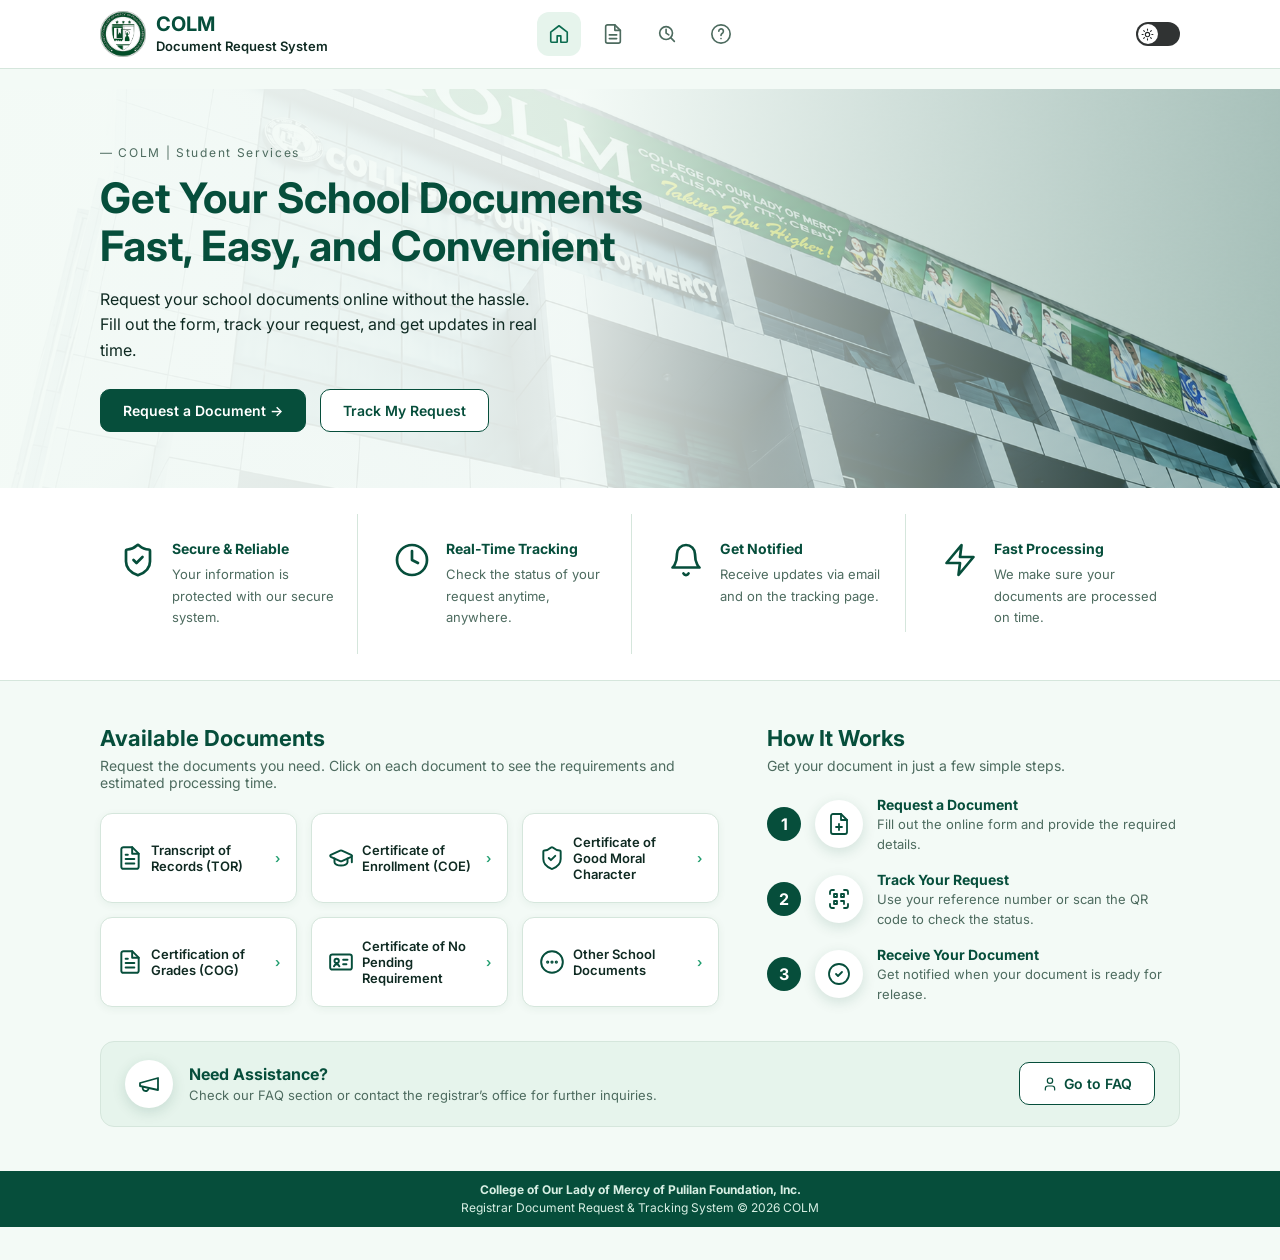
<file: index.html>
<!DOCTYPE html>
<html lang="en"><head><meta charset="UTF-8"><meta http-equiv="refresh" content="0; url=frontend/index.html"><title>COLM Document Request System</title></head>
<body><a href="frontend/index.html">Continue to COLM document requests</a></body></html>
</file>
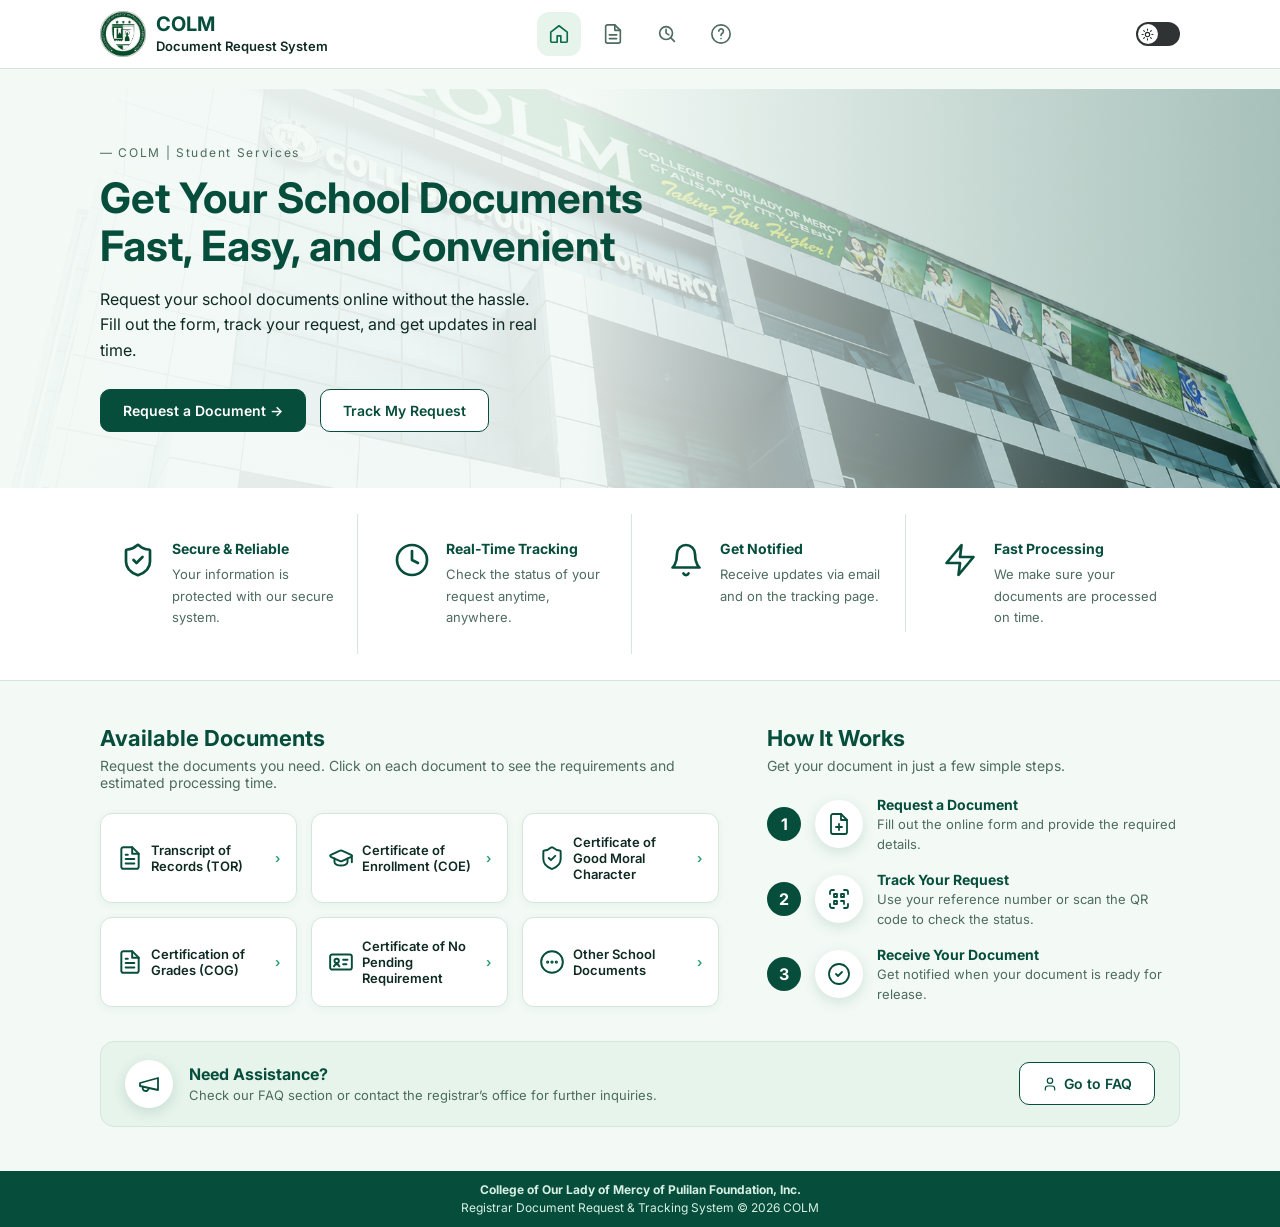
<file: frontend/index.html>
<!DOCTYPE html>
<html lang="en">
<head>
<meta charset="UTF-8">
<meta name="viewport" content="width=device-width, initial-scale=1.0">
<title>COLM Document Request System</title>
<meta name="description" content="Request school documents online from COLM and track the status of your request.">
<link rel="icon" href="assets/images/colm_logo.png">
<link href="https://fonts.googleapis.com/css2?family=Inter:wght@400;500;600;700&display=swap" rel="stylesheet">
<link rel="stylesheet" href="css/landing.css?v=33">
<script>
try { if (localStorage.getItem("colmTheme") === "dark") document.documentElement.classList.add("dark"); } catch (error) {}
</script>
<style>
#reqForm button[type="submit"][data-state="checking"]{opacity:.9;cursor:progress}
#reqForm button[type="submit"][data-state="ok"]{background:#1b7f4b;border-color:#1b7f4b;color:#fff}
#reqForm button[type="submit"][data-state="error"]{background:#b3261e;border-color:#b3261e;color:#fff}
.req-spin{display:inline-block;width:14px;height:14px;margin-right:8px;border:2px solid currentColor;border-right-color:transparent;border-radius:50%;vertical-align:-2px;animation:reqspin .7s linear infinite}
.req-spin.big{width:34px;height:34px;margin:0 0 14px;color:#0b4f3a;border-width:3px}
@keyframes reqspin{to{transform:rotate(360deg)}}
/* The next step opens inside this same dialog (same backdrop), so it stays "here" as an overlay. */
dialog.req-dlg.wizard{width:min(980px,96vw);max-width:none;padding:0;background:transparent;box-shadow:none;border-radius:0;overflow:visible}
dialog.req-dlg.wizard>.dh,dialog.req-dlg.wizard>#reqForm,dialog.req-dlg.wizard>.dx{display:none}
.next-step-card{position:absolute;top:50%;left:50%;transform:translate(-50%,-50%);padding:28px 36px;border-radius:16px;background:#fff;text-align:center;box-shadow:0 24px 64px rgba(0,0,0,.35);color:#0b4f3a;font-weight:600}
.next-step-card p{margin:0}
.next-step-frame{display:block;position:relative;width:100%;height:min(90vh,900px);border:0;background:transparent;opacity:0;transition:opacity .2s}
.next-step-frame.ready{opacity:1}
</style>
</head>
<body>
<svg width="0" height="0" style="position:absolute" aria-hidden="true"><defs>
<symbol id="i-file" viewBox="0 0 24 24"><path d="M14 2H6a2 2 0 0 0-2 2v16a2 2 0 0 0 2 2h12a2 2 0 0 0 2-2V8z"/><path d="M14 2v6h6M16 13H8M16 17H8M10 9H8"/></symbol>
<symbol id="i-fileplus" viewBox="0 0 24 24"><path d="M14 2H6a2 2 0 0 0-2 2v16a2 2 0 0 0 2 2h12a2 2 0 0 0 2-2V8z"/><path d="M14 2v6h6M12 18v-6M9 15h6"/></symbol>
<symbol id="i-cap" viewBox="0 0 24 24"><path d="M21.4 10.9a1 1 0 0 0 0-1.8L12.8 5.2a2 2 0 0 0-1.6 0L2.6 9.1a1 1 0 0 0 0 1.8l8.6 3.9a2 2 0 0 0 1.6 0z"/><path d="M22 10v6M6 12.5V16a6 3 0 0 0 12 0v-3.5"/></symbol>
<symbol id="i-shield" viewBox="0 0 24 24"><path d="M20 13c0 5-3.5 7.5-7.7 9a1 1 0 0 1-.7 0C7.5 20.5 4 18 4 13V6a1 1 0 0 1 1-1c2 0 4.5-1.2 6.2-2.7a1.2 1.2 0 0 1 1.5 0C14.5 3.8 17 5 19 5a1 1 0 0 1 1 1z"/><path d="m9 12 2 2 4-4"/></symbol>
<symbol id="i-clock" viewBox="0 0 24 24"><circle cx="12" cy="12" r="10"/><path d="M12 6v6l4 2"/></symbol>
<symbol id="i-bell" viewBox="0 0 24 24"><path d="M6 8a6 6 0 0 1 12 0c0 7 3 9 3 9H3s3-2 3-9M10.3 21a1.9 1.9 0 0 0 3.4 0"/></symbol>
<symbol id="i-bolt" viewBox="0 0 24 24"><path d="M13 2 3 14h9l-1 8 10-12h-9z"/></symbol>
<symbol id="i-idcard" viewBox="0 0 24 24"><rect x="2" y="5" width="20" height="14" rx="2"/><circle cx="8" cy="11" r="2"/><path d="M5.5 16c.5-1.5 1.7-2 2.5-2s2 .5 2.5 2M14 10h4M14 14h3"/></symbol>
<symbol id="i-more" viewBox="0 0 24 24"><circle cx="12" cy="12" r="10"/><circle cx="8" cy="12" r=".6"/><circle cx="12" cy="12" r=".6"/><circle cx="16" cy="12" r=".6"/></symbol>
<symbol id="i-qr" viewBox="0 0 24 24"><path d="M3 7V5a2 2 0 0 1 2-2h2M17 3h2a2 2 0 0 1 2 2v2M21 17v2a2 2 0 0 1-2 2h-2M7 21H5a2 2 0 0 1-2-2v-2"/><rect x="7" y="7" width="3" height="3"/><rect x="14" y="7" width="3" height="3"/><rect x="7" y="14" width="3" height="3"/><path d="M14 14h3v3"/></symbol>
<symbol id="i-check" viewBox="0 0 24 24"><circle cx="12" cy="12" r="10"/><path d="m9 12 2 2 4-4"/></symbol>
<symbol id="i-mega" viewBox="0 0 24 24"><path d="m3 11 18-5v12L3 14z"/><path d="M11.6 16.8a3 3 0 1 1-5.8-1.6"/></symbol>
<symbol id="i-user" viewBox="0 0 24 24"><path d="M19 21v-2a4 4 0 0 0-4-4H9a4 4 0 0 0-4 4v2"/><circle cx="12" cy="7" r="4"/></symbol>
<symbol id="i-award" viewBox="0 0 24 24"><circle cx="12" cy="8" r="6"/><path d="m15.5 12.9 1.5 9.1-5-3-5 3 1.5-9.1"/></symbol>
<symbol id="i-chart" viewBox="0 0 24 24"><path d="M18 20V10M12 20V4M6 20v-6"/></symbol>
<symbol id="i-copy" viewBox="0 0 24 24"><rect x="9" y="9" width="13" height="13" rx="2"/><path d="M5 15H4a2 2 0 0 1-2-2V4a2 2 0 0 1 2-2h9a2 2 0 0 1 2 2v1"/></symbol>
<symbol id="i-exit" viewBox="0 0 24 24"><path d="M9 21H5a2 2 0 0 1-2-2V5a2 2 0 0 1 2-2h4M16 17l5-5-5-5M21 12H9"/></symbol>
<symbol id="i-brief" viewBox="0 0 24 24"><rect x="2" y="7" width="20" height="14" rx="2"/><path d="M16 21V5a2 2 0 0 0-2-2h-4a2 2 0 0 0-2 2v16"/></symbol>
<symbol id="i-flag" viewBox="0 0 24 24"><path d="M4 15s1-1 4-1 5 2 8 2 4-1 4-1V3s-1 1-4 1-5-2-8-2-4 1-4 1zM4 22v-7"/></symbol>
<symbol id="i-book" viewBox="0 0 24 24"><path d="M2 3h6a4 4 0 0 1 4 4v14a3 3 0 0 0-3-3H2zM22 3h-6a4 4 0 0 0-4 4v14a3 3 0 0 1 3-3h7z"/></symbol>
<symbol id="i-clip" viewBox="0 0 24 24"><rect x="8" y="2" width="8" height="4" rx="1"/><path d="M16 4h2a2 2 0 0 1 2 2v14a2 2 0 0 1-2 2H6a2 2 0 0 1-2-2V6a2 2 0 0 1 2-2h2"/></symbol>
<symbol id="i-folder" viewBox="0 0 24 24"><path d="M22 19a2 2 0 0 1-2 2H4a2 2 0 0 1-2-2V5a2 2 0 0 1 2-2h5l2 3h9a2 2 0 0 1 2 2z"/></symbol>
</defs></svg>
<header><div class="wrap bar">
  <a class="brand" href="#home" onclick="event.preventDefault(); closeAll(); document.getElementById('home').scrollIntoView({behavior:'smooth', block:'start'}); return false;"><img src="assets/images/colm_logo.png" alt="COLM logo"><div><b>COLM</b><span>Document Request System</span></div></a>
  <nav id="landingNavigation">
    <a class="on" href="#home" aria-label="Home" title="Home" onclick="event.preventDefault(); closeAll(); document.getElementById('home').scrollIntoView({behavior:'smooth', block:'start'}); return false;"><svg viewBox="0 0 24 24" aria-hidden="true"><path d="m3 10 9-7 9 7v10a1 1 0 0 1-1 1h-6v-7h-4v7H4a1 1 0 0 1-1-1z"/></svg><span class="nav-label">Home</span></a>
    <a href="#request" data-open="all" aria-label="Request" title="Request" onclick="event.preventDefault(); openAll(); return false;"><svg viewBox="0 0 24 24" aria-hidden="true"><path d="M14 2H6a2 2 0 0 0-2 2v16a2 2 0 0 0 2 2h12a2 2 0 0 0 2-2V8z"/><path d="M14 2v6h6M8 13h8M8 17h8"/></svg><span class="nav-label">Request</span></a>
    <a href="#track" aria-label="Track" title="Track" onclick="event.preventDefault(); openTrack(); return false;"><svg viewBox="0 0 24 24" aria-hidden="true"><circle cx="11" cy="11" r="7"/><path d="m20 20-4-4M11 7v4l3 2"/></svg><span class="nav-label">Track</span></a>
    <a href="#faq" aria-label="FAQ" title="FAQ" onclick="event.preventDefault(); openFaq(); return false;"><svg viewBox="0 0 24 24" aria-hidden="true"><circle cx="12" cy="12" r="10"/><path d="M9.6 9a2.5 2.5 0 1 1 4.3 1.7c-1.1 1-1.9 1.2-1.9 2.8M12 17h.01"/></svg><span class="nav-label">FAQ</span></a>
  </nav>
  <a class="staff-login-secret" id="staffLoginSecret" href="login.html" hidden>Staff login</a>
  <button class="landing-theme-toggle compact" id="landingThemeToggle" type="button" role="switch" aria-checked="false" aria-label="Switch to dark mode" title="Light / Dark mode">
    <span class="theme-knob" aria-hidden="true">
      <svg class="theme-sun" viewBox="0 0 24 24"><circle cx="12" cy="12" r="4"/><path d="M12 2v2m0 16v2M4.93 4.93l1.42 1.42m11.3 11.3 1.42 1.42M2 12h2m16 0h2M4.93 19.07l1.42-1.42m11.3-11.3 1.42-1.42"/></svg>
      <svg class="theme-moon" viewBox="0 0 24 24"><path d="M20.2 15.4A8.5 8.5 0 0 1 8.6 3.8 8.5 8.5 0 1 0 20.2 15.4Z"/></svg>
    </span>
  </button>
</div></header>

<div class="request-panel-shell" id="requestModuleWrapper">
  <div id="allDlg" class="request-all-panel" hidden>
    <div class="allhead"><div><h3>Request a Document</h3><p>Browse available documents and start a request.</p></div><button type="button" class="panel-close" aria-label="Close and go back to Home" title="Close" onclick="goHome()"><svg viewBox="0 0 24 24" aria-hidden="true"><path d="M6 6l12 12M18 6 6 18"/></svg></button></div>
    <input id="q" type="search" placeholder="Search documents…" aria-label="Search documents">
    <div class="doc-grid" id="allDocs"></div>
    <p class="none" id="none" hidden>No documents match your search.</p>
  </div>
</div>

<div class="track-panel-shell" id="trackModuleWrapper">
  <section class="track-panel" id="track" hidden aria-labelledby="trackTitle">
    <div class="track-window">
      <div class="track-topbar">
        <img src="assets/images/colm_registrar_logo.png" alt="" class="track-seal">
        <button type="button" class="panel-close" aria-label="Close and go back to Home" title="Close" onclick="goHome()"><svg viewBox="0 0 24 24" aria-hidden="true"><path d="M6 6l12 12M18 6 6 18"/></svg></button>
      </div>
      <div class="track-head">
        <h2 id="trackTitle">Track Your Request</h2>
        <p class="track-number" id="trackSubtitle">Enter your tracking number to see where your request is.</p>
      </div>
      <form class="track-lookup" id="trackForm" novalidate>
        <div class="track-input-row">
          <input id="trackRefInput" type="text" placeholder="Enter your reference number" aria-label="Reference number" autocomplete="off">
          <button type="submit" class="btn fill" id="trackLookupBtn">Track</button>
        </div>
        <p id="trackLookupMsg" class="track-lookup-msg" aria-live="polite"></p>
      </form>
      <div class="track-card is-empty" id="trackCard">
        <div class="timeline" id="statusTimeline"></div>
        <aside class="track-details" id="trackDetails" aria-live="polite"></aside>
      </div>
      <div class="updated-row"><span>Updated:</span><time id="trackUpdated">—</time></div>
    </div>
  </section>
</div>

<div class="track-panel-shell" id="faqModuleWrapper">
  <section class="track-panel faq-panel" id="faqPanel" hidden aria-labelledby="faqTitle">
    <div class="track-window">
      <div class="track-topbar">
        <img src="assets/images/colm_registrar_logo.png" alt="" class="track-seal">
        <button type="button" class="panel-close" aria-label="Close and go back to Home" title="Close" onclick="goHome()"><svg viewBox="0 0 24 24" aria-hidden="true"><path d="M6 6l12 12M18 6 6 18"/></svg></button>
      </div>
      <div class="track-head">
        <h2 id="faqTitle">Frequently Asked Questions</h2>
        <p class="track-number">Quick answers about requesting documents.</p>
      </div>
      <div class="faq-groups">
        <section class="faq-cat" aria-label="Requesting Documents">
          <h3>Requesting Documents</h3>
          <details><summary>What documents can I request?</summary><p>You can request the Transcript of Records (₱250), Honorable Dismissal (₱350), Diploma (₱500), Certified True Copy of Academic Record (₱50), and these ₱100 documents:</p><ul><li>Certificate of Enrollment (COE)</li><li>Certificate of Good Moral Character</li><li>Certification of Grades (COG)</li><li>Certificate of No Pending Requirement</li><li>Certificate of Registration (COR)</li><li>Certificate of Graduation</li><li>Certificate of Units Earned</li><li>Certificate of General Weighted Average (GWA)</li><li>Internship/Training Certification</li><li>NSTP/CWTS-related Certification</li><li>Other Certifications</li></ul><p>See the Available Documents on the Home page for the full list.</p></details>
          <details><summary>How do I request a document?</summary><p>Log in to your student account, open the Document Catalog, and choose the document. Fill out the form, upload the files it asks for, choose your payment method and how you will receive the document, then submit. Upload your official payment receipt from My Requests so the Registrar can verify it. You will get a reference number (your Request ID) and a QR code for your request.</p></details>
          <details><summary>What requirements do I need?</summary><p>It depends on the document:</p><ul><li><b>Student verification</b> (most certificates): the system checks your student record. You only upload the files it asks for.</li><li><b>Accomplished request form</b> (Transcript of Records and Honorable Dismissal).</li><li><b>Certified True Copy:</b> the record to be certified, or a signed request form.</li><li><b>Payment:</b> upload your official payment receipt through the portal; keep the original receipt for pickup.</li></ul><p>Click a document on the Home page to see its exact requirements. Every file you upload is checked: it must be readable, complete, the right document, and show your name.</p></details>
        </section>
        <section class="faq-cat" aria-label="Request Status">
          <h3>Request Status</h3>
          <details><summary>How can I track my request?</summary><p>Use the Track page: enter the tracking number from the email we sent you. You can also log in and open My Requests to see all your requests and their status.</p></details>
          <details><summary>What do the request statuses mean?</summary><ul><li><b>Pending:</b> your request was received.</li><li><b>Under Verification:</b> your documents and payment are being checked.</li><li><b>Needs Correction:</b> something must be fixed. Open the request, read the reason, and upload the correct files.</li><li><b>Approved:</b> your document is being prepared or is ready for release.</li><li><b>Completed:</b> your document was released.</li><li><b>Rejected:</b> the request was not approved. See the remarks for the reason.</li></ul></details>
          <details><summary>How long does processing take?</summary><p>Most documents are processed on the same business day. The Transcript of Records and Diploma take 5–7 working days, and the Certificate of GWA takes 1–3 working days. The expected date is shown on your request.</p></details>
        </section>
        <section class="faq-cat" aria-label="Release & Claiming">
          <h3>Release & Claiming</h3>
          <details><summary>How will I know if my document is ready?</summary><p>You will get a notification in your account, and the status of your request changes to Approved (Ready for Release). Soft copies (for example COG and COR) can be downloaded from your dashboard once they are ready.</p></details>
          <details><summary>How can I claim my document?</summary><p>Go to the Registrar's Office on your claim date, between 9:00 A.M. and 4:00 P.M. only. Bring a valid ID and the original receipt for your verified payment. No payment is collected at pickup. Your request is marked Completed once it is released.</p></details>
          <details><summary>Can someone else claim it for me?</summary><p>Yes. Your representative must bring your ID and an authorization letter from you.</p></details>
        </section>
        <section class="faq-cat" aria-label="Problems & Support">
          <h3>Problems & Support</h3>
          <details><summary>What if I entered incorrect information?</summary><p>If the system or the Registrar finds a problem, your request becomes Needs Correction. Open it from My Requests, read what to fix, and upload the corrected files. If you already submitted and noticed a mistake yourself, contact the Registrar's Office as soon as possible, before your document is released.</p></details>
          <details><summary>What if I lost my Request ID?</summary><p>Log in and open My Requests. Your tracking number is listed beside every request, and the QR code and notifications also show it. If you cannot log in, visit the Registrar's Office with a valid ID.</p></details>
          <details><summary>What if my request is rejected?</summary><p>Open the request and read the remarks to see the reason. You can submit a new request once the rejected one is closed. If you already paid, contact the Registrar's Office to discuss the payment.</p></details>
        </section>
      </div>
    </div>
  </section>
</div>

<main id="home">
<section class="hero"><div class="wrap">
  <div>
    <p class="kick">— COLM | Student Services</p>
    <h1>Get Your School Documents Fast, Easy, and Convenient</h1>
    <p class="lead">Request your school documents online without the hassle. Fill out the form, track your request, and get updates in real time.</p>
    <div class="cta"><a class="btn fill" href="#request" data-open="all" onclick="event.preventDefault(); openAll(); return false;">Request a Document →</a><a class="btn" href="#track" onclick="event.preventDefault(); openTrack(); return false;">Track My Request</a></div>
  </div>
</div></section>

<div class="feat"><div class="wrap">
  <div><svg class="ic"><use href="#i-shield"/></svg><p><b>Secure &amp; Reliable</b><span>Your information is protected with our secure system.</span></p></div>
  <div><svg class="ic"><use href="#i-clock"/></svg><p><b>Real-Time Tracking</b><span>Check the status of your request anytime, anywhere.</span></p></div>
  <div><svg class="ic"><use href="#i-bell"/></svg><p><b>Get Notified</b><span>Receive updates via email and on the tracking page.</span></p></div>
  <div><svg class="ic"><use href="#i-bolt"/></svg><p><b>Fast Processing</b><span>We make sure your documents are processed on time.</span></p></div>
</div></div>

<section class="blk" id="request">
  <div class="wrap two">
    <div id="requirements">
      <h2>Available Documents</h2>
      <p class="sub">Request the documents you need. Click on each document to see the requirements and estimated processing time.</p>
      <div class="docs" id="docs"></div>
    </div>
    <div id="how-it-works">
      <h2>How It Works</h2>
      <p class="sub">Get your document in just a few simple steps.</p>
      <ol class="how">
        <li><em>1</em><div class="ico"><svg class="ic"><use href="#i-fileplus"/></svg></div><div><b>Request a Document</b><span>Fill out the online form and provide the required details.</span></div></li>
        <li><em>2</em><div class="ico"><svg class="ic"><use href="#i-qr"/></svg></div><div><b>Track Your Request</b><span>Use your reference number or scan the QR code to check the status.</span></div></li>
        <li><em>3</em><div class="ico"><svg class="ic"><use href="#i-check"/></svg></div><div><b>Receive Your Document</b><span>Get notified when your document is ready for release.</span></div></li>
      </ol>
    </div>
  </div>
  <div class="wrap"><div class="help"><div class="hl"><div class="ico"><svg class="ic"><use href="#i-mega"/></svg></div><div><b>Need Assistance?</b><span>Check our FAQ section or contact the registrar’s office for further inquiries.</span></div></div><a class="btn" href="#faq" onclick="event.preventDefault(); openFaq(); return false;"><svg class="ic sm"><use href="#i-user"/></svg>Go to FAQ</a></div></div>
</section>
</main>

<footer><strong>College of Our Lady of Mercy of Pulilan Foundation, Inc.</strong><br>Registrar Document Request &amp; Tracking System &copy; 2026 COLM</footer>

<style>
.req-dlg input::placeholder{color:#a3aea8;opacity:1}
.req-dlg input.invalid::placeholder{color:#d92d20;opacity:1;font-weight:600}
.req-resend-row{display:flex;align-items:center;justify-content:space-between;gap:10px;font-size:13px;font-weight:500;color:#5b6b63;text-transform:none;letter-spacing:0}
.req-resend-btn{padding:7px 14px;border:1.5px solid #0b4a36;border-radius:9px;background:transparent;color:#0b4a36;font:600 13px Inter,sans-serif;text-transform:none;letter-spacing:0;cursor:pointer;width:auto;min-height:0;height:auto;box-shadow:none}
.req-resend-btn:hover:not(:disabled){background:rgba(11,74,54,.08)}
.req-resend-btn:disabled{opacity:.55;cursor:default}
.rf-student-details{display:grid;gap:8px;margin:6px 0 10px;padding:12px;border-radius:12px;background:var(--g1)}
.rf-student-details div{display:grid;grid-template-columns:100px 1fr;gap:8px}
.rf-student-details dt{font-weight:700;color:var(--mut)}
.rf-student-details dd{margin:0;color:var(--ink);font-weight:600}
.rf-student-confirm h4,.rf-student-confirm p{margin:0}
html.dark .req-resend-row{color:#9fb3a8}html.dark .req-resend-btn{border-color:#7fd1ae;color:#7fd1ae}</style>
<dialog id="reqDlg" class="req-dlg" aria-labelledby="reqDlgTitle">
  <button class="x dx" id="reqX" type="button" aria-label="Close">×</button>
  <div class="dh"><i class="hic"><svg class="ic"><use href="#i-fileplus"/></svg></i><div><h3 id="reqDlgTitle">Request a Document</h3><p class="req-doc-name" id="reqDocName"></p></div></div>
  <form id="reqForm" novalidate>
    <input type="hidden" id="rfStatus" name="student_status" value="">
    <div class="rf-choose" id="rfChoose">
      <button type="button" class="rf-choice" data-status="currently_enrolled">Currently Enrolled</button>
      <span class="rf-or">or</span>
      <button type="button" class="rf-choice" data-status="alumni">Alumni</button>
    </div>
    <div class="rf-group" id="rfCommon" hidden>
      <div class="req-field" id="rfIdWrap" data-mode="currently_enrolled">
        <div class="req-label-row"><label for="rfId">Student ID</label></div>
        <div class="req-input-wrap">
          <input id="rfId" type="text" inputmode="numeric" pattern="[0-9\-]*" autocomplete="off" placeholder="Enter your Student ID" aria-describedby="rfIdHelp" required disabled>
        </div>
        <small id="rfIdHelp">Enter your Student ID. We’ll check it and show the matching school-record details.</small>
        <p id="rfLookupStatus" class="req-error" role="status" aria-live="polite"></p>
      </div>
      <section id="rfStudentConfirm" class="rf-group rf-student-confirm" data-mode="currently_enrolled" aria-labelledby="rfConfirmTitle" hidden>
        <h4 id="rfConfirmTitle">Please check your details</h4>
        <p>Is this information correct?</p>
        <dl class="rf-student-details">
          <div><dt>Name</dt><dd id="rfFoundName"></dd></div>
          <div><dt>Course</dt><dd id="rfFoundCourse"></dd></div>
          <div><dt>Year level</dt><dd id="rfFoundYear"></dd></div>
        </dl>
        <div class="req-actions">
          <button type="button" class="btn" id="rfConfirmNo">No, re-enter ID</button>
          <button type="button" class="btn fill" id="rfConfirmYes">Yes, these are my details</button>
        </div>
      </section>
      <div class="req-row" data-mode="alumni">
        <div class="req-field"><div class="req-label-row"><label for="rfFirst">First Name</label></div>
          <div class="req-input-wrap">
            <input id="rfFirst" name="first_name" type="text" autocomplete="given-name" placeholder="First name" required disabled>
          </div>
        </div>
        <div class="req-field"><div class="req-label-row"><label for="rfLast">Last Name</label></div>
          <div class="req-input-wrap">
            <input id="rfLast" name="last_name" type="text" autocomplete="family-name" placeholder="Last name" required disabled>
          </div>
        </div>
      </div>
      <div class="rf-group" data-mode="alumni">
        <label for="rfCourse">Course</label>
        <div class="req-input-wrap">
          <select id="rfCourse" name="course" required disabled>
            <option value="">Select course</option>
            <option>BSTM - Tourism Management</option><option>BSA - Accountancy</option><option>BS AIS - Accounting Information System</option><option>BSBA FM - Financial Management</option><option>BSBA MM - Marketing Management</option><option>BSEntrep - Entrepreneurship</option><option>BSIT - Information Technology</option><option>BSCS - Computer Science</option><option>BSCRIM - Criminology</option><option>BSHM - Hospitality Management</option><option>BTVTE - Food and Service Management</option><option>BTVTE - Home Economics</option><option>BTVTE - Animal and Crop Science</option><option>BTLE - Home Economics</option><option>BTLE - Agri-Fishery</option><option>BSRT - Radiologic Technology</option>
          </select>
        </div>
      </div>
      <div class="rf-group" id="rfAYGroup" data-mode="alumni">
        <label for="rfAY">Academic Year Graduated</label>
        <select id="rfAY" name="academic_year" required disabled>
          <option value="">Select academic year</option>
        </select>
      </div>
      <div class="rf-group" id="rfEnrolledEmailGroup" hidden>
        <label for="rfEmail">Email Address</label>
        <input id="rfEmail" type="email" autocomplete="email" placeholder="Enter an email address you can access" required disabled>
        <small>We’ll send a confirmation code to this email address.</small>
      </div>
      <div class="rf-group" id="rfAlumniEmailGroup" data-mode="alumni">
        <label for="rfAlumniEmail">Email Address</label>
        <input id="rfAlumniEmail" name="email" type="email" autocomplete="email" placeholder="Enter an email address you can access" required disabled>
        <small>We’ll send a confirmation code to this email address.</small>
      </div>
    </div>
    <p class="req-error" id="reqError" aria-live="polite"></p>
    <div class="req-actions" id="rfActions" hidden><button type="button" class="btn" id="reqCancel">Cancel</button><button type="submit" class="btn fill">Continue</button></div>
  </form>
</dialog>

<dialog id="requestCancelConfirm" class="request-cancel-confirm" aria-labelledby="requestCancelConfirmTitle">
  <div class="request-cancel-confirm-icon" aria-hidden="true">!</div>
  <h3 id="requestCancelConfirmTitle">Are you sure you want to cancel?</h3>
  <p>Your request details will be discarded.</p>
  <div class="request-cancel-confirm-actions">
    <button class="btn" type="button" id="keepRequest">Continue request</button>
    <button class="btn fill" type="button" id="confirmCancelRequest">Yes, cancel</button>
  </div>
</dialog>

<dialog id="dlg"><button class="x dx" id="dX" type="button" aria-label="Back to documents">×</button><div class="dh"><i class="hic"><svg class="ic"><use id="dU" href="#i-file"/></svg></i><h3 id="dT"></h3></div><p id="dD"></p><ul id="dR"></ul>
  <div class="meta"><span><b>Fee:</b> <span id="dF"></span></span><span><b>Processing:</b> <span id="dP"></span></span></div>
  <div class="cta"><button type="button" class="btn fill" id="dReq">Request this document</button></div></dialog>

<script>
// [name, description, requirements, fee, processing, icon, release methods]  (fees and days follow database/install.sql)
const SCH="Same business day";
const SOFT=["Softcopy","Hardcopy"],HARD=["Hardcopy"];
const D=[
["Transcript of Records (TOR)","Official consolidated academic transcript covering all course units, grades, and graduation credentials.",["Accomplished request form"],"₱250","5–7 working days","file",HARD],
["Certificate of Enrollment (COE)","Formal verification confirming active student status in the current semester.",["No additional requirements"],"₱100",SCH,"cap",HARD],
["Certificate of Good Moral Character","Attestation from the Office of Student Affairs and Registrar regarding discipline record.",["No additional requirements"],"₱100",SCH,"shield",HARD],
["Certification of Grades (COG)","Official certificate with the semester breakdown of subjects taken and grades obtained.",["No additional requirements"],"₱100",SCH,"file",SOFT],
["Certificate of No Pending Requirement","Certifies completion of all coursework, prerequisites, and thesis/internship requirements.",["No additional requirements"],"₱100",SCH,"idcard",HARD],
["Certificate of Registration (COR)","Certified copy of the official enrollment registration and scheduled course matrix.",["No additional requirements"],"₱100",SCH,"clip",SOFT],
["Certificate of Graduation","Official attestation confirming the degree earned and graduation date.",["No additional requirements"],"₱100",SCH,"award",HARD],
["Certificate of Units Earned","Statement indicating total credited collegiate units completed to date.",["No additional requirements"],"₱100",SCH,"book",HARD],
["Certificate of General Weighted Average (GWA)","Certification of overall cumulative grade point average across all completed semesters.",["No additional requirements"],"₱100","1–3 working days","chart",HARD],
["Honorable Dismissal","Official document permitting a student to transfer out and enroll in another collegiate institution.",["Accomplished request form"],"₱350",SCH,"exit",HARD],
["Certified True Copy of Academic Record","Registrar seal and dry stamp verifying the authenticity of submitted photocopies of records.",["Record to be certified, or a signed request form"],"₱50",SCH,"copy",HARD],
["Internship/Training Certification","Formal certification of completed on-the-job training (OJT) or practicum hours.",["No additional requirements"],"₱100",SCH,"brief",HARD],
["NSTP/CWTS-related Certification","Official certificate and serial number for completed National Service Training Program.",["No additional requirements"],"₱100",SCH,"flag",HARD],
["Other Certifications","Custom registrar certification for special academic or administrative situations.",["No additional requirements"],"₱100",SCH,"more",HARD],
["Diploma","Official hard-copy diploma. Upload your payment receipt for verification and bring the original when claiming.",["Payment receipt"],"₱500","5–7 working days","award",HARD]];
const SVG=n=>'<svg class="ic"><use href="#i-'+n+'"/></svg>';
const dlg=document.getElementById("dlg"),allDlg=document.getElementById("allDlg");
let shownDoc=null;
function show(d,fromAll){shownDoc=d;dT.textContent=d[0];dD.textContent=d[1];dR.innerHTML="";d[2].forEach(r=>{const l=document.createElement("li");l.textContent=r;dR.appendChild(l)});
 dF.textContent=d[3];dP.textContent=d[4];dU.setAttribute("href","#i-"+d[5]);dX.onclick=()=>{dlg.close();if(fromAll)openAll()};dlg.showModal()}
function setNavState(activeText) {
  const navLinks = [...document.querySelectorAll("header nav a")];
  navLinks.forEach(link => {
    const isActive = link.textContent.trim() === activeText;
    link.classList.toggle("on", isActive);
    link.classList.toggle("active", isActive);
  });
}

// The X button on every navigation page (Request, Track, FAQ): close it and go back to Home.
function goHome(){
  closeAll();
  const home=document.getElementById("home"); if(home) home.scrollIntoView({behavior:"smooth", block:"start"});
}
function closeAll(){
  const faqPanel=document.getElementById("faqPanel"); if(faqPanel){faqPanel.hidden=true; faqPanel.classList.remove("is-open");}
  const settingsPanel=document.getElementById("settingsPanel"); if(settingsPanel){settingsPanel.hidden=true; settingsPanel.classList.remove("is-open");}
  allDlg.hidden=true; allDlg.classList.remove("is-open");
  const trackPanel=document.getElementById("track"); if(trackPanel){trackPanel.hidden=true; trackPanel.classList.remove("is-open");}
  const main=document.querySelector("main"); if(main) main.style.display="";
  setNavState("Home");
}
function closeTrack(){
  const faqPanel=document.getElementById("faqPanel"); if(faqPanel){faqPanel.hidden=true; faqPanel.classList.remove("is-open");}
  const settingsPanel=document.getElementById("settingsPanel"); if(settingsPanel){settingsPanel.hidden=true; settingsPanel.classList.remove("is-open");}
  const trackPanel=document.getElementById("track"); if(trackPanel){trackPanel.hidden=true; trackPanel.classList.remove("is-open");}
  const main=document.querySelector("main"); if(main) main.style.display="";
  setNavState("Home");
}
function openAll(){
  const faqPanel=document.getElementById("faqPanel"); if(faqPanel){faqPanel.hidden=true; faqPanel.classList.remove("is-open");}
  const settingsPanel=document.getElementById("settingsPanel"); if(settingsPanel){settingsPanel.hidden=true; settingsPanel.classList.remove("is-open");}
  const trackPanel=document.getElementById("track"); if(trackPanel){trackPanel.hidden=true; trackPanel.classList.remove("is-open");}
  q.value=""; filter();
  allDlg.hidden=false; allDlg.classList.add("is-open");
  const main=document.querySelector("main"); if(main) main.style.display="none";
  setNavState("Request");
  const target=document.getElementById("allDlg"); if(target){target.scrollIntoView({behavior:"smooth", block:"start"});}
}
function openTrack(){
  const faqPanel=document.getElementById("faqPanel"); if(faqPanel){faqPanel.hidden=true; faqPanel.classList.remove("is-open");}
  const settingsPanel=document.getElementById("settingsPanel"); if(settingsPanel){settingsPanel.hidden=true; settingsPanel.classList.remove("is-open");}
  const trackPanel=document.getElementById("track");
  if(trackPanel){trackPanel.hidden=false; trackPanel.classList.add("is-open");}
  const main=document.querySelector("main"); if(main) main.style.display="none";
  const requestPanel=document.getElementById("allDlg"); if(requestPanel){requestPanel.hidden=true; requestPanel.classList.remove("is-open");}
  setNavState("Track");
  if(trackPanel){trackPanel.scrollIntoView({behavior:"smooth", block:"start"});}
}

function closeFaq(){
  const faqPanel=document.getElementById("faqPanel"); if(faqPanel){faqPanel.hidden=true; faqPanel.classList.remove("is-open");}
  const settingsPanel=document.getElementById("settingsPanel"); if(settingsPanel){settingsPanel.hidden=true; settingsPanel.classList.remove("is-open");}
  const main=document.querySelector("main"); if(main) main.style.display="";
  setNavState("Home");
}
function openFaq(){
  const trackPanel=document.getElementById("track"); if(trackPanel){trackPanel.hidden=true; trackPanel.classList.remove("is-open");}
  const settingsPanel=document.getElementById("settingsPanel"); if(settingsPanel){settingsPanel.hidden=true; settingsPanel.classList.remove("is-open");}
  const requestPanel=document.getElementById("allDlg"); if(requestPanel){requestPanel.hidden=true; requestPanel.classList.remove("is-open");}
  const faq=document.getElementById("faqPanel");
  if(faq){faq.hidden=false; faq.classList.add("is-open");}
  const main=document.querySelector("main"); if(main) main.style.display="none";
  setNavState("FAQ");
  if(faq){faq.scrollIntoView({behavior:"smooth", block:"start"});}
}
function openSettings(){
  const trackPanel=document.getElementById("track"); if(trackPanel){trackPanel.hidden=true; trackPanel.classList.remove("is-open");}
  const requestPanel=document.getElementById("allDlg"); if(requestPanel){requestPanel.hidden=true; requestPanel.classList.remove("is-open");}
  const faqPanel=document.getElementById("faqPanel"); if(faqPanel){faqPanel.hidden=true; faqPanel.classList.remove("is-open");}
  const settings=document.getElementById("settingsPanel");
  if(settings){settings.hidden=false; settings.classList.add("is-open");}
  const main=document.querySelector("main"); if(main) main.style.display="none";
  setNavState("Settings");
  if(settings){settings.scrollIntoView({behavior:"smooth", block:"start"});}
}

window.addEventListener("DOMContentLoaded", function(){
  const emailTrackingRef=new URLSearchParams(location.search).get("track");
  const trackPanel=document.getElementById("track");
  if(trackPanel){trackPanel.hidden=true; trackPanel.classList.remove("is-open");}
  const requestPanel=document.getElementById("allDlg");
  if(requestPanel){requestPanel.hidden=true; requestPanel.classList.remove("is-open");}
  const main=document.querySelector("main");
  if(main) main.style.display="";
  const faqP=document.getElementById("faqPanel"); if(faqP){faqP.hidden=true; faqP.classList.remove("is-open");}
  const settingsP=document.getElementById("settingsPanel"); if(settingsP){settingsP.hidden=true; settingsP.classList.remove("is-open");}
  setNavState("Home");
  if(emailTrackingRef&&emailTrackingRef.trim()) showTrackWith(emailTrackingRef.trim().slice(0,40));
  else renderTrack(null);
});
function card(d,fromAll,sub){const b=document.createElement("button");b.className="doc";b.type="button";
 b.innerHTML=SVG(d[5])+"<span><b></b>"+(sub?"<small></small>":"")+"</span><i>›</i>";
 b.querySelector("b").textContent=d[0];if(sub)b.querySelector("small").textContent=d[3]+" · "+d[4];
 b.onclick=()=>{if(fromAll)closeAll();show(d,fromAll)};return b}
// home grid: first five documents + "Other School Documents" (opens the full list)
D.slice(0,5).forEach(d=>docs.appendChild(card(d,false,false)));
const other=document.createElement("button");other.className="doc";other.type="button";other.innerHTML=SVG("more")+"<span><b>Other School Documents</b></span><i>›</i>";other.onclick=openAll;docs.appendChild(other);
// "Request a Document" module: every document
const esc=t=>String(t).replace(/[&<>"]/g,c=>({"&":"&amp;","<":"&lt;",">":"&gt;",'"':"&quot;"}[c]));
const chk=t=>'<p class="meta-check">'+SVG("check")+" "+esc(t)+"</p>";
D.forEach((d,i)=>{const c=document.createElement("div");c.className="doc-item";c.dataset.n=d[0].toLowerCase();
 c.innerHTML='<div class="doc-card"><h3>'+esc(d[0])+'</h3><span class="doc-price">'+esc(d[3])+'</span><p class="doc-desc">'+esc(d[1])+'</p><button type="button" class="doc-request-btn" data-i="'+i+'">Select Document</button></div>'+
 '<div class="doc-card-meta"><p><strong>Processing Days:</strong> '+esc(d[4])+'</p><p class="meta-label"><strong>Requirements:</strong></p>'+d[2].map(chk).join("")+
 '<p class="meta-label"><strong>Available Released Method:</strong></p>'+d[6].map(chk).join("")+'</div>';allDocs.appendChild(c)});
// ---------- Request form (Select Document / Request this document) ----------
const reqDlg=document.getElementById("reqDlg"),reqForm=document.getElementById("reqForm"),reqError=document.getElementById("reqError");
const requestCancelConfirm=document.getElementById("requestCancelConfirm");
let reqDoc=null;
let enrolledProfile=null,studentLookupTimer=null,studentLookupController=null,studentLookupSequence=0;
function openRequestForm(d){
  reqDoc=d; reqForm.reset(); reqError.textContent=""; setGo("idle");
  clearTimeout(studentLookupTimer);
  if(studentLookupController) studentLookupController.abort();
  enrolledProfile=null;
  clearInterval(resendTimer);clearInterval(codeExpiryTimer);
  const oldCode=document.getElementById("rfCodeWrap"); if(oldCode) oldCode.remove();   // the code box must not survive from an earlier document
  document.getElementById("rfStatus").value="";   // a hidden field is not cleared by reset()
  applyStatus();
  [...reqForm.elements].forEach(el=>el.classList&&el.classList.remove("invalid"));
  clearStudentValidation();
  document.getElementById("reqDocName").textContent=d[0]+" · "+d[3];
  if(dlg.open) dlg.close();
  reqDlg.showModal();
  document.querySelector(".rf-choice").focus();
}

// Academic Year Graduated: only the last 10 finished academic years (the school year starts in June).
(function(){
  const now = new Date();
  const lastGraduateYear = now.getMonth() >= 5 ? now.getFullYear() - 1 : now.getFullYear() - 2;
  const firstGraduateYear = lastGraduateYear - 9;
  let h='<option value="">Select academic year</option>';
  for(let y = lastGraduateYear; y >= firstGraduateYear; y--) h += "<option>" + y + "-" + (y + 1) + "</option>";
  document.getElementById("rfAY").innerHTML = h;
})();
function applyStatus(){
  const st=document.getElementById("rfStatus").value;
  clearTimeout(studentLookupTimer);
  if(studentLookupController) studentLookupController.abort();
  studentLookupSequence++;
  enrolledProfile=null;
  document.getElementById("rfCommon").hidden=!st;
  document.getElementById("rfChoose").hidden=!!st;
  document.getElementById("rfActions").hidden=!st||st==="currently_enrolled";
  document.getElementById("reqError").hidden=!st;
  document.querySelectorAll("#rfCommon [data-mode]").forEach(g=>{
    const on=g.dataset.mode===st;
    g.hidden=!on;
    g.querySelectorAll("input,select").forEach(el=>{el.disabled=!on;if(!on){el.value="";el.classList.remove("invalid");}});
  });
  document.getElementById("rfStudentConfirm").hidden=true;
  document.getElementById("rfEnrolledEmailGroup").hidden=true;
  document.getElementById("rfEmail").disabled=true;
  document.getElementById("rfLookupStatus").textContent="";
  if(st==="currently_enrolled") document.getElementById("rfId").disabled=false;
  clearStudentValidation();
}
document.querySelectorAll(".rf-choice").forEach(b=>b.addEventListener("click",()=>{
  document.getElementById("rfStatus").value=b.dataset.status;
  applyStatus();
  document.getElementById(b.dataset.status==="currently_enrolled"?"rfId":"rfFirst").focus();
}));
function clearEnrolledLookup(){
  enrolledProfile=null;
  document.getElementById("rfStudentConfirm").hidden=true;
  document.getElementById("rfEnrolledEmailGroup").hidden=true;
  document.getElementById("rfEmail").disabled=true;
  document.getElementById("rfActions").hidden=true;
  setStudentLookupStatus("");
}
function setStudentLookupStatus(message,isError=false){
  const status=document.getElementById("rfLookupStatus");
  status.textContent=message;
  status.classList.toggle("error",isError);
}
document.getElementById("rfId").addEventListener("input",e=>{
  const input=e.target;
  input.value=input.value.replace(/[^0-9-]/g,"");
  clearTimeout(studentLookupTimer);
  if(studentLookupController) studentLookupController.abort();
  clearEnrolledLookup();
  reqError.textContent="";
  if(input.value.length<3){
    setStudentLookupStatus(input.value?"Enter your complete Student ID.":"",!!input.value);
    return;
  }
  const studentId=input.value,sequence=++studentLookupSequence;
  setStudentLookupStatus("Checking Student ID...");
  studentLookupTimer=setTimeout(()=>{
    studentLookupController=new AbortController();
    fetch("../api/check_students.php",{method:"POST",credentials:"same-origin",signal:studentLookupController.signal,headers:{"Content-Type":"application/json",Accept:"application/json"},body:JSON.stringify({student_id:studentId})})
      .then(r=>r.json().catch(()=>null).then(d=>({r,d})))
      .then(({r,d})=>{
        if(sequence!==studentLookupSequence||input.value!==studentId) return;
        if(r.ok&&d&&d.ok&&d.student){
          enrolledProfile=d.student;
          document.getElementById("rfFoundName").textContent=[d.student.first_name,d.student.last_name].filter(Boolean).join(" ");
          document.getElementById("rfFoundCourse").textContent=d.student.course;
          document.getElementById("rfFoundYear").textContent=d.student.year_level;
          document.getElementById("rfStudentConfirm").hidden=false;
          setStudentLookupStatus("Student ID found.");
        }else{
          setStudentLookupStatus((d&&d.error)||"We could not verify this Student ID. Check it or contact the Registrar.",true);
        }
      })
      .catch(error=>{
        if(error&&error.name==="AbortError") return;
        if(sequence===studentLookupSequence) setStudentLookupStatus("Cannot check the Student ID right now. Check your connection and try again.",true);
      });
  },450);
});
document.getElementById("rfConfirmYes").addEventListener("click",()=>{
  if(!enrolledProfile) return;
  document.getElementById("rfStudentConfirm").hidden=true;
  document.getElementById("rfEnrolledEmailGroup").hidden=false;
  document.getElementById("rfEmail").disabled=false;
  document.getElementById("rfActions").hidden=false;
  document.getElementById("reqError").textContent="Enter the email address where you can receive the confirmation code.";
  document.getElementById("rfEmail").focus();
});
document.getElementById("rfConfirmNo").addEventListener("click",()=>{
  document.getElementById("rfId").value="";
  clearEnrolledLookup();
  document.getElementById("rfId").focus();
});
function clearStudentValidation(){
  ["rfFirst","rfLast","rfId","rfCourse","rfAY","rfEmail","rfAlumniEmail"].forEach(i=>document.getElementById(i).classList.remove("invalid"));
}
function cancelRequestForm(){
  const keepRequest=document.getElementById("keepRequest");
  const confirmCancel=document.getElementById("confirmCancelRequest");
  return new Promise(resolve=>{
    requestCancelConfirm.addEventListener("close",()=>resolve(requestCancelConfirm.returnValue==="confirm"),{once:true});
    keepRequest.onclick=()=>requestCancelConfirm.close("keep");
    confirmCancel.onclick=()=>requestCancelConfirm.close("confirm");
    requestCancelConfirm.showModal();
    keepRequest.focus();
  }).then(confirmed=>{if(confirmed) reqDlg.close();});
}
document.getElementById("reqX").onclick=document.getElementById("reqCancel").onclick=cancelRequestForm;
document.getElementById("dReq").onclick=()=>{ if(shownDoc) openRequestForm(shownDoc); };
allDocs.addEventListener("click",e=>{const b=e.target.closest(".doc-request-btn"); if(b) openRequestForm(D[+b.dataset.i]);});
function requestPayload(){
  const f=Object.fromEntries(new FormData(reqForm).entries());
  Object.keys(f).forEach(k=>f[k]=String(f[k]).trim());
  if(document.getElementById("rfStatus").value==="currently_enrolled"){
    if(enrolledProfile){
      f.student_status="currently_enrolled";
      f.student_id=document.getElementById("rfId").value.trim();
      f.first_name=enrolledProfile.first_name;
      f.last_name=enrolledProfile.last_name;
      f.course=enrolledProfile.course;
      f.year_level=enrolledProfile.year_level;
    }
    f.email=document.getElementById("rfEmail").value.trim();
  }
  return f;
}
reqForm.addEventListener("submit",e=>{
  e.preventDefault();
  const f=requestPayload();
  if(f.student_status==="currently_enrolled"){
    const email=document.getElementById("rfEmail");
    if(!enrolledProfile||document.getElementById("rfEnrolledEmailGroup").hidden){
      reqError.textContent="Enter a valid Student ID and confirm that the displayed details are yours.";
      return;
    }
    if(!/^[^\s@]+@[^\s@]+\.[^\s@]+$/.test(f.email)){
      email.classList.add("invalid");
      reqError.textContent="Please enter a valid email address.";
      email.focus();
      return;
    }
    email.classList.remove("invalid");
  }
  // Verification code step: the code must be the full 6 digits before it is sent to the server.
  const codeEl=document.getElementById("rfCode");
  if(codeEl){
    const digits=codeEl.value.replace(/\D/g,"");
    if(digits.length!==6){
      codeEl.classList.add("invalid");animateOnce(codeEl,"rf-shake");
      reqError.textContent=digits.length?"The code is incomplete. Please enter all 6 digits ("+digits.length+" of 6 entered).":"Please enter the 6-digit code we sent to your email.";
      codeEl.focus();return;
    }
  }
  let bad=null;
  [...reqForm.elements].filter(el=>el.name&&!el.disabled).forEach(el=>{
    const empty=!f[el.name]; const mail=el.name==="email"&&f.email&&!/^[^\s@]+@[^\s@]+\.[^\s@]+$/.test(f.email);
    el.classList.toggle("invalid",empty||mail); if((empty||mail)&&!bad) bad=el;
  });
  if(bad){reqError.textContent=bad.name==="email"&&f.email?"Please enter a valid email address.":"Please fill out all fields.";bad.focus();return;}
  reqError.textContent="";
  setGo("checking");
  const ctl=new AbortController(),timer=setTimeout(()=>ctl.abort(),20000);
  fetch("../api/guest_start.php",{method:"POST",credentials:"same-origin",signal:ctl.signal,headers:{"Content-Type":"application/json",Accept:"application/json"},body:JSON.stringify(f)})
    .then(r=>r.json().catch(()=>null).then(d=>({r,d,ok:r.ok&&d&&d.ok!==false})))
    .then(({r,d,ok})=>{
      clearTimeout(timer);
      if(!ok){
        if(document.getElementById("rfCodeWrap")&&/expired|already used|Too many wrong codes/i.test((d&&d.error)||"")){
          const resend=document.getElementById("rfResend");
          if(resend){resend.disabled=false;resend.textContent="Resend Code";}
          reqError.textContent=d.error+" Use Resend Code to continue.";
          setGo("idle");
          return;
        }
        if(document.getElementById("rfCode")&&/not correct/i.test((d&&d.error)||"")){
          const ce=document.getElementById("rfCode");
          fail(d.error);ce.value="";ce.classList.add("invalid");animateOnce(ce,"rf-shake");ce.focus();return;
        }
        fail((d&&d.error)||"The server sent an unexpected reply (HTTP "+r.status+"). Please try again.");return;
      }
      if(d.otp_required){showCodeStep(d.message,d.retry_after,d.expires_in);return;}
      setGo("ok");
      // The next step (the request wizard) opens with this document already chosen.
      // Kept until the request is submitted or cancelled, so a page refresh brings the request back (see resumeRequest below).
      try{sessionStorage.setItem("colmRequestDraft",JSON.stringify({document:reqDoc[0]}));}catch(err){}
      setTimeout(showNextStepOverlay,400);          // the next step opens right here, on top of this page
    })
    .catch(err=>{
      clearTimeout(timer);
      fail(err&&err.name==="AbortError"?"The server is taking too long to answer. Check that Apache and MySQL are running, then try again.":"Cannot reach the server. Check your connection and try again.");
    });
});

// Step 2 of the email check: a code box appears under the form. The same Continue button then sends the code.
function showCodeStep(message,wait,expiresIn){
  let box=document.getElementById("rfCodeWrap");
  if(!box){
    box=document.createElement("label");box.id="rfCodeWrap";box.className="req-field";
    box.innerHTML='Verification code (check your email)<input name="code" id="rfCode" inputmode="numeric" maxlength="6" autocomplete="one-time-code" placeholder="6-digit code"><span id="rfCodeExpiry" class="req-resend-row" aria-live="polite"></span><span class="req-resend-row"><span>Didn\'t receive code?</span><button type="button" class="req-resend-btn" id="rfResend">Resend Code</button></span>';
    reqForm.insertBefore(box,goBtn.parentElement===reqForm?goBtn:goBtn.parentElement);
    document.getElementById("rfResend").addEventListener("click",resendCode);
  }
  document.getElementById("rfCode").value="";
  document.getElementById("rfCode").focus();
  reqError.textContent=message;
  setGo("idle");
  startResendWait(wait,expiresIn);
}
// Codes expire after five minutes; a new code can be requested after a one-minute cooldown.
let resendTimer=null,codeExpiryTimer=null;
function startResendWait(seconds,expiresIn){
  clearInterval(resendTimer);
  clearInterval(codeExpiryTimer);
  const btn=document.getElementById("rfResend");if(!btn) return;
  let left=Math.max(0,Math.ceil(+seconds||60));
  let expires=Math.max(1,Math.ceil(+expiresIn||300));
  const expiry=document.getElementById("rfCodeExpiry");
  const format=n=>Math.floor(n/60)+"m "+String(n%60).padStart(2,"0")+"s";
  btn.disabled=left>0;
  btn.textContent=left>0?"Resend Code in "+left+"s":"Resend Code";
  if(expiry) expiry.textContent="Code expires in "+format(expires);
  if(left>0) resendTimer=setInterval(()=>{
    const b=document.getElementById("rfResend");
    if(!b){clearInterval(resendTimer);return;}
    if(--left===0){
      clearInterval(resendTimer);b.disabled=false;b.textContent="Resend Code";
    }else b.textContent="Resend Code in "+left+"s";
  },1000);
  codeExpiryTimer=setInterval(()=>{
    if(!document.getElementById("rfCodeWrap")){clearInterval(codeExpiryTimer);return;}
    expires--;
    if(expiry) expiry.textContent=expires>0?"Code expires in "+format(expires):"Code expired";
    if(expires<=0){
      clearInterval(codeExpiryTimer);
      const code=document.getElementById("rfCode");
      if(code){code.value="";code.classList.add("invalid");}
      reqError.textContent="This code has expired. Use Resend Code to get a new one.";
    }
  },1000);
}
// The code is checked by itself as soon as 6 digits are in: no Verify button.
document.addEventListener("input",e=>{
  if(!e.target||e.target.id!=="rfCode") return;
  e.target.value=e.target.value.replace(/\D/g,"").slice(0,6);
  e.target.classList.remove("invalid");
  if(goBtn.dataset.state==="error"){setGo("idle");}
  if(!/expired/i.test(reqError.textContent)) reqError.textContent="";
  if(e.target.value.length===6&&goBtn.dataset.state!=="checking"&&goBtn.dataset.state!=="ok"){
    e.target.blur();
    reqError.textContent="Verifying...";
    reqForm.requestSubmit();
  }
});
function resendCode(){
  const btn=document.getElementById("rfResend");if(!btn||btn.disabled) return;
  const f=requestPayload();
  delete f.code;                                  // no code = the server sends a new one (the old one stops working)
  btn.disabled=true;btn.textContent="Sending...";
  fetch("../api/guest_start.php",{method:"POST",credentials:"same-origin",headers:{"Content-Type":"application/json",Accept:"application/json"},body:JSON.stringify(f)})
    .then(r=>r.json().catch(()=>null).then(d=>({r,d})))
    .then(({r,d})=>{
      if(!document.getElementById("rfResend")) return;
      if(r.ok&&d&&d.otp_required){
        if(!d.already_sent) document.getElementById("rfCode").value="";
        reqError.textContent=d.message;
        startResendWait(d.retry_after,d.expires_in);
      }else{
        reqError.textContent=(d&&d.error)||"We could not send a new code. Please try again.";
        btn.disabled=false;btn.textContent="Resend Code";
      }
    })
    .catch(()=>{btn.disabled=false;btn.textContent="Resend Code";reqError.textContent="Cannot reach the server. Check your connection and try again.";});
}

// The email (or any other detail) can still be changed after the code was sent: the old code is dropped and Continue sends a new one.
reqForm.addEventListener("input",e=>{
  if(e.target.id==="rfCode") return;
  const box=document.getElementById("rfCodeWrap");
  if(box){box.remove();clearInterval(resendTimer);clearInterval(codeExpiryTimer);setGo("idle");reqError.textContent="";}
});

// The Continue button shows where the check is: Continue -> Verifying... -> Verified (or Try again when something is wrong).
const goBtn=reqForm.querySelector('button[type="submit"]');
const GO_TEXT={idle:"Continue",checking:'<span class="req-spin" aria-hidden="true"></span>Verifying...',ok:"Verified \u2713",error:"Try again"};
function setGo(state){
  goBtn.dataset.state=state;
  goBtn.disabled=state==="checking"||state==="ok";
  goBtn.innerHTML=GO_TEXT[state];
  goBtn.style.display="";   // Continue stays visible in the code step too (the code is also checked by itself when the 6th digit is typed)
}
function fail(message){reqError.textContent=message;setGo("error");}
// Changing any field after an error puts the button back to Continue.
reqForm.addEventListener("input",e=>{if(goBtn.dataset.state==="error"&&!(e.target&&e.target.id==="rfCode")){setGo("idle");reqError.textContent="";}});
reqForm.addEventListener("change",()=>{if(goBtn.dataset.state==="error"){setGo("idle");reqError.textContent="";}});
let nextFrame=null,nextLoader=null;
function removeNextStep(){
  if(nextFrame){nextFrame.remove();nextFrame=null;}
  if(nextLoader){nextLoader.remove();nextLoader=null;}
}
function showNextStepOverlay(){
  removeNextStep();
  reqDlg.classList.add("wizard");                // same dialog and backdrop: only its content changes
  if(!reqDlg.open) reqDlg.showModal();
  const loader=document.createElement("div");
  loader.className="next-step-card";
  loader.innerHTML='<span class="req-spin big" aria-hidden="true"></span><p>Opening your request form...</p>';
  // The request wizard (student.html) is shown inside the dialog; the address bar stays on index.html.
  const fr=document.createElement("iframe");
  fr.className="next-step-frame"; fr.title="Document Request Form"; fr.src="student.html?v=38";
  fr.addEventListener("load",()=>fr.classList.add("ready"));
  reqDlg.append(loader,fr);
  nextLoader=loader; nextFrame=fr;
}
// Messages from the wizard: it is ready (hide the loader), or it asks to be closed (Cancel / Back to Home).
window.addEventListener("message",e=>{
  if(e.origin!==location.origin||!e.data) return;
  if(e.data.colmReady===true){if(nextLoader){nextLoader.remove();nextLoader=null;}return;}
  if(e.data.colmDone===true){reqFinished=true;return;}          // request submitted: leaving is no longer a problem
  if(e.data.colmClose===true&&reqDlg.classList.contains("wizard")){
    reqDlg.close();
    // After a submitted request ("Back to Home"): go straight to Track with the tracking number in the search bar.
    const ref=typeof e.data.track==="string"?e.data.track.trim().slice(0,40):"";
    if(ref) showTrackWith(ref);
  }
});
function showTrackWith(ref){
  openTrack();
  const input=document.getElementById("trackRefInput");
  if(input){input.value=ref;input.focus();}
  lookupTrack(ref);                                  // show the status right away (link from the email)
}
// After a refresh: a requester whose email was verified (session still open) and whose request was not finished gets the request form back.
document.addEventListener("DOMContentLoaded",function(){
  let draft=null;
  try{draft=JSON.parse(sessionStorage.getItem("colmRequestDraft")||"null");}catch(err){}
  if(!draft||!draft.document||new URLSearchParams(location.search).get("track")) return;
  fetch("../api/me.php",{credentials:"same-origin",headers:{Accept:"application/json"}})
    .then(r=>r.ok?r.json():null).catch(()=>null)
    .then(d=>{
      if(d&&d.user&&d.user.role==="student"){showNextStepOverlay();}
      else{try{sessionStorage.removeItem("colmRequestDraft");sessionStorage.removeItem("colmRequestRows");}catch(err){}}
    });
});
// Esc must not throw away a request that is half filled in.
reqDlg.addEventListener("cancel",e=>{
  e.preventDefault();
  if(!reqDlg.classList.contains("wizard")) cancelRequestForm();
});
reqDlg.addEventListener("close",()=>{try{sessionStorage.removeItem("colmRequestDraft");sessionStorage.removeItem("colmRequestRows");}catch(err){}removeNextStep();reqDlg.classList.remove("wizard");setGo("idle");clearInterval(resendTimer);clearInterval(codeExpiryTimer);const c=document.getElementById("rfCodeWrap");if(c)c.remove();});

// ===== Leave guard: Back / Refresh while a request is being filled in =====
// Back: a custom overlay asks first. Refresh/close tab: browsers only allow their own native "Leave site?" box (no custom overlay is possible).
let reqFinished=false,guardOn=false,ignorePop=false,leaveDlg=null;
const requestInProgress=()=>reqDlg.open&&!reqFinished;
new MutationObserver(()=>{
  if(reqDlg.open&&!guardOn){guardOn=true;reqFinished=false;history.pushState({colmGuard:1},"");}
}).observe(reqDlg,{attributes:true,attributeFilter:["open"]});
reqDlg.addEventListener("close",()=>{
  if(leaveDlg&&leaveDlg.open) leaveDlg.close();
  if(guardOn){guardOn=false;ignorePop=true;history.back();}     // remove the extra history entry the guard added
});
function askLeaveRequest(){
  if(leaveDlg&&leaveDlg.open) return;
  leaveDlg=document.createElement("dialog");
  leaveDlg.className="request-cancel-confirm";
  leaveDlg.innerHTML='<div class="request-cancel-confirm-icon" aria-hidden="true">!</div><h3>Leave this request?</h3><p>Your request details will be discarded.</p><div class="request-cancel-confirm-actions"><button class="btn leave-keep" type="button">Continue request</button><button class="btn fill leave-go" type="button">Yes, leave</button></div>';
  document.body.append(leaveDlg);
  const d=leaveDlg;
  d.addEventListener("close",()=>d.remove());
  d.addEventListener("cancel",e=>{e.preventDefault();d.close();});
  d.querySelector(".leave-keep").onclick=()=>d.close();
  d.querySelector(".leave-go").onclick=()=>{d.close();reqDlg.close();};
  d.showModal();
  d.querySelector(".leave-keep").focus();
}
window.addEventListener("popstate",()=>{
  if(ignorePop){ignorePop=false;return;}
  if(!guardOn) return;
  history.pushState({colmGuard:1},"");                            // stay on this page
  if(reqFinished){reqDlg.close();return;}
  askLeaveRequest();
});
window.addEventListener("beforeunload",e=>{
  if(requestInProgress()){e.preventDefault();e.returnValue="";}
});

function filter(){const t=q.value.trim().toLowerCase();let n=0;[...allDocs.children].forEach(c=>{const ok=!t||c.dataset.n.includes(t);c.hidden=!ok;if(ok)n++});none.hidden=n>0}
q.addEventListener("input",filter);

// ---------- Track page ----------
// No request is loaded by default (empty state). renderTrack(null) = empty, renderTrack({...}) = a real request.
const TRACK_ICONS={
  submitted:'<svg viewBox="0 0 24 24"><path d="M14 2H6a2 2 0 0 0-2 2v16a2 2 0 0 0 2 2h12a2 2 0 0 0 2-2V8z"/><path d="M14 2v6h6M16 13H8M16 17H8"/></svg>',
  verification:'<svg viewBox="0 0 24 24"><circle cx="11" cy="11" r="7"/><path d="m21 21-4.3-4.3"/></svg>',
  processing:'<svg viewBox="0 0 24 24"><circle cx="12" cy="12" r="3"/><path d="M19.4 15a1.7 1.7 0 0 0 .3 1.8l.1.1a2 2 0 1 1-2.8 2.8l-.1-.1a1.7 1.7 0 0 0-1.8-.3 1.7 1.7 0 0 0-1 1.5V21a2 2 0 1 1-4 0v-.1a1.7 1.7 0 0 0-1.1-1.5 1.7 1.7 0 0 0-1.8.3l-.1.1a2 2 0 1 1-2.8-2.8l.1-.1a1.7 1.7 0 0 0 .3-1.8 1.7 1.7 0 0 0-1.5-1H3a2 2 0 1 1 0-4h.1a1.7 1.7 0 0 0 1.5-1.1 1.7 1.7 0 0 0-.3-1.8l-.1-.1a2 2 0 1 1 2.8-2.8l.1.1a1.7 1.7 0 0 0 1.8.3H9a1.7 1.7 0 0 0 1-1.5V3a2 2 0 1 1 4 0v.1a1.7 1.7 0 0 0 1 1.5 1.7 1.7 0 0 0 1.8-.3l.1-.1a2 2 0 1 1 2.8 2.8l-.1.1a1.7 1.7 0 0 0-.3 1.8V9a1.7 1.7 0 0 0 1.5 1H21a2 2 0 1 1 0 4h-.1a1.7 1.7 0 0 0-1.5 1z"/></svg>',
  ready:'<svg viewBox="0 0 24 24"><path d="M3 7h11v9H3zM14 10h4l3 3v3h-7"/><circle cx="7.5" cy="17.5" r="1.8"/><circle cx="17.5" cy="17.5" r="1.8"/></svg>'
};
const TRACK_STEPS=[
  {key:"submitted",    label:"Submitted",         description:"Your request was received by the Registrar."},
  {key:"verification", label:"Verification",      description:"Your documents are being verified by the Registrar's Office."},
  {key:"processing",   label:"Processing",        description:"Your request is being processed and prepared."},
  {key:"ready",        label:"Ready for Release", description:"Your document is ready to be released."}
];
const TRACK_PROGRESS={submitted:25,verification:45,processing:72,ready:100};
const trackEsc=t=>String(t==null?"":t).replace(/[&<>"]/g,c=>({"&":"&amp;","<":"&lt;",">":"&gt;",'"':"&quot;"}[c]));
const trackDate=v=>{if(!v)return "";const d=new Date(v);return isNaN(d)?String(v):d.toLocaleDateString([],{month:"short",day:"numeric"});};

function renderTrack(req){
  const timeline=document.getElementById("statusTimeline");
  const details=document.getElementById("trackDetails");
  const card=document.getElementById("trackCard");
  const subtitle=document.getElementById("trackSubtitle");
  const updated=document.getElementById("trackUpdated");
  if(!timeline||!details) return;

  const order=TRACK_STEPS.map(s=>s.key);
  const hasReq=!!req;
  const current=hasReq?Math.max(0,order.indexOf(req.status)):-1;
  const rejected=hasReq&&req.requestStatus==="REJECTED";   // shown in red, with the status "Rejected"
  card.classList.toggle("is-empty",!hasReq);

  timeline.innerHTML='<span class="timeline-rail" aria-hidden="true"></span>'+TRACK_STEPS.map((step,i)=>{
    const done=hasReq&&(i<current||(req.status==="ready"&&i===current));
    const active=hasReq&&i===current&&!done;
    const cls=done?"is-complete":active?(rejected?"is-rejected":"is-active"):"is-pending";
    const date=hasReq&&req.dates?trackDate(req.dates[step.key]):"";
    const sub=done?"Completed":active
      ?(rejected?"Rejected":req.status==="completed"?"Completed":req.status==="needs_correction"?"Action Needed":"In Progress")
      :"";
    return `<div class="timeline-step ${cls}"${active?' aria-current="step"':''}>
      <span class="step-node" aria-hidden="true">${done?'<svg viewBox="0 0 24 24"><path d="m5 12 5 5 9-10"/></svg>':''}</span>
      <div class="step-pill">
        <span class="step-ico" aria-hidden="true">${TRACK_ICONS[step.key]}</span>
        <span class="step-text"><strong>${step.label}</strong>${sub?`<small>${sub}</small>`:''}</span>
        <span class="step-date">${trackEsc(date)}</span>
      </div>
    </div>`;
  }).join("");

  if(!hasReq){
    subtitle.textContent="Enter your tracking number to see where your request is.";
    updated.textContent="—";
    details.innerHTML=`<div class="track-empty">
      <span class="track-empty-ico" aria-hidden="true"><svg viewBox="0 0 24 24"><circle cx="11" cy="11" r="7"/><path d="m21 21-4.3-4.3"/></svg></span>
      <h3>No request yet</h3>
      <p>Once you enter a tracking number, the status, progress and expected completion date of your request will show here.</p>
      <p class="track-empty-hint">You can find the tracking number in the email we sent you after you submitted your request.</p>
    </div>`;
    return;
  }

  const step=TRACK_STEPS[current];
  const pct=TRACK_PROGRESS[req.status]||0;
  const statusText=rejected?"Rejected":(req.statusLabel|| (req.status==="ready"?"Ready":"In Progress"));
  const rejectionReason = req.requestStatus === "REJECTED" || req.requestStatus === "CANCELLED" ? req.reason : "";
  const showExpected = !(req.requestStatus === "REJECTED" || req.requestStatus === "CANCELLED");
  subtitle.textContent="Tracking #"+req.requestNo;
  details.innerHTML=`<dl class="track-facts">
      <dt>Status:</dt><dd${rejected?' class="track-rejected-text"':''}>${statusText}</dd>
      <dt>Details:</dt><dd>${trackEsc(req.description||step.description)}</dd>
      ${req.documentName?`<dt>Document:</dt><dd>${trackEsc(req.documentName)}</dd>`:''}
      ${rejectionReason ? `<dt>Reason:</dt><dd>${trackEsc(rejectionReason)}</dd>` : ""}
      ${rejected?"":`<dt>Status summary:</dt><dd class="track-pct"><span>${pct}%</span></dd>`}
    </dl>
    ${rejected?"":`<div class="track-bar" role="progressbar" aria-valuemin="0" aria-valuemax="100" aria-valuenow="${pct}"><i style="width:${pct}%"></i></div>`}
    ${showExpected ? `<dl class="track-facts"><dt>Expected Completion:</dt><dd>${trackEsc(req.completionDate||"To be announced")}</dd></dl>` : ""}`;
  updated.textContent=req.updatedAt?new Date(req.updatedAt).toLocaleString([],{month:"short",day:"numeric",year:"numeric",hour:"numeric",minute:"2-digit"}):"—";
}

// Looks up the tracking number on the server; status details are shown only for a matching request.
// quiet = true is the automatic refresh: no messages, no flicker, and it stops by itself when the server says no.
let trackRef="",trackTimer=null,trackLastJson="";
async function lookupTrack(ref,quiet){
  const value=String(ref||"").trim();
  const msg=document.getElementById("trackLookupMsg");
  const input=document.getElementById("trackRefInput");
  const say=(text,isError)=>{if(quiet)return;msg.textContent=text;msg.classList.toggle("error",!!isError);};
  if(!value){say("Please enter your tracking number.",true);renderTrack(null);input.focus();return;}
  say("Looking for your request…");
  try{
    const res=await fetch("../api/track.php?ref="+encodeURIComponent(value)+(quiet?"&live=1":""),{credentials:"same-origin",headers:{Accept:"application/json"}});
    if(quiet&&!res.ok){clearInterval(trackTimer);trackTimer=null;return;}
    if(res.status===429){say("Too many tries. Please wait a few minutes and try again.",true);renderTrack(null);return;}
    if(res.status===404){say("No request matches that tracking number. Please check the email we sent you.",true);renderTrack(null);return;}
    if(!res.ok) throw new Error("bad status");
    const data=await res.json();
    if(!data||!data.request){say("Tracking number not found. Please check the email we sent you.",true);renderTrack(null);return;}
    const json=JSON.stringify(data.request);
    if(quiet&&json===trackLastJson) return;          // nothing changed
    trackLastJson=json;
    say("Request found.",false);
    renderTrack(data.request);
    if(!quiet){trackRef=value;startTrackPolling();}
  }catch(e){
    if(quiet) return;
    say("Tracking is not available right now. Please try again later.",true);
    renderTrack(null);
  }
}
// Real-time status: while the Track page is open and shows a request, it is refreshed every 10 seconds (and when the tab is opened again).
function startTrackPolling(){
  clearInterval(trackTimer);
  trackTimer=setInterval(()=>{
    const panel=document.getElementById("track");
    if(!trackRef||document.hidden||!panel||panel.hidden) return;
    lookupTrack(trackRef,true);
  },10000);
}
document.addEventListener("visibilitychange",()=>{
  const panel=document.getElementById("track");
  if(!document.hidden&&trackRef&&panel&&!panel.hidden) lookupTrack(trackRef,true);
});

document.addEventListener("DOMContentLoaded",function(){
  const form=document.getElementById("trackForm");
  if(form) form.addEventListener("submit",function(e){e.preventDefault();lookupTrack(document.getElementById("trackRefInput").value);});
});
const brandHome=document.querySelector(".brand");
const staffLoginSecret=document.getElementById("staffLoginSecret");
let brandClicks=0,brandClickTimer;
brandHome.addEventListener("click",function(){
  brandClicks++;
  clearTimeout(brandClickTimer);
  if(brandClicks>=3){
    staffLoginSecret.hidden=false;
    staffLoginSecret.focus();
    brandClicks=0;
    return;
  }
  brandClickTimer=setTimeout(()=>{brandClicks=0;},2000);
});
renderTrack(null);
const landingThemeToggle=document.getElementById("landingThemeToggle");
function applyLandingTheme(dark){
  document.documentElement.classList.toggle("dark",dark);
  landingThemeToggle.setAttribute("aria-checked",String(dark));
  landingThemeToggle.setAttribute("aria-label",dark?"Switch to light mode":"Switch to dark mode");
}
applyLandingTheme(document.documentElement.classList.contains("dark"));
landingThemeToggle.addEventListener("click",()=>{
  const dark=!document.documentElement.classList.contains("dark");
  applyLandingTheme(dark);
  try { localStorage.setItem("colmTheme",dark?"dark":"light"); } catch (error) {}
});
</script>
<script>
const emailTrackingRef = new URLSearchParams(location.search).get("track");
if (emailTrackingRef) {
  window.location.replace("track.html?ref=" + encodeURIComponent(emailTrackingRef.trim().slice(0, 40)));
} else {
fetch("../api/me.php",{credentials:"same-origin",headers:{Accept:"application/json"}})
  .then(response=>{
    if(response.status===401) return null;
    if(!response.ok) throw new Error("Staff session check failed with HTTP "+response.status);
    return response.json();
  })
  .then(data=>{
    if(data&&data.ok&&data.user&&["admin","registrar"].includes(data.user.role)) window.location.replace("manage.html");
  })
  .catch(error=>console.error("Could not check the staff session:",error));
}
</script>
</body>
</html>
</file>
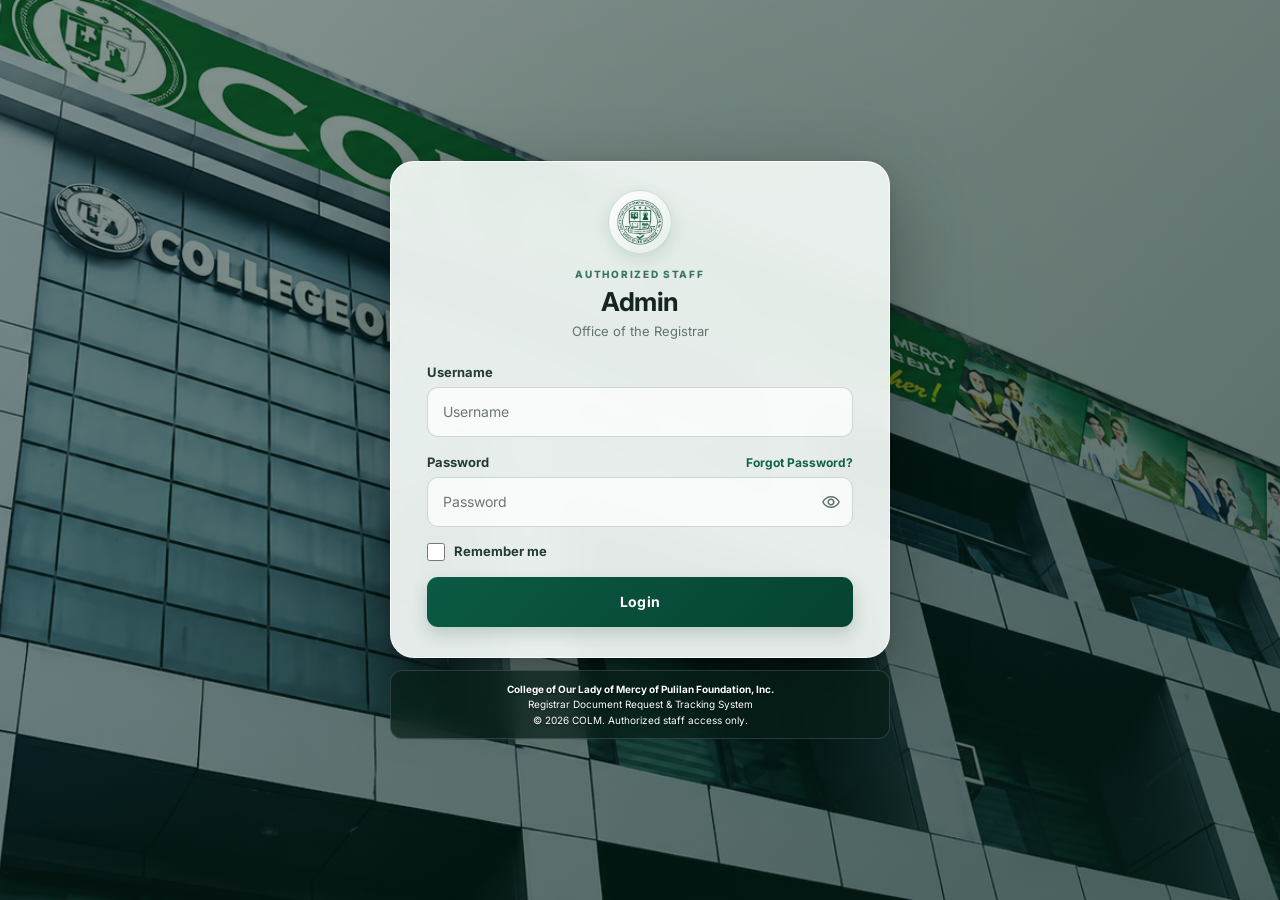
<file: admin.html>
<!DOCTYPE html>
<html lang="en">
<head>
  <meta charset="UTF-8">
  <title>COLM Admin</title>
  <!-- Works from the project root AND from the frontend/ folder: it always ends up on frontend/login.html. -->
  <script>
    window.location.replace(/\/frontend\//i.test(window.location.pathname) ? "login.html" : "frontend/login.html");
  </script>
  <noscript><meta http-equiv="refresh" content="0; url=frontend/login.html"></noscript>
</head>
<body><a href="frontend/login.html">Continue to admin sign in</a></body>
</html>
</file>
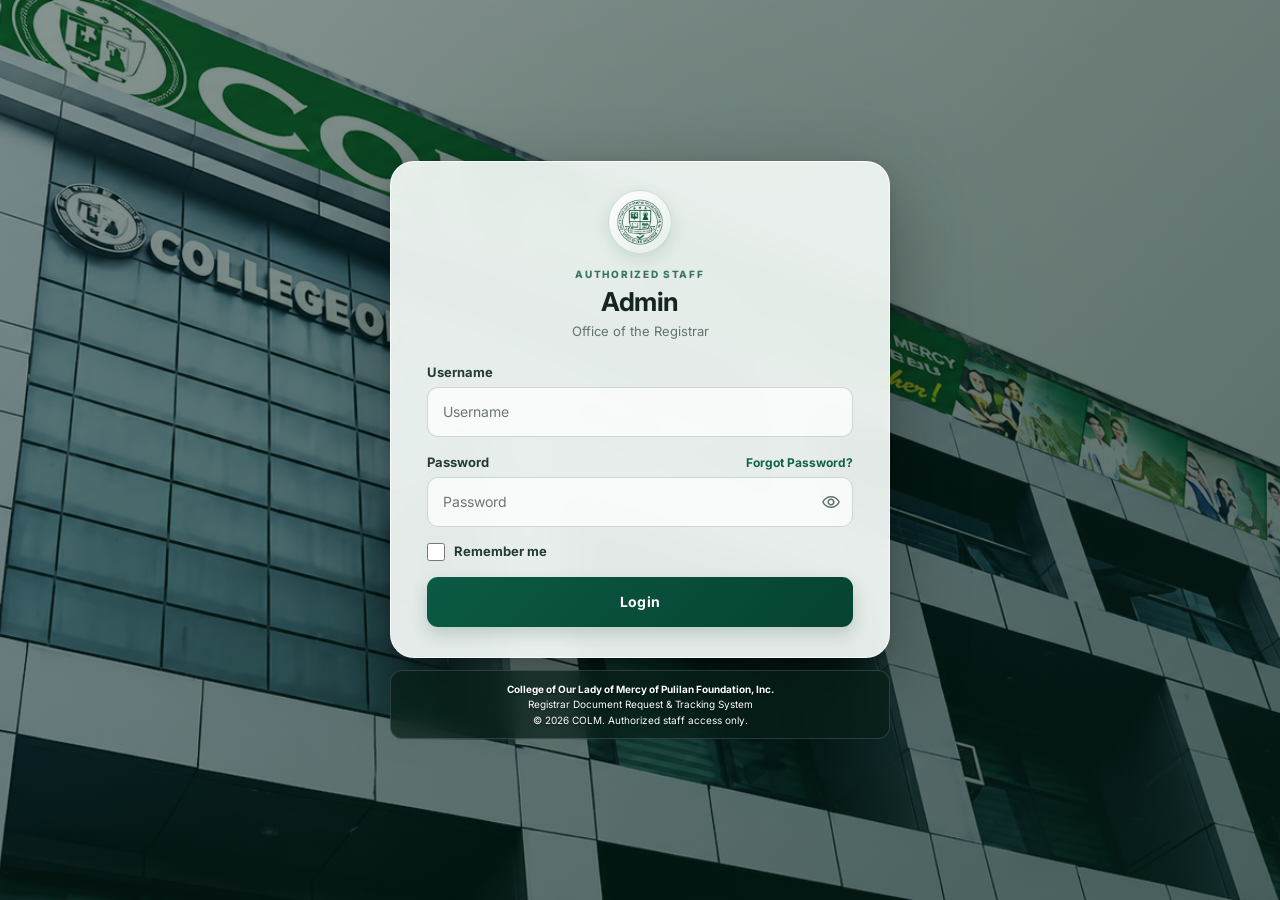
<file: frontend/login.html>
<!DOCTYPE html>
<html lang="en">
<head>
  <meta charset="UTF-8">
  <meta name="viewport" content="width=device-width, initial-scale=1.0">
  <title>Admin | COLM Registrar</title>
  <link rel="preconnect" href="https://fonts.googleapis.com">
  <link rel="preconnect" href="https://fonts.gstatic.com" crossorigin>
  <link href="https://fonts.googleapis.com/css2?family=Inter:wght@400;500;600;700&display=swap" rel="stylesheet">
  <link href="https://fonts.googleapis.com/css2?family=Material+Symbols+Rounded:opsz,wght,FILL,GRAD@20..48,400,0,0" rel="stylesheet">
  <link rel="stylesheet" href="css/style.css?v=5">
  <script>(function(){var d=document.documentElement;function ok(){d.classList.add('icons-ready');}if(!document.fonts||!document.fonts.load){ok();return;}document.fonts.load('20px "Material Symbols Rounded"','settings').then(function(f){if(f&&f.length)ok();}).catch(function(){});})();</script>
</head>
<body>
  <main class="login-view" id="loginView">
    <section class="login-panel" aria-labelledby="loginTitle">
      <div class="login-seal">
        <img src="assets/images/colm_registrar_logo.png" alt="College of Mercy of Pulilan Foundation registrar seal">
      </div>
      <form class="login-form" id="loginForm">
        <p class="login-kicker">AUTHORIZED STAFF</p>
        <h1 id="loginTitle">Admin</h1>
        <p class="login-subtitle">Office of the Registrar</p>
        <div class="login-label-row">
          <label for="loginUsername">Username</label>
        </div>
        <input id="loginUsername" name="username" type="text" placeholder="Username" autocomplete="username" required>
        <div class="login-label-row password-label-row">
          <label for="loginPassword">Password</label>
          <button class="forgot-password" id="forgotPassword" type="button">Forgot Password?</button>
        </div>
        <div class="login-password-field">
          <input id="loginPassword" name="password" type="password" placeholder="Password" autocomplete="current-password" required>
          <button class="password-visibility material-symbol" id="passwordVisibility" type="button" aria-label="Show password">visibility</button>
        </div>
        <label class="remember-option" for="rememberMe">
          <input id="rememberMe" name="rememberMe" type="checkbox">
          <span>Remember me</span>
        </label>
        <p class="login-notice" id="loginNotice" role="status" aria-live="polite"></p>
        <p class="login-error" id="loginError" role="alert" aria-live="polite"></p>
        <button class="login-submit" type="submit">Login</button>
      </form>
      <form class="login-form" id="forgotPasswordForm" hidden>
        <p class="login-kicker">ACCOUNT RECOVERY</p>
        <h1>Forgot password?</h1>
        <p class="login-subtitle">Enter your username and the email address registered to your account. We’ll send a password reset link if they match.</p>
        <label for="resetUsername">Username / Student ID</label>
        <input id="resetUsername" name="username" type="text" maxlength="50" autocomplete="username" required>
        <label for="resetEmail">Registered email</label>
        <input id="resetEmail" name="email" type="email" maxlength="120" autocomplete="email" required>
        <p class="login-notice" id="resetRequestNotice" role="status" aria-live="polite"></p>
        <p class="login-error" id="resetRequestError" role="alert" aria-live="polite"></p>
        <button class="login-submit" id="resetRequestSubmit" type="submit">Send reset link</button>
        <button class="forgot-password create-account-link" id="backToLogin" type="button">Back to login</button>
      </form>
    </section>
    <footer class="login-footer">
      <strong>College of Our Lady of Mercy of Pulilan Foundation, Inc.</strong>
      <span>Registrar Document Request &amp; Tracking System</span>
      <span>&copy; 2026 COLM. Authorized staff access only.</span>
    </footer>
  </main>
  <div class="login-loading" id="loginLoading" role="status" aria-live="assertive" aria-label="Signing in to COLM portal" hidden>
    <div class="login-loading-card">
      <div class="login-loading-seal">
        <img src="assets/images/colm_registrar_logo.png" alt="">
      </div>
      <div class="login-loading-word" aria-hidden="true">
        <span>C</span><span>O</span><span>L</span><span>M</span>
      </div>
      <div class="login-loading-rule" aria-hidden="true"><span></span></div>
    </div>
  </div>
  <script src="js/api.js"></script>
  <script src="js/auth.js?v=8"></script>
</body>
</html>
</file>
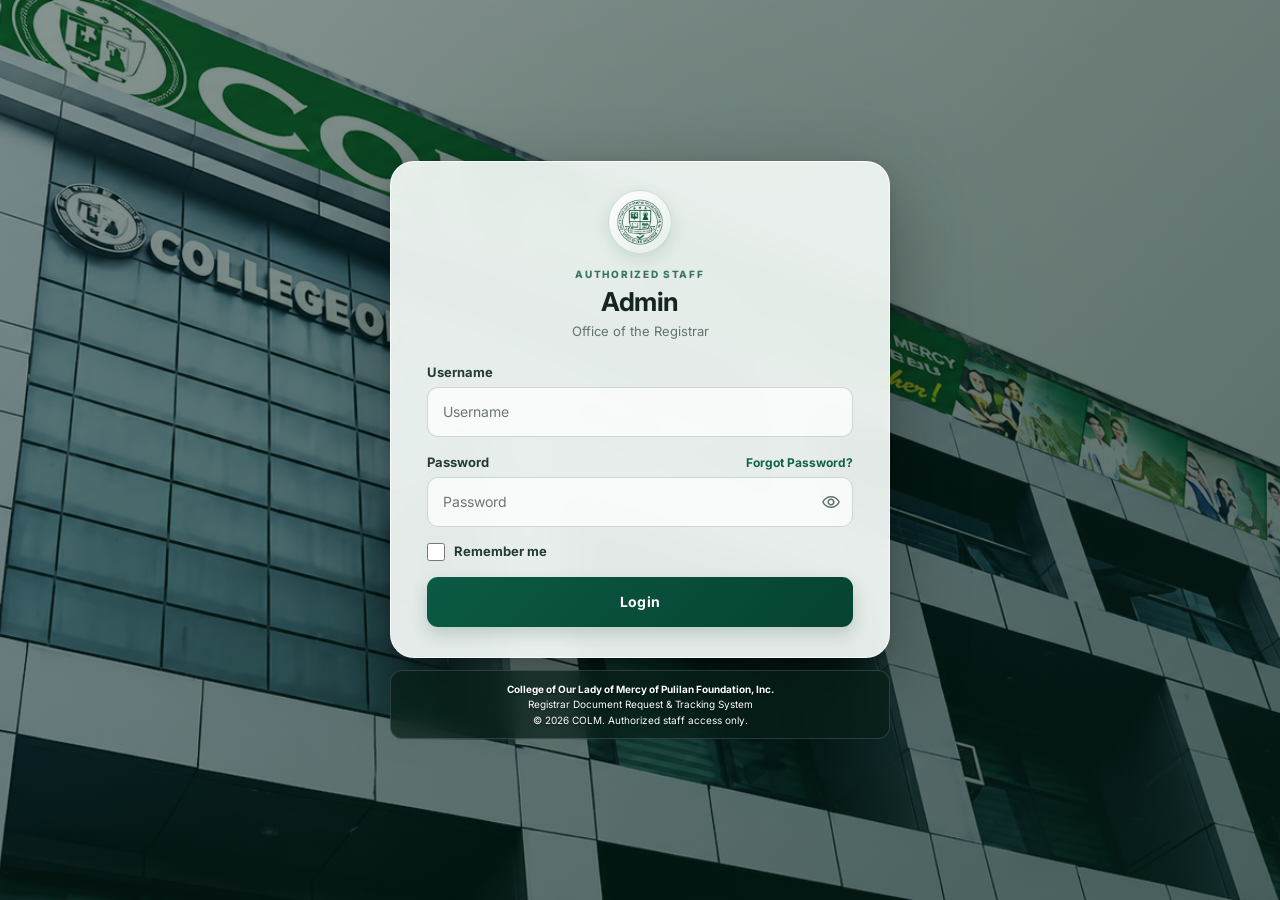
<file: frontend/manage.html>
<!DOCTYPE html>
<html lang="en">

<head>
  <meta charset="UTF-8">
  <meta name="viewport" content="width=device-width, initial-scale=1.0">

  <title>COLM Document Request System | COLM Registrar</title>

  <meta name="description" content="COLM Document Request and Tracking System for students and alumni of the College of Our Lady of Mercy of Pulilan. Request academic documents and track their status online.">

  <link rel="preconnect" href="https://fonts.googleapis.com">
  <link rel="preconnect" href="https://fonts.gstatic.com" crossorigin>
  <link href="https://fonts.googleapis.com/css2?family=Inter:wght@400;500;600;700&display=swap" rel="stylesheet">
  <link href="https://fonts.googleapis.com/css2?family=Material+Symbols+Rounded:opsz,wght,FILL,GRAD@20..48,400,0,0" rel="stylesheet">
    <link rel="stylesheet" href="css/style.css?v=16">
  <script>(function(){var d=document.documentElement;function ok(){d.classList.add('icons-ready');}if(!document.fonts||!document.fonts.load){ok();return;}document.fonts.load('20px "Material Symbols Rounded"','settings').then(function(f){if(f&&f.length)ok();}).catch(function(){});})();</script>
</head>


<body data-portal-role="Staff">
  <div class="sidebar-backdrop" id="sidebarBackdrop"></div>
  <div class="app" id="portalApp" hidden>

    <aside class="sidebar" id="sidebar">
      <div class="brand">
        <img class="logo" src="assets/images/colm_logo.png" alt="COLM logo">
        <div class="brand-text">
          <strong id="portalBrandTitle">STAFF PORTAL</strong>
          <span>COLM REGISTRAR</span>
        </div>
        <button class="collapse-btn" id="collapseBtn" type="button" aria-label="Toggle sidebar"><span class="material-symbol" id="sidebarIcon">left_panel_close</span></button>
      </div>

      <nav class="nav">
        <div class="nav-group" data-roles="admin,registrar">
          <div class="section-title">OVERVIEW</div>
          <a class="nav-item" href="#" data-page="Overview" data-roles="admin,registrar"><span class="icon material-symbol">home</span><span>Overview</span></a>
          <a class="nav-item" href="#" data-page="All Requests" data-roles="admin,registrar"><span class="icon material-symbol">assignment</span><span>All Requests</span></a>
        </div>
        <div class="nav-group" data-roles="admin">
          <div class="section-title">MANAGEMENT</div>
          <a class="nav-item" href="#" data-page="Master Lists" data-roles="admin"><span class="icon material-symbol">fact_check</span><span>Master Lists</span></a>
          <a class="nav-item" href="#" data-page="Catalog" data-roles="admin"><span class="icon material-symbol">description</span><span>Catalog</span></a>
          <a class="nav-item" href="#" data-page="Academic Management" data-roles="admin"><span class="icon material-symbol">account_balance</span><span>Academic Management</span></a>
          <a class="nav-item" href="#" data-page="Accounts" data-roles="admin"><span class="icon material-symbol">groups</span><span>Accounts</span></a>
        </div>
        <div class="nav-group" data-roles="admin">
          <div class="section-title">ACTIVITY LOGS</div>
          <a class="nav-item" href="#" data-page="Request History" data-roles="admin"><span class="icon material-symbol">inventory_2</span><span>Request History</span></a>
          <a class="nav-item" href="#" data-page="Audit" data-roles="admin"><span class="icon material-symbol">history</span><span>Audit</span></a>
        </div>
        <div class="nav-group" data-roles="admin">
          <div class="section-title">GENERAL</div>
          <a class="nav-item" href="#" data-page="Settings"><span class="icon material-symbol">settings</span><span>Settings</span></a>
        </div>
      </nav>

      <div class="student-card">
        <strong id="studentName"></strong>
        <span id="studentRole">Admin</span>
      </div>
    </aside>

    <main class="main">
      <header class="topbar">
        <div class="page-title">
          <button class="collapse-btn mobile-sidebar-toggle" id="mobileSidebarBtn" type="button" aria-label="Open sidebar"><span class="material-symbol" id="mobileSidebarIcon">left_panel_open</span></button>
          <span class="title-icon material-symbol" id="pageIcon">dashboard</span>
          <span id="pageTitle">Dashboard</span>
        </div>

        <div class="top-actions">
          <div class="search" id="searchControl">
            <button class="search-toggle" id="searchToggle" type="button" aria-label="Open search" aria-expanded="false" aria-controls="searchInput"><span class="search-icon material-symbol">search</span></button>
            <input id="searchInput" type="search" placeholder="Search" aria-label="Search portal" autocomplete="off" hidden>
          </div>
          <button type="button" class="top-icon notif-btn" id="notifBtn" title="Notifications" aria-label="Notifications" aria-expanded="false"><span class="material-symbol">notifications</span><span class="notif-badge" id="notifBadge" hidden>0</span></button>
          <button type="button" class="top-icon" title="Theme" aria-label="Toggle theme" id="themeBtn"><span class="material-symbol" id="themeIcon">dark_mode</span></button>
          <div class="profile-menu" id="profileMenu">
            <div class="avatar material-symbol">person</div>
            <span id="profileId"></span>
            <span class="chevron material-symbol">expand_more</span>
            <div class="profile-dropdown" id="profileDropdown">
              <div id="profileName"></div>
              <div id="profileRole">Admin</div>
              <hr>
              <button type="button" data-page-action="Settings" data-roles="admin">Settings</button>
              <button id="logoutBtn" type="button">Log out</button>
            </div>
          </div>
        </div>
      </header>

      <section class="content" id="content">
        <div class="dashboard">
          <header class="dashboard-heading">
            <div>
              <p class="dashboard-eyebrow" id="portalEyebrow">COLM REGISTRAR</p>
              <h1>Welcome back, <span id="welcomeName"></span></h1>
              <p>Keep track of your registrar requests and student services.</p>
            </div>
            <time class="dashboard-date" id="dashboardDate"></time>
          </header>

          <section class="dashboard-section" aria-labelledby="requestOverviewTitle">
            <div class="dashboard-section-heading">
              <div>
                <h2 id="requestOverviewTitle">Request overview</h2>
                <p>Your document requests at a glance.</p>
              </div>
              <a class="dashboard-text-link" href="#" data-page-action="All Requests">View requests <span class="material-symbol">arrow_forward</span></a>
            </div>

            <div class="stat-cards">
              <div class="stat-card">
                <div class="stat-card-icon icon-total"><span class="material-symbol">description</span></div>
                <div class="stat-card-info">
                  <strong class="stat-number" id="statTotal">0</strong>
                  <span class="stat-label" id="statTotalLabel">Total Requests</span>
                </div>
              </div>

              <div class="stat-card">
                <div class="stat-card-icon icon-processing"><span class="material-symbol">schedule</span></div>
                <div class="stat-card-info">
                  <strong class="stat-number" id="statProcessing">0</strong>
                  <span class="stat-label" id="statProcessingLabel">In Processing</span>
                </div>
              </div>

              <div class="stat-card">
                <div class="stat-card-icon icon-pending"><span class="material-symbol">credit_card</span></div>
                <div class="stat-card-info">
                  <strong class="stat-number" id="statPending">0</strong>
                  <span class="stat-label" id="statPendingLabel">Pending Payment</span>
                </div>
              </div>

              <div class="stat-card">
                <div class="stat-card-icon icon-ready"><span class="material-symbol">download</span></div>
                <div class="stat-card-info">
                  <strong class="stat-number" id="statReady">0</strong>
                  <span class="stat-label" id="statReadyLabel">Ready for Claiming</span>
                </div>
              </div>

              <div class="stat-card">
                <div class="stat-card-icon icon-completed"><span class="material-symbol">check</span></div>
                <div class="stat-card-info">
                  <strong class="stat-number" id="statCompleted">0</strong>
                  <span class="stat-label" id="statCompletedLabel">Released / Completed</span>
                </div>
              </div>
            </div>

            <div class="request-empty" id="dashboardEmpty" hidden></div>
          </section>

          <section class="dashboard-section analytics-section" aria-labelledby="analyticsTitle">
            <div class="dashboard-section-heading">
              <div><h2 id="analyticsTitle">Request analytics</h2><p>Monthly request volume and requested document breakdown.</p></div>
            </div>
            <div class="analytics-grid">
              <article class="analytics-card">
                <h3>Monthly requests</h3>
                <p>Last 12 months</p>
                <div id="monthlyRequestsChart" class="analytics-chart" role="img" aria-label="Monthly requests bar chart">
                  <p class="requests-empty">Loading chart...</p>
                </div>
              </article>
              <article class="analytics-card">
                <h3>Requested documents</h3>
                <p>Requests containing each document</p>
                <div id="documentRequestsChart" class="analytics-chart document-chart" role="img" aria-label="Requested documents pie chart">
                  <p class="requests-empty">Loading chart...</p>
                </div>
              </article>
            </div>
          </section>

          <section class="dashboard-section" aria-labelledby="queueTitle">
            <div class="dashboard-section-heading">
              <div><h2 id="queueTitle">Needs your attention</h2><p id="queueHint"></p></div>
            </div>
            <div class="requests-table-wrap">
              <table class="requests-table">
                <thead><tr><th>Tracking #</th><th>Requester</th><th>Course</th><th>Student status</th><th>Document</th></tr></thead>
                <tbody id="queueBody"><tr><td colspan="5" class="requests-empty">Nothing waiting.</td></tr></tbody>
              </table>
            </div>
          </section>
        </div>

        <div class="master-list-page" hidden>
          <header class="dashboard-heading">
            <div><p class="dashboard-eyebrow">SEMESTER RECORDS</p><h1>Master Lists</h1><p>Import the enrolled students for a semester. Lists from prior academic years are archived automatically; imported enrollment records stay searchable and read-only.</p></div>
          </header>
          <div class="requests-card">
            <form id="masterImportForm" class="release-control master-import-control" enctype="multipart/form-data">
              <label>Academic year <input class="request-text-input" id="masterYear" placeholder="2025-2026" maxlength="9" required></label>
              <label>Semester <select class="request-text-input" id="masterSemester" required><option value="1">1st Semester</option><option value="2">2nd Semester</option><option value="3">Summer</option></select></label>
              <label class="master-file-label"><span>CSV file <small>(student_id, full_name, course, year, email)</small></span><input class="request-text-input" id="masterFile" type="file" accept=".csv" required></label>
              <button class="request-back-btn" type="button" id="masterTemplateBtn">Download sample CSV</button>
              <button class="request-next-btn" type="submit" id="masterImportBtn" disabled>Import list</button>
            </form>
            <div id="masterPlan" class="notice" hidden></div>
            <h3>Imported lists</h3>
            <div class="requests-table-wrap"><table class="requests-table"><thead><tr><th>Academic year</th><th>Semester</th><th>Students</th><th>Imported</th><th>Archived</th></tr></thead><tbody id="masterImports"></tbody></table></div>
            <h3 id="masterEnrollmentsTitle">Current-year enrollments</h3>
            <div class="requests-table-wrap"><table class="requests-table"><thead><tr><th>Student ID</th><th>Name</th><th>Course / Year level</th><th>Semester</th><th>Status</th><th>Validation</th></tr></thead><tbody id="masterEnrollments"><tr><td colspan="6" class="requests-empty">Loading...</td></tr></tbody></table></div>
            <div class="release-control"><button class="request-back-btn" type="button" id="masterEnrollmentsPrev">Previous</button><span id="masterEnrollmentsPage"></span><button class="request-back-btn" type="button" id="masterEnrollmentsNext">Next</button></div>
          </div>
        </div>

        <div class="academic-page" hidden>
          <header class="dashboard-heading">
            <div><p class="dashboard-eyebrow">ADMIN</p><h1>Academic Management</h1><p>Add, rename and remove courses and year levels. Items already used in student records are retained to preserve those records.</p></div>
            <div class="page-actions"><button class="request-next-btn" id="academicAddBtn" type="button"><span class="material-symbol" aria-hidden="true">add</span> <span id="academicAddText">Add Course</span></button></div>
          </header>
          <div class="requests-card">
            <div class="tab-bar" role="tablist" aria-label="Academic management">
              <button class="tab-btn active" type="button" role="tab" data-academic-tab="courses" aria-selected="true">Courses</button>
              <button class="tab-btn" type="button" role="tab" data-academic-tab="year_levels" aria-selected="false">Year Levels</button>
            </div>
            <div class="filter-bar" role="search" aria-label="Filter the list">
              <label>Search<input class="request-text-input" id="academicSearch" type="search" placeholder="Name" autocomplete="off"></label>
            </div>
            <div class="requests-table-wrap"><table class="requests-table compact">
              <thead id="academicHead"></thead>
              <tbody id="academicBody"><tr><td colspan="5" class="requests-empty">Loading...</td></tr></tbody>
            </table></div>
          </div>
        </div>

        <div class="students-page" hidden>
          <header class="dashboard-heading">
            <div><p class="dashboard-eyebrow">MANAGEMENT</p><h1>Students</h1><p>View and manage student records or import students from a CSV file.</p></div>
            <div class="page-actions">
              <button class="request-back-btn" id="importCsvBtn" type="button"><span class="material-symbol" aria-hidden="true">upload_file</span> Import CSV</button>
            </div>
          </header>
          <div class="requests-card">
            <div class="requests-header">
              <h2>All students</h2>
            </div>
            <div class="filter-bar" role="search" aria-label="Search students">
              <label>Search students<input class="request-text-input" id="studentSearchInput" type="search" placeholder="Student ID, name, email, course..." autocomplete="off"></label>
            </div>
            <div class="filter-bar" id="studentFilters" role="search" aria-label="Filter students">
              <label>School level<select class="request-text-input" id="studentLevelFilter"><option value="">All levels</option></select></label>
              <label>Course / Department<select class="request-text-input" id="studentCourseFilter"><option value="">All courses</option></select></label>
              <label>Year level<select class="request-text-input" id="studentYearFilter"><option value="">All years</option></select></label>
              <button class="request-back-btn filter-reset" id="studentFiltersReset" type="button">Reset filters</button>
            </div>
            <p class="filter-count" id="studentCount" aria-live="polite"></p>
            <div class="requests-table-wrap"><table class="requests-table">
              <thead><tr><th>Student ID</th><th>Name</th><th>Course</th><th>Year level</th><th>Email</th><th>Master list</th></tr></thead>
              <tbody id="studentsBody"><tr><td colspan="6" class="requests-empty">Loading...</td></tr></tbody>
            </table></div>
          </div>
        </div>

        <div class="catalog-admin-page" hidden>
          <header class="dashboard-heading">
            <div><p class="dashboard-eyebrow">MANAGEMENT</p><h1>Document Catalog</h1><p>Add documents, change their requirements and turn them on or off. Students see changes right away.</p></div>
            <div class="page-actions">
              <button class="request-next-btn" id="addDocumentBtn" type="button"><span class="material-symbol" aria-hidden="true">add</span> Add Document</button>
            </div>
          </header>
          <div class="requests-card">
            <div class="filter-bar" role="search" aria-label="Search documents">
              <label>Search documents<input class="request-text-input" id="catalogSearchInput" type="search" placeholder="Document name..." autocomplete="off"></label>
            </div>
            <div class="filter-bar" role="search" aria-label="Filter documents">
              <label>Category<select class="request-text-input" id="catalogCategoryFilter"><option value="">All categories</option></select></label>
              <button class="request-back-btn filter-reset" id="catalogFiltersReset" type="button">Reset filters</button>
            </div>
            <div class="requests-table-wrap"><table class="requests-table">
              <thead><tr><th>Document</th><th>Category</th><th>Requirements</th><th>Price</th><th>Availability</th></tr></thead>
              <tbody id="catalogAdminBody"><tr><td colspan="6" class="requests-empty">Loading...</td></tr></tbody>
            </table></div>
          </div>
        </div>

        <div class="users-page" hidden>
          <header class="dashboard-heading">
            <div><p class="dashboard-eyebrow">ADMIN</p><h1>Accounts</h1><p>Create Admin and Registrar accounts, manage access, and set each account’s audit display name. Leave the audit name blank to use the account name.</p></div>
          </header>
          <form class="info-card inline-form" id="userForm" novalidate>
            <input class="request-text-input" id="newFullName" placeholder="Full name" autocomplete="off" maxlength="120" required>
            <input class="request-text-input" id="newUsername" placeholder="Username" autocomplete="off" maxlength="50" required>
            <input class="request-text-input" id="newEmail" type="email" placeholder="Email (optional)" autocomplete="off" maxlength="120">
            <select class="request-text-input" id="newRole" required aria-label="Role">
              <option value="">Select role</option>
              <option value="admin">Admin</option><option value="registrar">Registrar</option>
            </select>
            <button class="request-next-btn" type="submit">Create account</button>
            <p class="form-message" id="userMessage" role="status" aria-live="polite"></p>
          </form>
          <div class="requests-card">
            <div class="requests-header"><h2>Admin and Registrar accounts</h2></div>
            <div class="filter-bar" role="search" aria-label="Filter accounts">
              <label>Role<select class="request-text-input" id="userRoleFilter"><option value="">All roles</option><option value="admin">Admin</option><option value="registrar">Registrar</option></select></label>
              <label>Status<select class="request-text-input" id="userStatusFilter"><option value="">All</option><option value="active">Active</option><option value="disabled">Disabled</option></select></label>
              <button class="request-back-btn filter-reset" id="userFiltersReset" type="button">Reset filters</button>
            </div>
            <div class="requests-table-wrap"><table class="requests-table">
              <thead><tr><th>Username</th><th>Name</th><th>Audit name</th><th>Role</th><th>Status</th><th>Action</th></tr></thead>
              <tbody id="usersBody"><tr><td colspan="6" class="requests-empty">Loading...</td></tr></tbody>
            </table></div>
          </div>
        </div>

        <div class="documents-page" hidden>
          <header class="dashboard-heading">
            <div><p class="dashboard-eyebrow">ADMIN</p><h1>Documents</h1><p>Change prices and turn documents on or off. Students see changes right away.</p></div>
          </header>
          <div class="requests-card">
            <div class="requests-table-wrap"><table class="requests-table">
              <thead><tr><th>Document</th><th>Requirements</th><th>Price</th><th>Available</th><th>Action</th></tr></thead>
              <tbody id="documentsBody"><tr><td colspan="5" class="requests-empty">Loading...</td></tr></tbody>
            </table></div>
          </div>
        </div>

        <div class="requests" hidden>
  <div class="requests-card" id="requestsHistoryCard">
    <div class="requests-header">
      <h2>Document Requests</h2>
      <button class="request-back-btn" id="exportRequestsBtn" type="button"><span class="material-symbol" aria-hidden="true">download</span> Export</button>
    </div>

    <div class="filter-bar" role="search" aria-label="Search all requests">
      <label>Search requests<input class="request-text-input" type="search" id="allRequestsSearchInput" placeholder="Tracking number or requester..." autocomplete="off"></label>
    </div>
    <div class="filter-bar" id="requestFilters" role="search" aria-label="Filter requests">
      <label>Status<select class="request-text-input" id="statusFilter"><option value="">All active requests</option></select></label>
      <label>Payment<select class="request-text-input" id="paymentFilter"><option value="">All</option><option value="Paid">Paid</option><option value="Unpaid">Unpaid</option></select></label>
      <label>Document<select class="request-text-input" id="documentFilter"><option value="">All documents</option></select></label>
      <label>From<input class="request-text-input" type="date" id="dateFrom"></label>
      <label>To<input class="request-text-input" type="date" id="dateTo"></label>
      <button class="request-back-btn filter-reset" id="filtersReset" type="button">Reset filters</button>
    </div>
    <p class="filter-count" id="requestCount" aria-live="polite"></p>

    <div class="requests-table-wrap">
      <table class="requests-table">
        <thead>
          <tr>
            <th>Tracking #</th>
            <th>Requester</th>
            <th>Document</th>
            <th>Amount</th>
            <th>Date Release</th>
            <th>Status</th>
          </tr>
        </thead>
        <tbody id="requestsBody">
          <tr>
            <td colspan="6" class="requests-empty">No requests found.</td>
          </tr>
        </tbody>
      </table>
    </div>
  </div>
</div>

  <div class="history-page" hidden>
    <header class="dashboard-heading">
      <div><p class="dashboard-eyebrow">ADMIN ONLY</p><h1>Request History</h1><p>Rejected requests are kept here for review and recordkeeping.</p></div>
    </header>
    <div class="requests-card">
      <div class="requests-header">
        <h2>Rejected requests</h2>
      </div>
      <div class="filter-bar" role="search" aria-label="Search rejected requests">
        <label>Search requests<input class="request-text-input" type="search" id="historySearchInput" placeholder="Tracking number or requester..." autocomplete="off"></label>
        <label>From<input class="request-text-input" type="date" id="historyDateFrom"></label>
        <label>To<input class="request-text-input" type="date" id="historyDateTo"></label>
        <button class="request-back-btn filter-reset" id="historyFiltersReset" type="button">Reset filters</button>
      </div>
      <p class="filter-count" id="historyRequestCount" aria-live="polite"></p>
      <div class="requests-table-wrap">
        <table class="requests-table">
          <thead><tr><th>Tracking #</th><th>Requester</th><th>Document</th><th>Amount</th><th>Date submitted</th><th>Status</th></tr></thead>
          <tbody id="historyRequestsBody"><tr><td colspan="6" class="requests-empty">No rejected requests found.</td></tr></tbody>
        </table>
      </div>
    </div>
  </div>

  <div class="audit-page" hidden>
          <header class="dashboard-heading">
            <div><p class="dashboard-eyebrow">ACTIVITY LOGS</p><h1>Audit</h1><p>Staff activity history, including request reviews and status changes.</p></div>
          </header>
          <div class="requests-card">
            <div class="filter-bar" role="search" aria-label="Filter audit history">
              <label>From<input class="request-text-input" id="auditFrom" type="date"></label>
              <label>To<input class="request-text-input" id="auditTo" type="date"></label>
              <label>Action<select class="request-text-input" id="auditAction">
                <option value="">All actions</option>
                <option value="file_review">Request review</option>
                <option value="status_rejected">Request rejected</option>
                <option value="status_needs_correction">Correction requested</option>
                <option value="status_processing">Request processing</option>
                <option value="status_ready">Ready for release</option>
                <option value="status_completed">Request completed</option>
                <option value="payment_confirmed">Payment confirmed</option>
                <option value="release_date_set">Release date set</option>
                <option value="reinstate">Request reinstated</option>
                <option value="audit_name_set">Audit display name changed</option>
              </select></label>
              <button class="request-back-btn filter-reset" id="auditFiltersReset" type="button">Reset filters</button>
            </div>
            <p class="filter-count" id="auditCount" aria-live="polite"></p>
            <div class="requests-table-wrap">
              <table class="requests-table">
                <thead><tr><th>Staff name</th><th>Log</th><th>Request</th><th>Date &amp; time</th></tr></thead>
                <tbody id="auditBody"><tr><td colspan="4" class="requests-empty">Loading audit history...</td></tr></tbody>
              </table>
            </div>
            <div class="release-control"><button class="request-back-btn" type="button" id="auditPrev">Previous</button><span id="auditPage"></span><button class="request-back-btn" type="button" id="auditNext">Next</button></div>
          </div>
        </div>

                
        <div class="settings-page" hidden>
          <header class="dashboard-heading">
            <div>
              <p class="dashboard-eyebrow">GENERAL</p>
              <h1>Settings</h1>
              <p>Change your password.</p>
            </div>
          </header>
          <form class="info-card settings-form" id="passwordForm" novalidate>
            <label for="currentPassword">Current password</label>
            <input class="request-text-input" id="currentPassword" type="password" autocomplete="current-password" required>
            <label for="newPassword">New password (at least 8 characters)</label>
            <span class="password-field">
              <input class="request-text-input" id="newPassword" type="password" autocomplete="new-password" required>
              <button class="eye-btn material-symbol" type="button" data-eye="newPassword" aria-label="Show new password">visibility</button>
            </span>
            <label for="confirmPassword">Confirm new password</label>
            <span class="password-field">
              <input class="request-text-input" id="confirmPassword" type="password" autocomplete="new-password" required>
              <button class="eye-btn material-symbol" type="button" data-eye="confirmPassword" aria-label="Show confirm password">visibility</button>
            </span>
            <p class="form-message" id="passwordMessage" role="status" aria-live="polite"></p>
            <button class="request-next-btn" type="submit">Change password</button>
          </form>

          <section class="info-card settings-form" id="processingEmailTemplateSection" data-roles="admin" aria-labelledby="processingEmailTemplateTitle">
            <h2 id="processingEmailTemplateTitle">Processing email message</h2>
            <p>Students receive this message when a request is Processing and an expected release date is set. Changing the date sends an updated email.</p>
            <form id="processingEmailTemplateForm" novalidate>
              <label for="processingEmailSubject">Email subject</label>
              <input class="request-text-input" id="processingEmailSubject" maxlength="255" required>
              <label for="processingEmailBody">Email message</label>
              <textarea class="request-text-input" id="processingEmailBody" rows="12" maxlength="6000" required></textarea>
              <p class="request-date-note">Supported placeholders: <code id="processingEmailPlaceholders"></code>. The <code>{{tracking_url}}</code> placeholder becomes the Track My Request button.</p>
              <p class="form-message" id="processingEmailTemplateMessage" role="status" aria-live="polite"></p>
              <div class="detail-buttons">
                <button class="request-next-btn" type="submit">Save template</button>
                <button class="request-back-btn" type="button" id="previewProcessingEmailTemplate">Preview</button>
                <button class="request-back-btn" type="button" id="resetProcessingEmailTemplate">Restore default</button>
              </div>
              <pre class="email-template-preview" id="processingEmailPreview" hidden></pre>
            </form>
          </section>

        </div>

<div class="org-chart" hidden>
  <header class="dashboard-heading">
    <div>
      <p class="dashboard-eyebrow">COLM REGISTRAR</p>
      <h1>Organizational Chart</h1>
    </div>
  </header>

  <div class="org-scroll">
    <div class="org-tree">
      <ul class="org-level org-level-root">
        <li class="org-node org-node-president">
          <div class="org-card">
            <div class="org-card-top">
              <div class="org-photo"></div>
              <div class="org-info">
                <strong>Santiago C. Castillo</strong>
                <span>President</span>
              </div>
            </div>
          </div>

          <ul class="org-level org-level-leadership">
            <li class="org-node org-node-vp">
              <div class="org-card">
                <div class="org-card-top">
                  <div class="org-photo"></div>
                  <div class="org-info">
                    <strong>Arnuldo G. Magdaong, LPT, DBA (C)</strong>
                    <span>Vice President for Administration and Student Services</span>
                  </div>
                </div>
              </div>
              <ul class="org-level org-level-registrars">
            <!-- OIC-Registrar -->
            <li class="org-node org-node-college-registrar">
              <div class="org-card">
                <div class="org-card-top">
                  <div class="org-photo"></div>
                  <div class="org-info">
                    <strong>Limuel R. dela Cruz, CFMA, MBA (C)</strong>
                    <span>College Registrar</span>
                  </div>
                </div>
              </div>

              <ul class="org-level org-level-college-team">
                    <li>
                      <div class="org-card">
                        <div class="org-card-top">
                          <div class="org-photo"></div>
                          <div class="org-info">
                            <strong>Shella Marie Venturina</strong>
                            <span>Administrative Assistant</span>
                            <em>Receiving</em>
                          </div>
                        </div>
                      </div>
                    </li>
                    <li>
                      <div class="org-card">
                        <div class="org-card-top">
                          <div class="org-photo"></div>
                          <div class="org-info">
                            <strong>Dianara Pearl A. Cruz, LPT</strong>
                            <span>Administrative Assistant</span>
                            <em>Releasing</em>
                          </div>
                        </div>
                      </div>
                    </li>
                    <li>
                      <div class="org-card">
                        <div class="org-card-top">
                          <div class="org-photo"></div>
                          <div class="org-info">
                            <strong>Gilaiza Salvador</strong>
                            <span>Administrative Assistant</span>
                            <em>HIMD, CSD, &amp; TED</em>
                          </div>
                        </div>
                      </div>
                    </li>
                    <li class="org-node org-node-admissions">
                      <div class="org-card">
                        <div class="org-card-top">
                          <div class="org-photo"></div>
                          <div class="org-info">
                            <strong>Jeremie Avilledo</strong>
                            <span>Administrative Assistant</span>
                            <em>AMD, ASD</em>
                          </div>
                        </div>
                      </div>
                      <ul class="org-level org-level-admissions-team">
                        <li>
                          <div class="org-card">
                            <div class="org-card-top">
                              <div class="org-photo"></div>
                              <div class="org-info">
                                <strong>Ma. Carina Anne E. Ordonio, LPT</strong>
                                <span>Administrative Assistant</span>
                                <em>Scholarship Coordinator</em>
                              </div>
                            </div>
                          </div>
                        </li>
                        <li>
                          <div class="org-card">
                            <div class="org-card-top">
                              <div class="org-photo"></div>
                              <div class="org-info">
                                <strong>Precious Buenavixen Star Burton</strong>
                                <span>Admission Officer</span>
                              </div>
                            </div>
                          </div>
                        </li>
                      </ul>
                    </li>
                    <li>
                      <div class="org-card">
                        <div class="org-card-top">
                          <div class="org-photo"></div>
                          <div class="org-info">
                            <strong>Michaela Navalta</strong>
                            <span>Administrative Assistant</span>
                            <em>CJED</em>
                          </div>
                        </div>
                      </div>
                    </li>
              </ul>
            </li>

            <!-- OIC Registrar - Basic Education -->
            <li class="org-node org-node-basic-registrar">
              <div class="org-card">
                <div class="org-card-top">
                  <div class="org-photo"></div>
                  <div class="org-info">
                    <strong>Rona Mae B. Mendoza, LPT</strong>
                    <span>Registrar for Basic Education Department</span>
                  </div>
                </div>
              </div>

              <ul class="org-level org-level-basic-team">
                <li>
                  <div class="org-card">
                    <div class="org-card-top">
                      <div class="org-photo"></div>
                      <div class="org-info">
                        <strong>Liana Genesis C. Flores</strong>
                        <span>Administrative Assistant</span>
                        <em>Basic Education</em>
                      </div>
                    </div>
                  </div>
                </li>
              </ul>
            </li>
          </ul>
        </li>
      </ul>
    </div>
  </div>

  <div class="org-legend">
    <span><strong>HIMD</strong>  Hospitality and Institutional Management</span>
    <span><strong>TED</strong>  Teacher Education</span>
    <span><strong>CSD</strong>  Computer Studies</span>
    <span><strong>AMD</strong>  Accountancy and Management</span>
    <span><strong>ASD</strong>  Allied Science</span>
    <span><strong>CJED</strong>  Criminal Justice Education</span>
  </div>
</div>

        <footer class="site-footer">
          <p>COLM Registrar Document Request &amp; Tracking System &copy; 2026 COLM.</p>
        </footer>
      </section>
    </main>
  </div>


  <script src="js/api.js"></script>
  <script src="js/upload.js"></script>
  <script src="js/auth.js?v=6"></script>
  <script src="js/navigation.js?v=6"></script>
  <script src="js/notifications.js?v=3"></script>
  <script src="js/requests.js?v=21"></script>
  <script src="js/profile.js?v=2"></script>
  <script src="js/manage.js"></script>
  <script src="js/softcopy.js"></script>
  <script src="js/academic.js?v=2"></script>
  <script src="js/validation_history.js"></script>
  <script src="js/students.js?v=5"></script>
  <script src="js/receipts.js"></script>
  <script src="js/masterlist.js?v=6"></script>
  <script src="js/catalog.js"></script>
  <script src="js/audit.js?v=1"></script>
  <script src="js/analytics.js?v=3"></script>
  <script src="js/email_templates.js?v=1"></script>
</body>
</html>
</file>
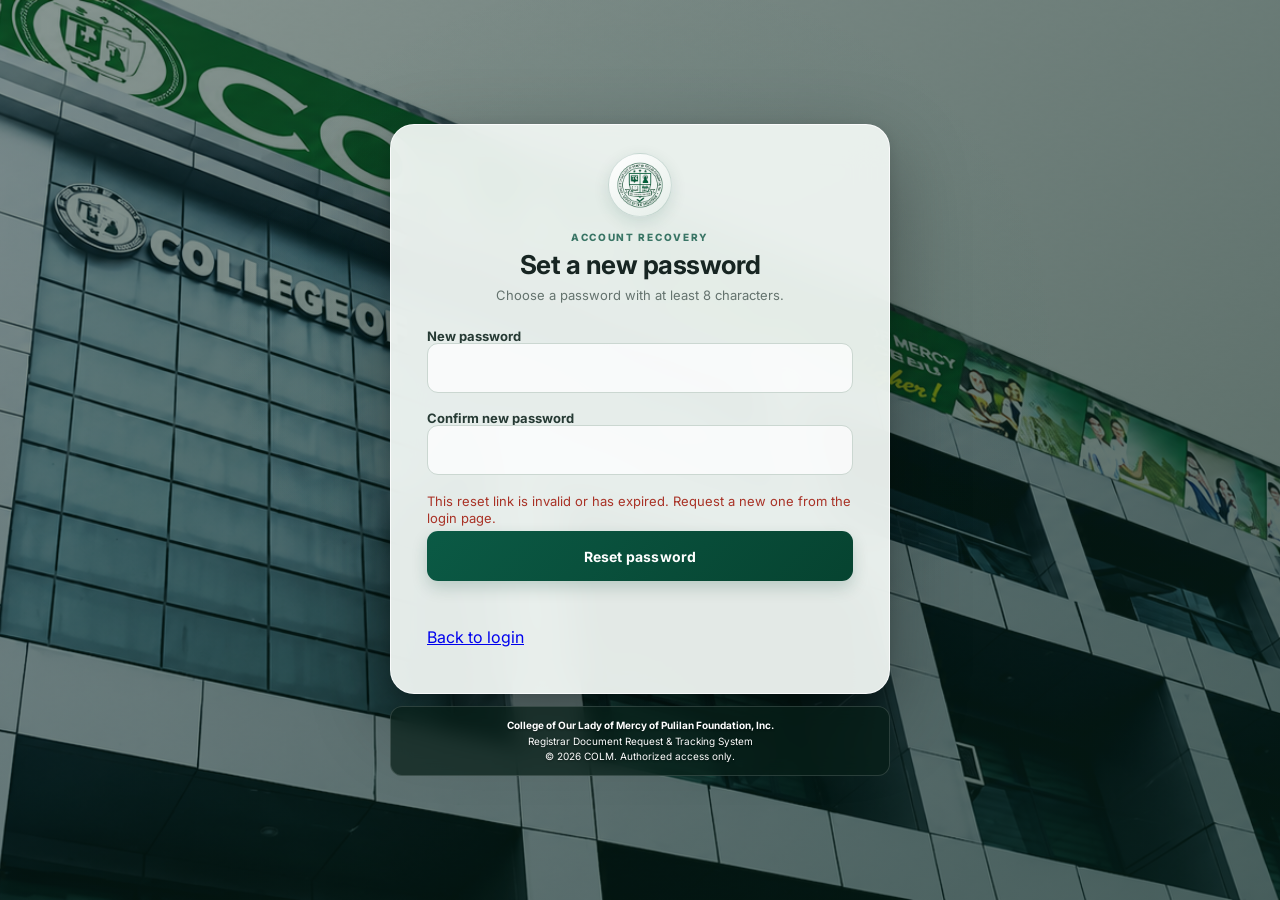
<file: frontend/reset-password.html>
<!DOCTYPE html>
<html lang="en">
<head>
  <meta charset="UTF-8">
  <meta name="viewport" content="width=device-width, initial-scale=1.0">
  <meta name="referrer" content="no-referrer">
  <title>Reset Password | COLM Registrar</title>
  <link rel="preconnect" href="https://fonts.googleapis.com">
  <link rel="preconnect" href="https://fonts.gstatic.com" crossorigin>
  <link href="https://fonts.googleapis.com/css2?family=Inter:wght@400;500;600;700&display=swap" rel="stylesheet">
  <link rel="stylesheet" href="css/style.css?v=5">
</head>
<body>
  <main class="login-view">
    <section class="login-panel" aria-labelledby="resetPasswordTitle">
      <div class="login-seal">
        <img src="assets/images/colm_registrar_logo.png" alt="College of Mercy of Pulilan Foundation registrar seal">
      </div>
      <form class="login-form" id="resetPasswordForm">
        <p class="login-kicker">ACCOUNT RECOVERY</p>
        <h1 id="resetPasswordTitle">Set a new password</h1>
        <p class="login-subtitle">Choose a password with at least 8 characters.</p>
        <label for="newResetPassword">New password</label>
        <input id="newResetPassword" name="password" type="password" minlength="8" maxlength="256" autocomplete="new-password" required>
        <label for="confirmResetPassword">Confirm new password</label>
        <input id="confirmResetPassword" name="confirm_password" type="password" minlength="8" maxlength="256" autocomplete="new-password" required>
        <p class="login-error" id="resetPasswordError" role="alert" aria-live="polite"></p>
        <button class="login-submit" id="resetPasswordSubmit" type="submit">Reset password</button>
      </form>
      <p class="login-notice" id="resetPasswordNotice" role="status" aria-live="polite"></p>
      <p class="login-form"><a href="login.html">Back to login</a></p>
    </section>
    <footer class="login-footer">
      <strong>College of Our Lady of Mercy of Pulilan Foundation, Inc.</strong>
      <span>Registrar Document Request &amp; Tracking System</span>
      <span>&copy; 2026 COLM. Authorized access only.</span>
    </footer>
  </main>
  <script src="js/api.js"></script>
  <script src="js/auth.js?v=7"></script>
</body>
</html>
</file>
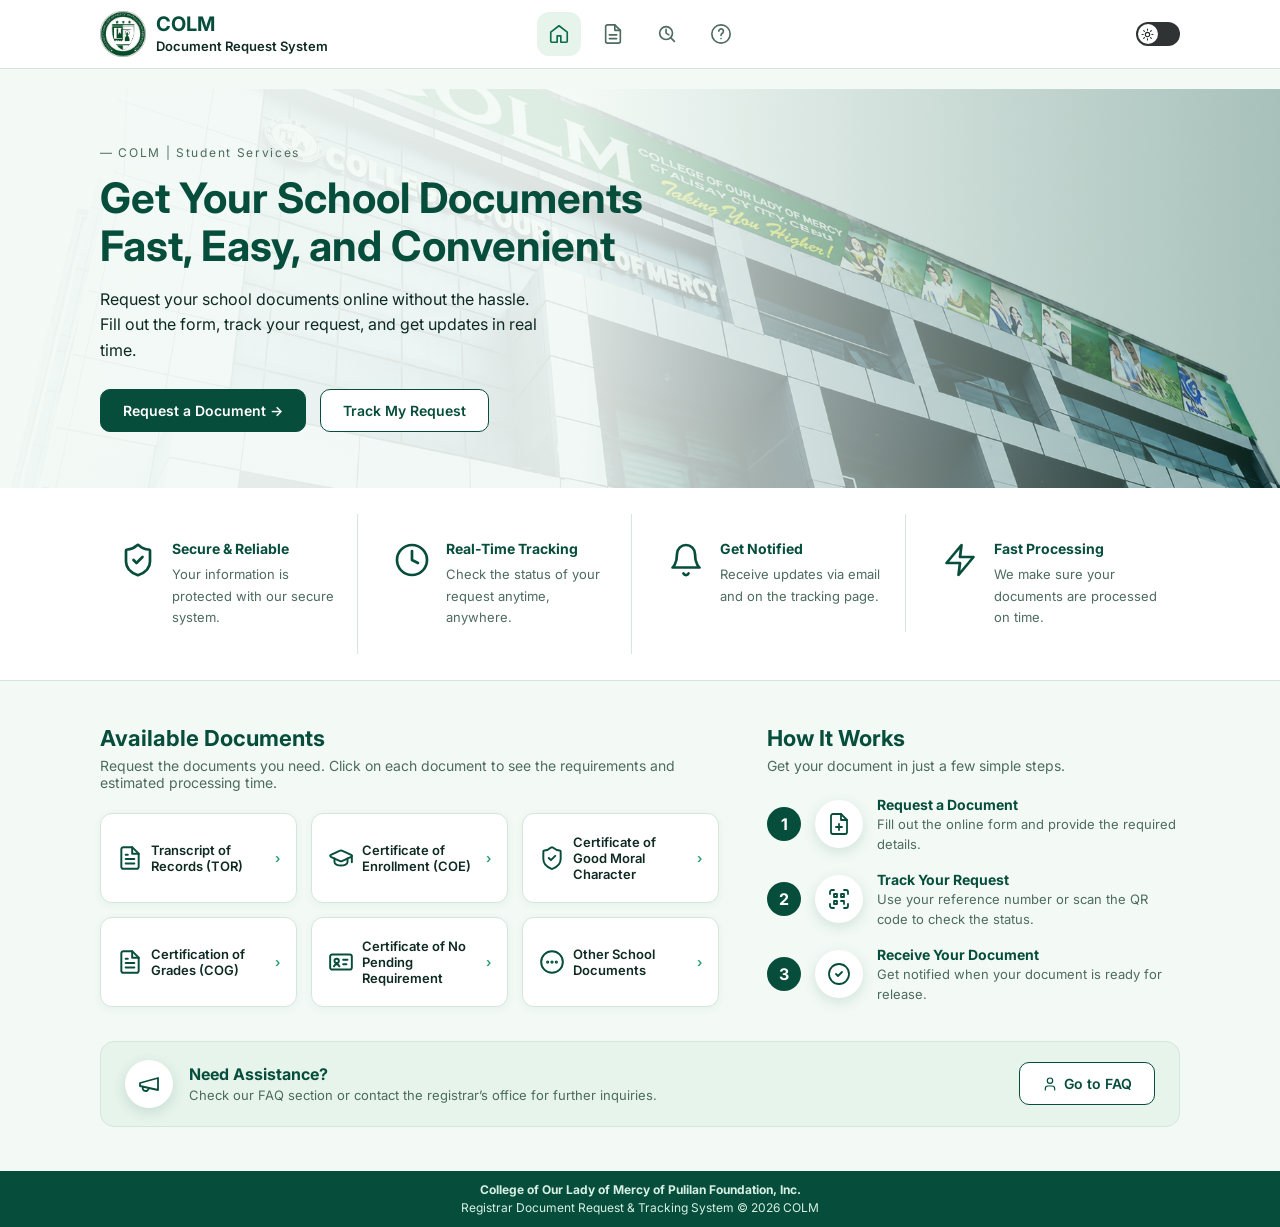
<file: frontend/student.html>
<!DOCTYPE html>
<html lang="en">
<head>
  <meta charset="UTF-8">
  <meta name="viewport" content="width=device-width, initial-scale=1.0">
  <title>Student Portal | COLM Registrar</title>
  <script>
  try {
    var requestDraft = JSON.parse(sessionStorage.getItem("colmRequestDraft") || "null");
    if (!requestDraft || !requestDraft.document) window.location.replace("index.html");
  } catch (error) {
    window.location.replace("index.html");
  }
  </script>
  <link rel="preconnect" href="https://fonts.googleapis.com">
  <link rel="preconnect" href="https://fonts.gstatic.com" crossorigin>
  <link href="https://fonts.googleapis.com/css2?family=Inter:wght@400;500;600;700&display=swap" rel="stylesheet">
  <link href="https://fonts.googleapis.com/css2?family=Material+Symbols+Rounded:opsz,wght,FILL,GRAD@20..48,400,0,0" rel="stylesheet">
  <link rel="stylesheet" href="css/style.css?v=28">
  <link rel="stylesheet" href="css/request-overlay.css?v=2">
  <script>(function(){var d=document.documentElement;function ok(){d.classList.add('icons-ready');}if(!document.fonts||!document.fonts.load){ok();return;}document.fonts.load('20px "Material Symbols Rounded"','settings').then(function(f){if(f&&f.length)ok();}).catch(function(){});})();</script>
</head>
<body data-portal-role="Student">
  <div class="sidebar-backdrop" id="sidebarBackdrop"></div>
  <div class="app" id="portalApp" hidden>

    <aside class="sidebar" id="sidebar">
      <div class="brand">
        <img class="logo" src="assets/images/colm_logo.png" alt="COLM logo">
        <div class="brand-text">
          <strong id="portalBrandTitle">STUDENT PORTAL</strong>
          <span>COLM REGISTRAR</span>
        </div>
        <button class="collapse-btn" id="collapseBtn" type="button" aria-label="Toggle sidebar"><span class="material-symbol" id="sidebarIcon">left_panel_close</span></button>
      </div>

      <nav class="nav">
        <div class="nav-group">
          <div class="section-title">MAIN</div>
          <a class="nav-item" href="#" data-page="Dashboard"><span class="icon material-symbol">dashboard</span><span>Dashboard</span></a>
          <a class="nav-item" href="#" data-page="Document Catalog"><span class="icon material-symbol">description</span><span>Document Catalog</span></a>
          <a class="nav-item" href="#" data-page="My Requests"><span class="icon material-symbol">assignment_turned_in</span><span>My Requests</span></a>
        </div>
        <div class="nav-group">
          <div class="section-title">ACCOUNT</div>
          <a class="nav-item" href="#" data-page="My Profile"><span class="icon material-symbol">badge</span><span>My Profile</span></a>
        </div>
        <div class="nav-group">
          <div class="section-title">SUPPORT</div>
          <a class="nav-item" href="#" data-page="Help &amp; FAQs"><span class="icon material-symbol">quiz</span><span>Help &amp; FAQs</span></a>
        </div>
        <div class="nav-group">
          <div class="section-title">GENERAL</div>
          <a class="nav-item" href="#" data-page="Settings"><span class="icon material-symbol">settings</span><span>Settings</span></a>
        </div>
      </nav>

      <div class="student-card">
        <strong id="studentName"></strong>
        <span id="studentRole">Student</span>
      </div>
    </aside>

    <main class="main">
      <header class="topbar">
        <div class="page-title">
          <button class="collapse-btn mobile-sidebar-toggle" id="mobileSidebarBtn" type="button" aria-label="Open sidebar"><span class="material-symbol" id="mobileSidebarIcon">left_panel_open</span></button>
          <span class="title-icon material-symbol" id="pageIcon">dashboard</span>
          <span id="pageTitle">Dashboard</span>
        </div>

        <div class="top-actions">
          <div class="search" id="searchControl">
            <button class="search-toggle" id="searchToggle" type="button" aria-label="Open search" aria-expanded="false" aria-controls="searchInput"><span class="search-icon material-symbol">search</span></button>
            <input id="searchInput" type="search" placeholder="Search" aria-label="Search portal" autocomplete="off" hidden>
          </div>
          <button type="button" class="top-icon notif-btn" id="notifBtn" title="Notifications" aria-label="Notifications" aria-expanded="false"><span class="material-symbol">notifications</span><span class="notif-badge" id="notifBadge" hidden>0</span></button>
          <button type="button" class="top-icon" title="Theme" aria-label="Toggle theme" id="themeBtn"><span class="material-symbol" id="themeIcon">dark_mode</span></button>
          <div class="profile-menu" id="profileMenu">
            <div class="avatar material-symbol">person</div>
            <span id="profileId"></span>
            <span class="chevron material-symbol">expand_more</span>
            <div class="profile-dropdown" id="profileDropdown">
              <div><strong id="profileName"></strong></div>
              <div id="profileRole">Student</div>
              <hr>
              <button type="button" data-page-action="Settings">Settings</button>
              <button id="logoutBtn" type="button">Log out</button>
            </div>
          </div>
        </div>
      </header>

      <section class="content" id="content">
        <div class="dashboard">
          <header class="dashboard-heading">
            <div>
              <p class="dashboard-eyebrow">STUDENT PORTAL</p>
              <h1>Welcome back, <span id="welcomeName"></span></h1>
              <p>Keep track of your registrar requests and student services.</p>
            </div>
            <time class="dashboard-date" id="dashboardDate"></time>
          </header>

          <section class="dashboard-section" aria-labelledby="requestOverviewTitle">
            <div class="dashboard-section-heading">
              <div>
                <h2 id="requestOverviewTitle">Request overview</h2>
                <p>Your document requests at a glance.</p>
              </div>
              <a class="dashboard-text-link" href="#" data-page-action="My Requests">View requests <span class="material-symbol">arrow_forward</span></a>
            </div>

            <div class="stat-cards">
              <div class="stat-card">
                <div class="stat-card-icon icon-total"><span class="material-symbol">description</span></div>
                <div class="stat-card-info">
                  <strong class="stat-number" id="statTotal">0</strong>
                  <span class="stat-label" id="statTotalLabel">Total Requests</span>
                </div>
              </div>

              <div class="stat-card">
                <div class="stat-card-icon icon-processing"><span class="material-symbol">schedule</span></div>
                <div class="stat-card-info">
                  <strong class="stat-number" id="statProcessing">0</strong>
                  <span class="stat-label" id="statProcessingLabel">In Processing</span>
                </div>
              </div>

              <div class="stat-card">
                <div class="stat-card-icon icon-pending"><span class="material-symbol">credit_card</span></div>
                <div class="stat-card-info">
                  <strong class="stat-number" id="statPending">0</strong>
                  <span class="stat-label" id="statPendingLabel">Pending Payment</span>
                </div>
              </div>

              <div class="stat-card">
                <div class="stat-card-icon icon-ready"><span class="material-symbol">download</span></div>
                <div class="stat-card-info">
                  <strong class="stat-number" id="statReady">0</strong>
                  <span class="stat-label" id="statReadyLabel">Ready for Claiming</span>
                </div>
              </div>

              <div class="stat-card">
                <div class="stat-card-icon icon-completed"><span class="material-symbol">check</span></div>
                <div class="stat-card-info">
                  <strong class="stat-number" id="statCompleted">0</strong>
                  <span class="stat-label" id="statCompletedLabel">Released / Completed</span>
                </div>
              </div>
            </div>

            <div class="request-empty" id="dashboardEmpty">
              <span class="request-empty-icon material-symbol">folder_open</span>
              <div>
                <h3>No requests yet</h3>
                <p>Browse the document catalog to start a request.</p>
              </div>
              <a class="dashboard-action" href="#" data-page-action="Document Catalog"><span class="material-symbol">description</span>Browse documents</a>
            </div>
          </section>

          <details class="dashboard-section student-request-section student-disclosure" aria-labelledby="myDocRequestsTitle">
            <summary class="dashboard-section-heading student-disclosure-heading">
              <span class="student-disclosure-copy"><span class="student-disclosure-title" id="myDocRequestsTitle" role="heading" aria-level="2">My Document Requests</span><span class="student-disclosure-description">Your documents, their status and the soft copy (PDF) downloads.</span></span>
              <span class="material-symbol student-disclosure-icon" aria-hidden="true">expand_more</span>
            </summary>
            <div class="student-disclosure-content">
              <div class="requests-table-wrap student-dashboard-table student-request-table">
                <table class="requests-table compact">
                  <thead><tr><th>Request No.</th><th>Document</th><th>Format</th><th>Status</th><th>Payment Status</th><th>Soft Copy</th><th>Actions</th></tr></thead>
                  <tbody id="myDocsRequestsBody"><tr><td colspan="7" class="requests-empty">Loading...</td></tr></tbody>
                </table>
              </div>
            </div>
          </details>

          <details class="dashboard-section student-upload-section student-disclosure" aria-labelledby="myDocsTitle">
            <summary class="dashboard-section-heading student-disclosure-heading">
              <span class="student-disclosure-copy"><span class="student-disclosure-title" id="myDocsTitle" role="heading" aria-level="2">My submitted documents</span><span class="student-disclosure-description">The result of the document check for every file you uploaded.</span></span>
              <span class="doc-summary student-document-summary" id="docSummary"></span>
              <span class="material-symbol student-disclosure-icon" aria-hidden="true">expand_more</span>
            </summary>
            <div class="student-disclosure-content">
              <div class="requests-table-wrap student-dashboard-table student-upload-table">
                <table class="requests-table">
                  <thead><tr><th>Document</th><th>Requirement</th><th>File</th><th>Status</th><th>Reason</th></tr></thead>
                  <tbody id="dashboardDocsBody"><tr><td colspan="5" class="requests-empty">Loading...</td></tr></tbody>
                </table>
              </div>
            </div>
          </details>

          <div class="dashboard-lower">
            <section class="dashboard-section quick-links" aria-labelledby="quickLinksTitle">
              <h2 id="quickLinksTitle">Quick links</h2>
              <a class="quick-link" href="#" data-page-action="My Requests"><span class="material-symbol">receipt_long</span><span>View Requests</span><span class="material-symbol quick-link-arrow">arrow_forward</span></a>
              <a class="quick-link" href="#" data-page-action="Help &amp; FAQs"><span class="material-symbol">quiz</span><span>Frequently asked questions</span><span class="material-symbol quick-link-arrow">arrow_forward</span></a>
            </section>

            <section class="dashboard-support" aria-labelledby="supportTitle">
              <span class="dashboard-support-icon material-symbol">support_agent</span>
              <div>
                <p class="dashboard-eyebrow">REGISTRAR SUPPORT</p>
                <h2 id="supportTitle">Need assistance?</h2>
                <p>Read the frequently asked questions or ask the Registrar Office.</p>
                <a class="dashboard-text-link" href="#" data-page-action="Help &amp; FAQs">Open the FAQs <span class="material-symbol">arrow_forward</span></a>
              </div>
            </section>
          </div>
        </div>

        <div class="catalog" hidden>
          <header class="dashboard-heading">
            <div>
              <p class="dashboard-eyebrow">STUDENT PORTAL</p>
              <h1>Document Catalog</h1>
              <p>Browse available documents and start a request.</p>
            </div>
          </header>

          <div class="doc-grid" id="docGrid"><p class="requests-empty">Loading documents...</p></div>
        </div>

        <div class="requests" hidden>
  <section class="request-form-panel" id="requestFormPanel" hidden aria-labelledby="requestFormTitle">
   <div class="request-panel-inner">
    <header class="request-form-header">
      <div>
        <h2 id="requestFormTitle">Document Request Form</h2>
        <p>Complete each step to submit your registrar request.</p>
      </div>
      <button class="request-cancel-btn" id="cancelRequestForm" type="button">Cancel</button>
    </header>

    <ol class="request-stepper" aria-label="Request steps">
      <li class="active" data-step-indicator="1"><span>1</span><b>Document &amp; Purpose</b></li>
      <li data-step-indicator="2" hidden><span>2</span><b>Purpose</b></li>
      <li data-step-indicator="3"><span>3</span><b>Requirements</b></li>
      <li data-step-indicator="4"><span>4</span><b>Review</b></li>
      <li data-step-indicator="5"><span>5</span><b>Success</b></li>
    </ol>

    <form id="documentRequestForm" novalidate>
      <p class="request-form-message" id="requestFormMessage" role="status" aria-live="polite"></p>
      <section class="request-step" data-request-step="1">
        <h3>Step 1: Document, Purpose &amp; Format</h3>
        <div id="requestDocumentRows"></div>
        <p class="request-date-note">Pay using your selected payment method and upload your official receipt. The Registrar verifies payment before your document can be released.</p>

        <div class="request-purpose-block">
        <div class="request-two-column" hidden>
          <div>
            <label class="request-form-label" for="requestReleaseMethod">Document Format</label>
            <select class="request-text-input" id="requestReleaseMethod" name="releaseMethod" required></select>
            <output class="request-date-display" id="requestReleaseMethodFixed" hidden></output>
            <p class="request-date-note" id="formatHint" aria-live="polite"></p>
          </div>
        </div>
        </div>
        <select id="requestPaymentMethod" name="paymentMethod" hidden>
          <option value="Cash" selected>Cash</option>
        </select>
        <div class="request-form-actions">
          <button class="request-next-btn" id="purposeNextButton" type="button" data-next-step="3">Proceed <span aria-hidden="true"></span></button>
        </div>
      </section>

      <section class="request-step" data-request-step="3" hidden>
        <h3>Step 3: Requirements</h3>
        <p class="request-step-description">Complete the applicable form and any required uploads for your selected documents.</p>
        <section id="studentVerificationFormSection" class="credential-request-section" hidden aria-labelledby="studentVerificationFormTitle">
          <div class="credential-request-heading">
            <div>
              <p class="credential-office-label">COLLEGE OF OUR LADY OF MERCY OF PULILAN FOUNDATION, INC.</p>
              <p>OFFICE OF THE REGISTRAR</p>
            </div>
            <span class="credential-form-mark">STUDENT VERIFICATION</span>
          </div>
          <h4 id="studentVerificationFormTitle">Student Verification</h4>
          <p class="request-date-note">Confirm your student information for this Certification request.</p>
          <div class="credential-form-panel">
            <div class="credential-fields-grid">
              <label>Student ID<input class="request-text-input" id="studentVerificationId" maxlength="30" required></label>
              <label>Student Name<input class="request-text-input" id="studentVerificationName" maxlength="120" required></label>
              <label>Course/Program<input class="request-text-input" id="studentVerificationCourse" maxlength="100" required></label>
              <label>Academic Year<input class="request-text-input" id="studentVerificationAcademicYear" maxlength="9" pattern="\d{4}-\d{4}" placeholder="2025-2026" required></label>
              <label>Grade Level<input class="request-text-input" id="studentVerificationGradeLevel" maxlength="40" required></label>
            </div>
          </div>
        </section>
        <section id="credentialFormSection" class="credential-request-section" hidden aria-labelledby="credentialFormTitle">
          <div class="credential-request-heading">
            <div>
              <p class="credential-office-label">COLLEGE OF OUR LADY OF MERCY OF PULILAN FOUNDATION, INC.</p>
              <p>OFFICE OF THE REGISTRAR</p>
            </div>
            <span class="credential-form-mark">REQUEST FORM</span>
          </div>
          <h4 id="credentialFormTitle">Request for Credentials / Documents</h4>
          <p class="request-date-note">Complete this form when requesting a Transcript of Records or Honorable Dismissal. This filled-out form is the only requirement for those documents; no extra file upload is needed.</p>
          <div class="credential-form-body">
            <section class="credential-form-panel">
              <h5>Personal Information</h5>
              <div class="credential-fields-grid">
                <label>Last name<input class="request-text-input" id="credentialLastName" maxlength="80" autocomplete="family-name" readonly aria-readonly="true" required></label>
                <label>First name<input class="request-text-input" id="credentialFirstName" maxlength="80" autocomplete="given-name" readonly aria-readonly="true" required></label>
                <label>Middle name<input class="request-text-input" id="credentialMiddleName" maxlength="80" autocomplete="additional-name"></label>
                <label class="credential-field-wide">House no. / Street / Subdivision<input class="request-text-input" id="credentialStreet" maxlength="120" autocomplete="address-line1" placeholder="e.g. 123 Rizal St., Purok 2"></label>
                <label>Province<select class="request-text-input" id="credentialProvince" required><option value="">Loading provinces...</option></select></label>
                <label>City / Municipality<select class="request-text-input" id="credentialCity" required disabled><option value="">Choose province first</option></select></label>
                <label>Barangay<select class="request-text-input" id="credentialBarangay" required disabled><option value="">Choose city first</option></select></label>
                <input type="hidden" id="credentialAddress">
                <label>Birthdate<input class="request-text-input" id="credentialBirthdate" type="date" required></label>
                <label>Gender<select class="request-text-input" id="credentialGender" required><option value="">Choose gender</option><option>Female</option><option>Male</option></select></label>
                <label>Mobile no.<input class="request-text-input" id="credentialMobile" type="tel" inputmode="numeric" maxlength="14" placeholder="+63 9XXXXXXXXX" autocomplete="tel-national" required></label>
              </div>
            </section>
            <section class="credential-form-panel">
              <h5>Academic Information</h5>
              <div class="credential-fields-grid">
                <label>Student no.<input class="request-text-input" id="credentialStudentNo" readonly aria-readonly="true"></label>
                <label>Course<input class="request-text-input" id="credentialCourse" maxlength="100" readonly aria-readonly="true"></label>
              </div>
              <fieldset class="credential-graduation-fields">
                <legend>School information</legend>
                <div class="credential-fields-grid">
                  <label id="credentialAcademicYearLabel"><span id="credentialAcademicYearText">School year</span><input class="request-text-input is-locked" id="credentialAcademicYear" readonly aria-readonly="true"></label>
                  <label>Elementary school / year graduated<input class="request-text-input" id="credentialElementary" maxlength="150"></label>
                  <label>Junior high school / year graduated<input class="request-text-input" id="credentialJuniorHigh" maxlength="150"></label>
                  <label class="credential-field-wide">Senior high school / year graduated<input class="request-text-input" id="credentialSeniorHigh" maxlength="150"></label>
                </div>
              </fieldset>
            </section>
            <section class="credential-form-panel">
              <h5>Document and Purpose</h5>
              <div class="credential-requested-documents" id="credentialRequestedDocuments"></div>
              <fieldset class="credential-purpose-options">
                <legend>Purpose of request</legend>
                <output id="credentialPurposeDisplay" aria-live="polite">Choose a purpose in Step 1.</output>
              </fieldset>
              <label>Notes, if any<textarea class="request-text-input" id="credentialNotes" rows="3" maxlength="1000"></textarea></label>
            </section>
          </div>
        </section>
        <p id="studentVerificationStatus" class="form-message student-verification-status" role="status" aria-live="polite" aria-busy="false">
          <span id="studentVerificationSpinner" class="student-verification-spinner" aria-hidden="true" hidden></span>
          <span id="studentVerificationStatusText"></span>
        </p>
        <div id="requestRequirementsList"></div>
        <p class="request-date-note" id="requestUploadFormatsNote">Accepted formats: PDF, JPG, JPEG or PNG. Use a clear, complete copy that shows your name.</p>
        <div class="request-form-actions request-form-actions-split">
          <button class="request-back-btn" type="button" data-previous-step="1"> Back</button>
          <button class="request-next-btn" id="requirementsNextButton" type="button" data-next-step="4">Review Request <span aria-hidden="true"></span></button>
        </div>
      </section>

      <section class="request-step" data-request-step="4" hidden>
        <h3>Review Application Summary</h3>
        <div class="request-review-card">
          <div class="request-review-grid">
                        <div><span>Attachments</span><strong id="reviewAttachments">None</strong></div>
            <div id="credentialReview" hidden><span>Credential request form</span><strong id="credentialSummary"></strong></div>
          </div>
          <div class="request-review-table-wrap">
            <table class="request-review-table">
              <thead><tr><th>Document</th><th>Purpose</th><th>Copies</th><th>Unit price</th><th>Total fee</th></tr></thead>
              <tbody id="requestReviewRows"></tbody>
            </table>
          </div>
          <div class="request-review-total"><span>Total fee</span><strong id="reviewTotal">0.00</strong></div>
        </div>
        <div class="request-form-actions request-form-actions-split">
          <button class="request-back-btn" type="button" data-previous-step="3"> Back</button>
          <button class="request-submit-btn" id="submitRequestBtn" type="submit">Submit Request <span aria-hidden="true"></span></button>
        </div>
      </section>
    </form>

    <section class="request-success" id="requestSuccess" hidden aria-live="polite">
      <span class="request-success-icon material-symbol">task_alt</span>
      <h3>Request Successfully Submitted!</h3>
      <p><span id="requestSuccessText">Your request was submitted.</span></p>
      <div class="request-email-notice request-tracking-fallback" id="requestTrackingFallback" hidden>
        <div>
          <strong>We could not send the email right now</strong>
          <p>Please keep your tracking number: <b id="requestTrackingNumber"></b></p>
        </div>
      </div>
      <div class="request-success-actions" style="margin-top:24px">
        <button class="request-next-btn" id="requestSuccessOk" type="button">OK</button>
      </div>
      <style>
        .request-email-notice{display:flex;align-items:flex-start;gap:14px;max-width:640px;margin:22px auto 0;padding:18px 20px;text-align:left;border:1px solid var(--border,#cfdcd5);border-radius:14px;background:var(--primary-soft,#e3efe9);color:var(--text,#1f2933)}
        .request-email-notice[hidden]{display:none}
        .request-email-notice .material-symbol{flex:none;font-size:32px;color:var(--primary,#0b4a36)}
        .request-email-notice strong{display:block;font-size:1.05rem;color:var(--primary,#0b4a36)}
        .request-email-notice p{margin:4px 0 0;line-height:1.5}
      </style>
    </section>
   </div>
  </section>

  <div class="requests-card" id="requestsHistoryCard">
    <div class="requests-header">
      <h2>My Document Requests History</h2>
      <button class="requests-new-btn" id="startNewRequestBtn" type="button"><span class="material-symbol" aria-hidden="true">add</span><span>New request</span></button>
    </div>

    <div class="filter-bar" id="requestFilters" role="search" aria-label="Filter requests">
      <label>Status<select class="request-text-input" id="statusFilter"><option value="">All statuses</option></select></label>
      <label>Payment<select class="request-text-input" id="paymentFilter"><option value="">All</option><option value="Paid">Paid</option><option value="Unpaid">Unpaid</option></select></label>
      <label>Document<select class="request-text-input" id="documentFilter"><option value="">All documents</option></select></label>
      <label>From<input class="request-text-input" type="date" id="dateFrom"></label>
      <label>To<input class="request-text-input" type="date" id="dateTo"></label>
      <button class="request-back-btn filter-reset" id="filtersReset" type="button">Reset filters</button>
    </div>
    <p class="filter-count" id="requestCount" aria-live="polite"></p>

    <div class="requests-table-wrap">
      <table class="requests-table">
        <thead>
          <tr>
            <th>Tracking #</th>
            <th>Requester</th>
            <th>Document</th>
            <th>Amount</th>
            <th>Date Release</th>
            <th>Payment</th>
            <th>Payment method</th>
            <th>Status</th>
            <th>Overdue</th>
            <th>Action</th>
          </tr>
        </thead>
        <tbody id="requestsBody">
          <tr>
            <td colspan="10" class="requests-empty">No requests found.</td>
          </tr>
        </tbody>
      </table>
    </div>
  </div>
</div>

                <div class="profile-page" hidden>
          <header class="dashboard-heading">
            <div><p class="dashboard-eyebrow">ACCOUNT</p><h1>My Profile</h1><p>Your student information and document verification status.</p></div>
          </header>
          <div id="profileContent"><p class="requests-empty">Loading...</p></div>
          <section class="requests-card" id="validationHistoryCard" aria-labelledby="validationHistoryTitle">
            <div class="requests-header"><h2 id="validationHistoryTitle">Master List Validation History</h2></div>
            <p>Each semester your record is checked against the school's master list. Earlier semesters are archived and kept here for reference.</p>
            <div id="validationHistoryBody"><p class="requests-empty">Loading...</p></div>
          </section>
        </div>
        
        <div class="help-page" hidden>
          <header class="dashboard-heading">
            <div>
              <p class="dashboard-eyebrow">SUPPORT</p>
              <h1>Help &amp; FAQs</h1>
              <p>Answers to common questions about requesting documents.</p>
            </div>
          </header>
          <div class="info-card">
            <h3>How do I request a document?</h3>
            <p>Open Document Catalog, choose a document, upload every required file, then submit. The system checks your files and the Registrar reviews them.</p>
            <h3>How are my documents checked?</h3>
            <p>Every file is checked when you upload it: it must be a supported file type, readable, complete, the right document, and show your name. If it is declined you will see the reason and can upload a clearer or correct copy. The Registrar still reviews and approves your documents.</p>
            <h3>What if the Registrar asks for a correction?</h3>
            <p>You will get a notification. Open My Requests, click View, and upload the corrected files.</p>
            <h3>How do I pay?</h3>
            <p>Pay using your selected payment method and upload your official receipt through the portal. The Registrar verifies payment before releasing your document; payment is not collected at pickup. Bring a valid ID when collecting your document.</p>
            <h3>Who can I contact?</h3>
            <p>Visit the Registrar's Office during office hours for assistance.</p>
          </div>
        </div>
        <div class="settings-page" hidden>
          <header class="dashboard-heading">
            <div>
              <p class="dashboard-eyebrow">GENERAL</p>
              <h1>Settings</h1>
              <p>Change your password.</p>
            </div>
          </header>
          <form class="info-card settings-form" id="passwordForm" novalidate>
            <label for="currentPassword">Current password</label>
            <input class="request-text-input" id="currentPassword" type="password" autocomplete="current-password" required>
            <label for="newPassword">New password (at least 8 characters)</label>
            <span class="password-field">
              <input class="request-text-input" id="newPassword" type="password" autocomplete="new-password" required>
              <button class="eye-btn material-symbol" type="button" data-eye="newPassword" aria-label="Show new password">visibility</button>
            </span>
            <label for="confirmPassword">Confirm new password</label>
            <span class="password-field">
              <input class="request-text-input" id="confirmPassword" type="password" autocomplete="new-password" required>
              <button class="eye-btn material-symbol" type="button" data-eye="confirmPassword" aria-label="Show confirm password">visibility</button>
            </span>
            <p class="form-message" id="passwordMessage" role="status" aria-live="polite"></p>
            <button class="request-next-btn" type="submit">Change password</button>
          </form>
        </div>

<div class="org-chart" hidden>
  <header class="dashboard-heading">
    <div>
      <p class="dashboard-eyebrow">STUDENT PORTAL</p>
      <h1>Organizational Chart</h1>
    </div>
  </header>

  <div class="org-scroll">
    <div class="org-tree">
      <ul class="org-level org-level-root">
        <li class="org-node org-node-president">
          <div class="org-card">
            <div class="org-card-top">
              <div class="org-photo"></div>
              <div class="org-info">
                <strong>Santiago C. Castillo</strong>
                <span>President</span>
              </div>
            </div>
          </div>

          <ul class="org-level org-level-leadership">
            <li class="org-node org-node-vp">
              <div class="org-card">
                <div class="org-card-top">
                  <div class="org-photo"></div>
                  <div class="org-info">
                    <strong>Arnuldo G. Magdaong, LPT, DBA (C)</strong>
                    <span>Vice President for Administration and Student Services</span>
                  </div>
                </div>
              </div>
              <ul class="org-level org-level-registrars">
            <!-- OIC-Registrar -->
            <li class="org-node org-node-college-registrar">
              <div class="org-card">
                <div class="org-card-top">
                  <div class="org-photo"></div>
                  <div class="org-info">
                    <strong>Limuel R. dela Cruz, CFMA, MBA (C)</strong>
                    <span>College Registrar</span>
                  </div>
                </div>
              </div>

              <ul class="org-level org-level-college-team">
                    <li>
                      <div class="org-card">
                        <div class="org-card-top">
                          <div class="org-photo"></div>
                          <div class="org-info">
                            <strong>Shella Marie Venturina</strong>
                            <span>Administrative Assistant</span>
                            <em>Receiving</em>
                          </div>
                        </div>
                      </div>
                    </li>
                    <li>
                      <div class="org-card">
                        <div class="org-card-top">
                          <div class="org-photo"></div>
                          <div class="org-info">
                            <strong>Dianara Pearl A. Cruz, LPT</strong>
                            <span>Administrative Assistant</span>
                            <em>Releasing</em>
                          </div>
                        </div>
                      </div>
                    </li>
                    <li>
                      <div class="org-card">
                        <div class="org-card-top">
                          <div class="org-photo"></div>
                          <div class="org-info">
                            <strong>Gilaiza Salvador</strong>
                            <span>Administrative Assistant</span>
                            <em>HIMD, CSD, &amp; TED</em>
                          </div>
                        </div>
                      </div>
                    </li>
                    <li class="org-node org-node-admissions">
                      <div class="org-card">
                        <div class="org-card-top">
                          <div class="org-photo"></div>
                          <div class="org-info">
                            <strong>Jeremie Avilledo</strong>
                            <span>Administrative Assistant</span>
                            <em>AMD, ASD</em>
                          </div>
                        </div>
                      </div>
                      <ul class="org-level org-level-admissions-team">
                        <li>
                          <div class="org-card">
                            <div class="org-card-top">
                              <div class="org-photo"></div>
                              <div class="org-info">
                                <strong>Ma. Carina Anne E. Ordonio, LPT</strong>
                                <span>Administrative Assistant</span>
                                <em>Scholarship Coordinator</em>
                              </div>
                            </div>
                          </div>
                        </li>
                        <li>
                          <div class="org-card">
                            <div class="org-card-top">
                              <div class="org-photo"></div>
                              <div class="org-info">
                                <strong>Precious Buenavixen Star Burton</strong>
                                <span>Admission Officer</span>
                              </div>
                            </div>
                          </div>
                        </li>
                      </ul>
                    </li>
                    <li>
                      <div class="org-card">
                        <div class="org-card-top">
                          <div class="org-photo"></div>
                          <div class="org-info">
                            <strong>Michaela Navalta</strong>
                            <span>Administrative Assistant</span>
                            <em>CJED</em>
                          </div>
                        </div>
                      </div>
                    </li>
              </ul>
            </li>

            <!-- OIC Registrar - Basic Education -->
            <li class="org-node org-node-basic-registrar">
              <div class="org-card">
                <div class="org-card-top">
                  <div class="org-photo"></div>
                  <div class="org-info">
                    <strong>Rona Mae B. Mendoza, LPT</strong>
                    <span>Registrar for Basic Education Department</span>
                  </div>
                </div>
              </div>

              <ul class="org-level org-level-basic-team">
                <li>
                  <div class="org-card">
                    <div class="org-card-top">
                      <div class="org-photo"></div>
                      <div class="org-info">
                        <strong>Liana Genesis C. Flores</strong>
                        <span>Administrative Assistant</span>
                        <em>Basic Education</em>
                      </div>
                    </div>
                  </div>
                </li>
              </ul>
            </li>
          </ul>
        </li>
      </ul>
    </div>
  </div>

  <div class="org-legend">
    <span><strong>HIMD</strong>  Hospitality and Institutional Management</span>
    <span><strong>TED</strong>  Teacher Education</span>
    <span><strong>CSD</strong>  Computer Studies</span>
    <span><strong>AMD</strong>  Accountancy and Management</span>
    <span><strong>ASD</strong>  Allied Science</span>
    <span><strong>CJED</strong>  Criminal Justice Education</span>
  </div>
</div>

        <footer class="site-footer">
          <p>COLM Registrar Document Request &amp; Tracking System &copy; 2026 COLM.</p>
        </footer>
      </section>
    </main>
  </div>


  <script src="js/api.js"></script>
  <script src="js/upload.js"></script>
  <script src="js/auth.js?v=5"></script>
  <script src="js/navigation.js?v=3"></script>
  <script src="js/notifications.js?v=3"></script>
  <script src="js/requests.js?v=14"></script>
  <script src="js/profile.js?v=2"></script>
  <script src="js/validation_history.js"></script>
  <script src="js/softcopy.js"></script>
  <script src="js/qr.js"></script>
  <script src="js/address.js?v=1"></script>
  <script src="js/newrequest.js?v=39"></script>
</body>
</html>
</file>
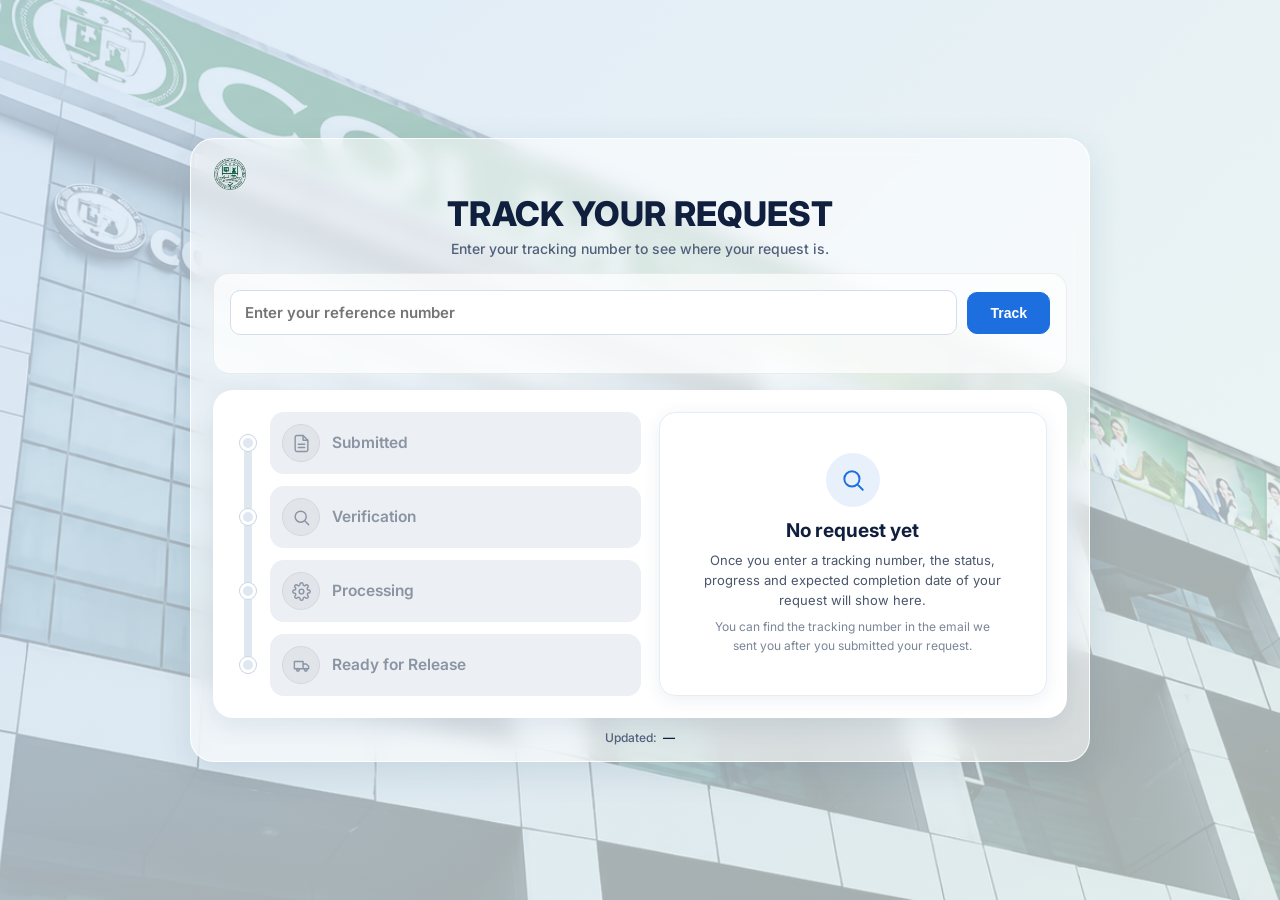
<file: frontend/track.html>
<!DOCTYPE html>
<html lang="en">
<head>
<meta charset="UTF-8">
<meta name="viewport" content="width=device-width, initial-scale=1.0">
<title>Track Your Request | COLM Registrar</title>
<meta name="description" content="Track the status of your COLM document request.">
<link rel="icon" href="assets/images/colm_logo.png">
<link href="https://fonts.googleapis.com/css2?family=Inter:wght@400;500;600;700&display=swap" rel="stylesheet">
<link rel="stylesheet" href="css/landing.css?v=34">
<script>
try { if (localStorage.getItem("colmTheme") === "dark") document.documentElement.classList.add("dark"); } catch (error) {}
</script>
<style>
.track-panel{min-height:100vh;scroll-margin-top:0}
</style>
</head>
<body>
<main class="track-panel-shell">
  <section class="track-panel" id="track" aria-labelledby="trackTitle">
    <div class="track-window">
      <div class="track-topbar">
        <img src="assets/images/colm_registrar_logo.png" alt="COLM Registrar" class="track-seal">
      </div>
      <div class="track-head">
        <h2 id="trackTitle">Track Your Request</h2>
        <p class="track-number" id="trackSubtitle">Enter your tracking number to see where your request is.</p>
        <p class="track-requested-at" id="trackRequestedAt" hidden></p>
      </div>
      <form class="track-lookup" id="trackForm" novalidate>
        <div class="track-input-row">
          <input id="trackRefInput" type="text" placeholder="Enter your reference number" aria-label="Reference number" autocomplete="off">
          <button type="submit" class="btn fill" id="trackLookupBtn">Track</button>
        </div>
        <p id="trackLookupMsg" class="track-lookup-msg" aria-live="polite"></p>
      </form>
      <div class="track-card is-empty" id="trackCard">
        <div class="timeline" id="statusTimeline"></div>
        <aside class="track-details" id="trackDetails" aria-live="polite"></aside>
      </div>
      <div class="updated-row"><span>Updated:</span><time id="trackUpdated">—</time></div>
    </div>
  </section>
</main>
<script src="js/track.js?v=3"></script>
</body>
</html>
</file>
<file: frontend/css/landing.css>
:root{--g9:#064e3b;--g8:#0b6b4f;--g6:#1f9d6e;--g1:#e6f4ec;--g0:#f3faf6;--ink:#0f2a22;--mut:#4d6b5f;--line:#d5e6dc}
html.dark{--g9:#b5ead2;--g8:#8bd5b5;--g6:#54bd91;--g1:#173b30;--g0:#111b18;--ink:#e7f2ec;--mut:#afc2b8;--line:#344a40;color-scheme:dark}
*{box-sizing:border-box}html{scroll-behavior:smooth}
body{margin:0;font-family:Inter,system-ui,Segoe UI,Arial,sans-serif;color:var(--ink);background:var(--g0);transition:background-color .2s,color .2s}
a{color:inherit;text-decoration:none}.wrap{max-width:1120px;margin:0 auto;padding:0 20px}
header{position:sticky;top:0;z-index:20;background:#fff;border-bottom:1px solid var(--line)}
.bar{display:flex;align-items:center;gap:24px;height:68px}
.brand{display:flex;align-items:center;gap:10px;line-height:1.15}.brand img{width:46px;height:46px;object-fit:contain}
.brand b{display:block;font-size:20px;color:var(--g9)}.brand span{font-size:13px;font-weight:600}
header nav{display:flex;align-items:center;gap:10px;margin:0 auto}
header nav a{display:grid;place-items:center;width:44px;height:44px;border-radius:12px;color:var(--mut);transition:background .15s,color .15s}
header nav a:hover,header nav a.on{background:var(--g1);color:var(--g8)}
header nav a svg{width:22px;height:22px;fill:none;stroke:currentColor;stroke-width:1.8;stroke-linecap:round;stroke-linejoin:round}
.nav-label{position:absolute;width:1px;height:1px;padding:0;margin:-1px;overflow:hidden;clip:rect(0,0,0,0);white-space:nowrap;border:0}
.landing-theme-toggle{position:relative;flex:none;width:62px;height:34px;padding:3px;border:0;border-radius:99px;background:#303333;cursor:pointer;transition:background .2s}
.landing-nav-toggle{display:none;flex:none;width:40px;height:40px;padding:8px;border:1px solid var(--line);border-radius:10px;background:transparent;color:var(--g9);cursor:pointer}
.landing-nav-toggle svg{display:block;width:22px;height:22px;fill:none;stroke:currentColor;stroke-width:2;stroke-linecap:round}
.theme-knob{position:absolute;top:3px;left:3px;display:grid;place-items:center;width:28px;height:28px;border-radius:50%;background:#fff;color:#252929;transition:transform .2s,background .2s,color .2s}
.theme-knob svg{width:19px;height:19px;fill:none;stroke:currentColor;stroke-width:2;stroke-linecap:round;stroke-linejoin:round}
.theme-moon{display:none}
html.dark .landing-theme-toggle{background:#f3f5f4}
html.dark .theme-knob{transform:translateX(28px);background:#171b1a;color:#fff}
html.dark .theme-sun{display:none}
html.dark .theme-moon{display:block;fill:currentColor;stroke:none}
html.dark header{background:#17231e}
html.dark .hero:before{background:linear-gradient(90deg,rgba(17,27,24,.96) 0%,rgba(17,27,24,.88) 45%,rgba(6,35,27,.56) 100%)}
html.dark .card,html.dark .feat,html.dark .doc-card,html.dark .track-card,html.dark .track-details,html.dark .faq-cat,html.dark .req-dlg{background:#1b2923;color:var(--ink)}
html.dark .doc{background:#1b2923;border-color:#344a40;color:#e7f2ec}
html.dark .doc .ic{color:#8bd5b5}
html.dark .doc i{color:#8bd5b5}
html.dark .doc-item{background:#17231e}
html.dark .doc-card{background:radial-gradient(circle at top right,#29483b 0%,#20372e 48%,#1b2923 100%)}
html.dark .request-all-panel{background:linear-gradient(135deg,#17231e 0%,#111b18 100%);border-color:#344a40;color:#e7f2ec}
html.dark .request-all-panel .allhead h3{color:#e7f2ec}
html.dark .request-all-panel .allhead p{color:#afc2b8}
html.dark .request-all-panel #q{background:#0e1713;border-color:#405b4e;color:#e7f2ec}
html.dark .request-all-panel #q::placeholder{color:#afc2b8}
html.dark .track-panel{background:linear-gradient(135deg,rgba(16,30,40,.88) 0%,rgba(20,40,33,.88) 100%),url(../assets/images/colmBG.jpg) center/cover no-repeat fixed}
html.dark .track-window{background:rgba(25,39,49,.78);border-color:rgba(190,210,220,.2)}
html.dark .track-head h2,html.dark .track-details,html.dark .track-facts dt{color:#e7f0f7}
html.dark .track-number,html.dark .track-facts dd{color:#b4c3d1}
html.dark .track-requested-at{color:#b4c3d1}
html.dark .track-lookup{background:rgba(25,39,49,.8);border-color:rgba(190,210,220,.18)}
html.dark #trackRefInput,html.dark #trackEmailInput{background:#15232d;border-color:#536b7d;color:#eef6fc}
html.dark #trackRefInput::placeholder,html.dark #trackEmailInput::placeholder{color:#b1c0cc;opacity:1}
html.dark #trackRefInput:focus,html.dark #trackEmailInput:focus{border-color:#75b9ff;box-shadow:0 0 0 3px rgba(117,185,255,.2)}
html.dark .track-lookup-msg{color:#a9d2ff}
html.dark .track-lookup-msg.error{color:#ffb4ab}
html.dark .track-lookup .btn.fill{background:#b5ead2;border-color:#b5ead2;color:#123629}
html.dark .track-lookup .btn.fill:hover{background:#8bd5b5;border-color:#8bd5b5}
html.dark .track-lookup .btn.fill:focus-visible{outline:3px solid #75b9ff;outline-offset:3px}
html.dark .track-card{background:#1b2933}
html.dark .step-pill{background:#263846;color:#d4e0e9}
html.dark .step-ico{background:#344a5a;border-color:#4b6477;color:#d4e0e9}
html.dark .timeline-rail{background:#405565}
html.dark .step-node{background:#405565;border-color:#1b2933;box-shadow:0 0 0 1px #61798b}
html.dark .timeline-step.is-complete .step-pill{background:#1d4562;color:#e3f2ff}
html.dark .timeline-step.is-complete .step-ico{background:#285b80;border-color:#3e789f;color:#b9e0ff}
html.dark .track-details{background:#202f3b;border-color:#354858}
html.dark .track-empty{background:#202f3b;color:#e7f0f7}
html.dark .track-empty p,html.dark .track-empty .track-empty-hint{color:#b4c3d1}
html.dark .faq-cat h3{color:#e7f0f7}
html.dark .faq-cat details,html.dark .faq-list details{background:#202f3b;border-color:#354858;color:#e7f0f7}
html.dark .faq-cat summary,html.dark .faq-list summary{color:#b5ead2}
html.dark .updated-row,html.dark .updated-row time{color:#b4c3d1}
html.dark .req-dlg input,html.dark .req-dlg select,html.dark #q{background:#13201a;color:var(--ink);border-color:#405b4e}
html.dark .req-dlg input::placeholder,html.dark #q::placeholder{color:#9caf9f}
html.dark .req-notice-toggle{background:#1b2923}
html.dark .req-notice{background:#3a211f;border-color:#77423d;color:#ffb7ad}
html.dark .next-step-card{background:#1b2923;color:var(--ink)}
html.dark dialog:not(.wizard){background:#1b2923;color:var(--ink)}
html.dark dialog::backdrop{background:rgba(0,0,0,.72)}
html.dark footer{background:#17231e;color:var(--mut)}
html.dark .btn{background:#1b2923;color:var(--g9)}
html.dark .btn.fill{background:var(--g9);color:#10251c}
html.dark .doc-request-btn{background:#1b7958}
html.dark .steps li{background:#20372e}
html.dark .faq-cat details{border-color:#344a40}
.landing-theme-toggle:focus-visible{outline:2px solid var(--g8);outline-offset:3px}
html.dark .ico,html.dark .hic{background:#e8f4ed;color:#064e3b;box-shadow:0 4px 14px rgba(0,0,0,.32)}
html.dark .how em{background:#b5ead2;color:#123629}
html.dark .feat .ic{color:#b5ead2}
html.dark .doc-card-meta .meta-check .ic{color:#8bd5b5}
html.dark .settings-option{background:#202f3b;border-color:#354858}
html.dark .settings-option h3{color:#e7f0f7}
html.dark .settings-option p{color:#b4c3d1}
.btn{display:inline-flex;align-items:center;gap:8px;padding:12px 22px;border-radius:10px;font-weight:600;font-size:14px;border:1.5px solid var(--g9);cursor:pointer;background:#fff;color:var(--g9)}
.btn.fill{background:var(--g9);color:#fff}.btn.fill:hover{background:var(--g8)}.btn:hover{background:var(--g1)}
.btn.sm{padding:9px 16px;font-size:13px;background:var(--g9);color:#fff}
.hero{position:relative;background:url(../assets/images/colmBG.jpg) center/cover;color:var(--ink)}
.hero:before{content:"";position:absolute;inset:0;background:linear-gradient(90deg,rgba(243,250,246,.97) 0%,rgba(243,250,246,.9) 45%,rgba(6,78,59,.35) 100%)}
.hero .wrap{position:relative;display:grid;grid-template-columns:1.1fr .9fr;gap:30px;align-items:center;padding-top:56px;padding-bottom:56px}
.kick{font-size:12px;letter-spacing:.14em;color:var(--mut);margin:0 0 14px}
h1{font-size:42px;line-height:1.15;margin:0 0 16px;color:var(--g9)}.hero p.lead{font-size:16px;line-height:1.6;margin:0 0 26px;max-width:440px}
.cta{display:flex;gap:14px;flex-wrap:wrap}
.card{background:#fff;border-radius:16px;box-shadow:0 18px 40px rgba(6,78,59,.22);padding:22px;max-width:360px;justify-self:end;width:100%}
.card h3{margin:0 0 14px;font-size:15px;color:var(--g9)}.steps{list-style:none;margin:0;padding:0;display:grid;gap:10px}
.steps li{display:flex;gap:10px;align-items:center;font-size:14px;padding:10px 12px;background:var(--g1);border-radius:10px}
.steps li:before{content:"✓";display:grid;place-items:center;width:22px;height:22px;border-radius:50%;background:var(--g6);color:#fff;font-size:13px}
.feat{background:#fff;border-bottom:1px solid var(--line)}.feat .wrap{display:grid;grid-template-columns:repeat(4,1fr)}
.feat div{padding:26px 20px;border-right:1px solid var(--line)}.feat div:last-child{border:0}
.feat b{display:block;color:var(--g9);margin-bottom:6px;font-size:14px}.feat span{font-size:13px;color:var(--mut);line-height:1.5}
section.blk{padding:44px 0}section h2{margin:0 0 6px;font-size:22px;color:var(--g9)}.sub{color:var(--mut);font-size:14px;margin:0 0 22px}
.track-panel-shell{max-width:none;margin:0;padding:0}
.track-panel{display:flex;align-items:center;justify-content:center;width:100%;min-height:calc(100vh - 68px);padding:48px 20px;border:0;border-radius:0;scroll-margin-top:68px;
  background:linear-gradient(135deg,rgba(214,230,246,.78) 0%,rgba(232,243,238,.72) 100%),url(../assets/images/colmBG.jpg) center/cover no-repeat fixed}
.track-panel[hidden]{display:none}
.track-window{width:100%;max-width:900px;margin:0 auto;padding:18px 22px 16px;border-radius:24px;background:rgba(255,255,255,.55);backdrop-filter:blur(10px);-webkit-backdrop-filter:blur(10px);
  border:1px solid rgba(255,255,255,.85);box-shadow:0 10px 34px rgba(30,70,110,.12)}
.track-topbar{display:flex;justify-content:space-between;align-items:center;min-height:34px}
.track-seal{width:34px;height:34px;object-fit:contain}
.track-head{text-align:center;margin:2px 0 16px}
.track-head h2{margin:0;font-size:clamp(24px,3.6vw,34px);letter-spacing:.01em;font-weight:800;color:#0f1f3d;text-transform:uppercase}
.track-number{margin:6px 0 0;font-size:14px;color:#51607a;font-weight:500}
.track-requested-at{margin:4px 0 0;font-size:13px;color:#51607a}
.track-lookup{margin:0 0 16px;padding:16px 16px 8px;border-radius:16px;background:rgba(255,255,255,.7);border:1px solid rgba(15,42,34,.07)}
.track-label{display:block;margin:0 0 8px;font-size:11.5px;font-weight:700;letter-spacing:.08em;text-transform:uppercase;color:#51607a}
.track-input-row{display:flex;gap:10px;align-items:center}
#trackRefInput{flex:1;min-width:0;padding:12px 14px;border:1.5px solid #d3deea;border-radius:10px;font:600 15px Inter,sans-serif;color:var(--ink);background:#fff}
#trackRefInput:focus{outline:0;border-color:#1d6fe0;box-shadow:0 0 0 3px rgba(29,111,224,.15)}
.track-lookup .btn.fill{background:#1d6fe0;border-color:#1d6fe0}.track-lookup .btn.fill:hover{background:#1558b8}
.track-lookup-msg{min-height:18px;margin:8px 2px 4px;font-size:13px;color:#2c5ea8;font-weight:600}
.track-lookup-msg.error{color:#b42318}
.track-card{display:grid;grid-template-columns:1.05fr 1fr;gap:18px;align-items:stretch;background:#fff;border-radius:20px;padding:22px 20px;box-shadow:0 8px 26px rgba(30,70,110,.1)}
/* timeline */
.timeline{position:relative;display:grid;gap:12px;align-self:start;padding-left:4px}
.timeline-rail{position:absolute;left:11px;top:22px;bottom:22px;width:8px;border-radius:99px;background:#dfe7f0;z-index:0}
.timeline-step{position:relative;display:flex;align-items:center;gap:14px;z-index:1}
.step-node{flex:none;display:grid;place-items:center;width:16px;height:16px;margin-left:3px;border-radius:50%;background:#dfe7f0;border:3px solid #fff;box-shadow:0 0 0 1px #cbd6e3;position:relative}
.step-node svg{width:10px;height:10px;fill:none;stroke:#fff;stroke-width:3.2;stroke-linecap:round;stroke-linejoin:round}
.timeline-step.is-complete .step-node{background:#1d6fe0;box-shadow:0 0 0 1px #1d6fe0;width:20px;height:20px;margin-left:1px}
.timeline-step.is-active .step-node{background:#2d8cff;box-shadow:0 0 0 5px rgba(45,140,255,.25),0 0 14px rgba(45,140,255,.7);width:18px;height:18px;margin-left:2px}
.step-pill{position:relative;flex:1;min-width:0;display:flex;align-items:center;gap:12px;padding:12px 16px 12px 12px;border-radius:14px;background:#eceff3;color:#8a94a3}
.step-ico{flex:none;display:grid;place-items:center;width:38px;height:38px;border-radius:50%;background:#e1e5ea;border:1px solid #d3d9e0}
.step-ico svg{width:19px;height:19px;fill:none;stroke:currentColor;stroke-width:1.8;stroke-linecap:round;stroke-linejoin:round}
.step-text{flex:1;min-width:0;display:flex;flex-direction:column;gap:1px}
.step-text strong{font-size:15.5px;font-weight:600;line-height:1.25}
.step-text small{font-size:11.5px;font-weight:500;opacity:.85}
.step-date{flex:none;font-size:12px;font-weight:600}
.timeline-step.is-complete .step-pill{background:#d9ecfb;color:#16335c}
.timeline-step.is-complete .step-ico{background:#fff;border-color:#bcd9f2;color:#1d6fe0}
.timeline-step.is-active .step-pill{background:linear-gradient(90deg,#1d6fe0 0%,#2d8cff 100%);color:#fff;box-shadow:0 10px 22px rgba(29,111,224,.35)}
.timeline-step.is-active .step-pill:before{content:"";position:absolute;left:-7px;top:50%;width:14px;height:14px;background:#1d6fe0;transform:translateY(-50%) rotate(45deg);border-radius:3px}
.timeline-step.is-active .step-ico{background:#1558b8;border-color:rgba(255,255,255,.35);color:#fff}
.timeline-step.is-active .step-text strong{font-weight:700}
/* details */
.track-details{padding:20px 22px;border-radius:16px;background:#fff;border:1px solid #e6ecf3;box-shadow:0 4px 18px rgba(30,70,110,.08);color:#0f1f3d}
.track-details h3{margin:0 0 12px;font-size:21px;font-weight:700}
.track-details h3.is-rejected{margin:0 0 12px;font-size:18px;font-weight:700;color:#0f1f3d}
.track-facts{margin:0;display:grid;gap:2px}
.track-facts dt{margin-top:10px;font-size:12.5px;font-weight:700;color:#0f1f3d}
.track-facts dd{margin:0;font-size:12.5px;line-height:1.5;color:#4a566b}
.track-facts dd.track-pct{display:flex;justify-content:flex-end;margin-top:-18px;font-weight:700;color:#0f1f3d}
.track-rejected-text{color:#0f1f3d;font-weight:700}
.track-bar{height:7px;margin:8px 0 2px;border-radius:99px;background:#e1e8f0;overflow:hidden}
.track-bar i{display:block;height:100%;border-radius:99px;background:linear-gradient(90deg,#1d6fe0,#4aa3ff)}
.track-contact{display:flex!important;align-items:center;gap:10px;margin-top:6px}
.contact-ico{flex:none;display:grid;place-items:center;width:40px;height:40px;border-radius:50%;background:#e8f1fb;color:#1d6fe0}
.contact-ico svg{width:20px;height:20px;fill:none;stroke:currentColor;stroke-width:1.8;stroke-linecap:round;stroke-linejoin:round}
.track-contact b{display:block;font-size:13px;color:#0f1f3d}.track-contact small{font-size:11.5px;color:#4a566b}
/* empty state (default - no request yet) */
.track-empty{height:100%;min-height:230px;display:flex;flex-direction:column;align-items:center;justify-content:center;text-align:center;gap:8px;padding:6px 6px}
.track-empty-ico{display:grid;place-items:center;width:54px;height:54px;border-radius:50%;background:#e8f1fb;color:#1d6fe0}
.track-empty-ico svg{width:26px;height:26px;fill:none;stroke:currentColor;stroke-width:1.8;stroke-linecap:round;stroke-linejoin:round}
.track-empty h3{margin:4px 0 0;font-size:19px}
.track-empty p{margin:0;max-width:300px;font-size:13px;line-height:1.55;color:#4a566b}
.track-empty .track-empty-hint{font-size:12px;color:#7a8698}
.faq-groups{display:grid;gap:14px;padding-bottom:8px}
.faq-cat{padding:14px 14px 6px;border-radius:16px;background:rgba(255,255,255,.55);border:1px solid rgba(15,42,34,.07)}
.faq-cat h3{margin:0 0 10px;font-size:16px;font-weight:700;color:#0f1f3d;letter-spacing:.01em}
.faq-cat details{margin:0 0 8px;background:#fff;border-color:rgba(15,42,34,.08)}
.faq-cat details[open]{box-shadow:0 6px 18px rgba(30,70,110,.08)}
.faq-cat details p{margin:8px 0 0}.faq-cat details ul{margin:8px 0 2px;padding-left:20px;font-size:13px;color:var(--mut);line-height:1.65}
.faq-cat details li b{color:var(--ink)}
.faq-list{display:grid;gap:10px;padding:4px 0 10px}
.faq-list details{margin:0;background:rgba(255,255,255,.85);border-color:rgba(15,42,34,.08)}
.settings-panel .track-window{max-width:680px}
.settings-option{display:flex;align-items:center;justify-content:space-between;gap:20px;padding:20px 22px;border:1px solid #e6ecf3;border-radius:16px;background:#fff;box-shadow:0 4px 18px rgba(30,70,110,.08)}
.settings-option h3{margin:0;color:#0f1f3d;font-size:16px}
.settings-option p{margin:5px 0 0;color:#51607a;font-size:13px}
.settings-option .landing-theme-toggle{margin-left:auto}
.updated-row{display:flex;justify-content:center;align-items:center;gap:6px;padding-top:12px;color:#51607a;font-size:12px;font-weight:500}
.updated-row time{color:#0f1f3d;font-weight:600}
@media(max-width:760px){.track-panel{padding:18px 10px}.track-window{padding:14px 12px}.track-card{grid-template-columns:1fr;padding:16px 12px}
  .track-input-row{flex-direction:column;align-items:stretch}.track-lookup .btn{justify-content:center}}
.two{display:grid;grid-template-columns:1.5fr 1fr;gap:48px}
.docs{display:grid;grid-template-columns:repeat(3,1fr);gap:14px}
.doc{display:flex;justify-content:space-between;align-items:center;gap:8px;text-align:left;font:600 13px Inter,sans-serif;color:var(--ink);background:#fff;border:1px solid var(--line);border-radius:12px;padding:20px 16px;cursor:pointer;box-shadow:0 2px 8px rgba(6,78,59,.06)}
.doc:hover{border-color:var(--g6);background:var(--g1)}.doc i{font-style:normal;color:var(--g6)}
.how{list-style:none;margin:0;padding:0;display:grid;gap:18px}.how li{display:flex;gap:14px;align-items:flex-start}
.how em{flex:none;width:34px;height:34px;border-radius:50%;background:var(--g9);color:#fff;display:grid;place-items:center;font-style:normal;font-weight:700}
.how b{display:block;font-size:14px;color:var(--g9)}.how span{font-size:13px;color:var(--mut)}
.help{display:flex;align-items:center;justify-content:space-between;gap:16px;flex-wrap:wrap;background:var(--g1);border:1px solid var(--line);border-radius:14px;padding:18px 24px;margin-top:34px}
.help b{color:var(--g9)}.help span{display:block;font-size:13px;color:var(--mut);margin-top:3px}
details{background:#fff;border:1px solid var(--line);border-radius:12px;padding:14px 18px;margin-bottom:10px}
summary{cursor:pointer;font-weight:600;font-size:14px;color:var(--g9)}details p{margin:10px 0 0;font-size:13px;color:var(--mut);line-height:1.6}
footer{background:var(--g9);color:#d8efe4;text-align:center;font-size:12px;padding:10px 20px;line-height:1.5}
.staff-login-secret{flex:none;padding:8px 12px;border:1px solid var(--line);border-radius:8px;background:#fff;color:var(--g9);font-size:12px;font-weight:600}
.staff-login-secret[hidden]{display:none}
dialog{border:0;border-radius:16px;padding:26px;max-width:460px;width:92%;box-shadow:0 20px 50px rgba(0,0,0,.3)}
dialog::backdrop{background:rgba(6,40,30,.55)}dialog h3{margin:0 0 8px;color:var(--g9)}dialog p{font-size:13px;color:var(--mut);line-height:1.6}
dialog ul{padding-left:18px;font-size:13px;line-height:1.7}.meta{display:flex;gap:18px;font-size:13px;margin:12px 0 18px}.meta b{color:var(--g9)}
@media(max-width:860px){body{padding-bottom:calc(68px + env(safe-area-inset-bottom))}.bar{position:relative;justify-content:space-between;gap:12px}header nav{position:fixed;left:0;right:0;bottom:0;z-index:30;display:flex;justify-content:space-around;gap:0;margin:0;padding:6px 6px calc(6px + env(safe-area-inset-bottom));background:#fff;border-top:1px solid var(--line);box-shadow:0 -4px 16px rgba(6,78,59,.1)}header nav a{flex:1;min-width:0;height:52px;gap:3px;border-radius:9px;display:flex;flex-direction:column;justify-content:center;font-size:10px;font-weight:500}header nav a svg{width:22px;height:22px;flex:none}header nav a.on{background:transparent;color:var(--g8)}header nav a.on .nav-label{position:static;width:auto;height:auto;padding:0;margin:0;overflow:visible;clip:auto;white-space:normal;border:0}.nav-label{position:static;width:auto;height:auto;padding:0;margin:0;overflow:visible;clip:auto;white-space:normal;border:0}html.dark header nav{background:#17231e;box-shadow:0 -4px 16px rgba(0,0,0,.24)}html.dark header nav a{color:#afc2b8}html.dark header nav a.on,html.dark header nav a:hover{color:#b5ead2}.hero .wrap,.two{grid-template-columns:1fr}.card{justify-self:start}
.feat .wrap{grid-template-columns:1fr 1fr}.docs{grid-template-columns:1fr 1fr}h1{font-size:32px}.hero:before{background:rgba(243,250,246,.93)}}
@media(max-width:520px){.docs,.feat .wrap{grid-template-columns:1fr}.brand span{display:none}}
@media(max-width:860px){header nav a .nav-label{display:none}header nav a.on{background:var(--g1);box-shadow:0 2px 8px rgba(6,78,59,.12)}html.dark header nav a.on{background:#29483b;box-shadow:0 2px 8px rgba(0,0,0,.24)}}

/* ---- icons ---- */
.ic{width:24px;height:24px;fill:none;stroke:currentColor;stroke-width:1.8;stroke-linecap:round;stroke-linejoin:round;flex:none}
.ic.sm{width:16px;height:16px}
.feat div{display:flex;gap:16px;align-items:flex-start}.feat .ic{width:36px;height:36px;color:var(--g9);margin-top:2px}.feat p{margin:0}
.doc .ic{width:26px;height:26px;color:var(--g9)}.doc>span{flex:1;display:block}.doc>span b{display:block;font-weight:600}
.doc>span small{display:block;font-weight:500;font-size:11.5px;color:var(--mut);margin-top:3px}
.ico,.hic{flex:none;width:48px;height:48px;border-radius:50%;background:#fff;box-shadow:0 4px 14px rgba(6,78,59,.14);display:grid;place-items:center;color:var(--g9)}
.ico .ic,.hic .ic{width:24px;height:24px}
.how li{align-items:center}.how em{position:relative;z-index:1}
.help .hl{display:flex;align-items:center;gap:16px}.help .btn .ic{margin-right:-2px}
/* ---- details dialog ---- */
.dh{display:flex;align-items:center;gap:12px;margin-bottom:10px}.dh h3{margin:0}.dh .hic{width:44px;height:44px;background:var(--g1);box-shadow:none}
.cta [hidden]{display:none}
.x.dx{position:absolute;top:16px;right:16px}.dh{padding-right:40px}
/* ---- "Request a Document" module ---- */
.request-panel-shell{max-width:1120px;margin:18px auto 20px;padding:0 20px}
.request-all-panel{display:block;width:100%;padding:24px 26px;border:1px solid var(--line);border-radius:20px;background:linear-gradient(135deg,#f5fbf7 0%,#edf5f0 100%);box-shadow:0 18px 42px rgba(15,42,34,.09);scroll-margin-top:90px}
.request-all-panel[hidden]{display:none}
.request-all-panel.is-open{border-color:var(--g6)}
.allhead{display:flex;justify-content:space-between;align-items:flex-start;gap:12px;margin-bottom:14px}.allhead h3{font-size:20px;margin:0 0 4px}.allhead p{margin:0}
.x{flex:none;width:34px;height:34px;border:0;border-radius:50%;background:var(--g1);color:var(--g9);font-size:22px;line-height:1;cursor:pointer}.x:hover{background:var(--line)}
#q{width:100%;padding:11px 14px;margin-bottom:16px;border:1.5px solid var(--line);border-radius:10px;font:500 14px Inter,sans-serif;color:var(--ink)}
#q:focus{outline:0;border-color:var(--g6)}
/* Document Catalog cards (same look as the student portal catalog) */
.doc-grid{display:grid;grid-template-columns:repeat(3, minmax(0, 1fr));gap:22px;align-items:stretch}
.doc-item{display:flex;flex-direction:column;gap:14px;padding:14px;background:#f8faf8;border-radius:20px;box-shadow:0 10px 30px rgba(20,55,43,.06);height:100%}
.doc-item[hidden]{display:none}
.doc-card{display:flex;flex-direction:column;padding:18px;background:radial-gradient(circle at top right,#cfe3d6 0%,#e6eee9 45%,#fff 100%);border-radius:14px}
.doc-card h3{margin:0 0 6px;font-size:15px;color:var(--ink)}
.doc-price{display:block;margin-bottom:10px;font-size:24px;font-weight:800;color:var(--ink)}
.doc-desc{margin:0 0 16px;min-height:58px;font-size:13px;line-height:1.5;color:var(--mut)}
.doc-request-btn{display:block;width:100%;padding:13px 14px;border:0;border-radius:999px;background:#0b4f3a;color:#fff;font:700 13px Inter,sans-serif;text-align:center;cursor:pointer}
.doc-request-btn:hover{background:#064e3b}
.doc-card-meta{padding:0 6px 6px}
.doc-card-meta p{margin:0 0 8px;font-size:12.5px;color:var(--ink)}
.doc-card-meta .meta-label{margin-top:14px}
.doc-card-meta .meta-check{display:flex;align-items:center;gap:8px;color:var(--mut)}
.doc-card-meta .meta-check .ic{width:16px;height:16px;color:#064e3b}
.none{text-align:center;color:var(--mut);font-size:14px;margin:18px 0 6px}
@media(max-width:520px){.doc-grid{grid-template-columns:1fr}.feat div{padding:18px 16px}}
/* ---- request form dialog ---- */
.req-dlg{max-width:440px;position:relative}
.req-dlg .dh{align-items:center}.req-doc-name{margin:2px 0 0;font-size:13px;font-weight:600;color:var(--g8)}
.req-dlg form{display:grid;gap:6px;margin-top:8px}
.req-dlg label{margin-top:8px;font-size:12px;font-weight:700;letter-spacing:.04em;text-transform:uppercase;color:var(--mut)}
.req-dlg input,.req-dlg select{width:100%;padding:11px 13px;border:1.5px solid var(--line);border-radius:10px;font:500 14px Inter,sans-serif;color:var(--ink);background:#fff}
.req-dlg input:focus,.req-dlg select:focus{outline:0;border-color:var(--g6);box-shadow:0 0 0 3px rgba(31,157,110,.15)}
.req-dlg input.invalid,.req-dlg input.invalid:focus,.req-dlg select.invalid,.req-dlg select.invalid:focus{border-color:#d92d20;box-shadow:0 0 0 3px rgba(217,45,32,.12)}
.request-cancel-confirm{max-width:420px;border:1px solid #d5ded9;border-radius:22px;background:#f7faf8;color:#193a30;text-align:center}
.request-cancel-confirm-icon{display:grid;width:48px;height:48px;margin:0 auto 14px;place-items:center;border:1px solid #d7d9ca;border-radius:18px;background:#efeddf;color:#9a6800;font-size:25px;font-weight:700}
.request-cancel-confirm h3{margin:0 0 8px;color:#193a30}
.request-cancel-confirm p{margin:0;color:#63736c}
.request-cancel-confirm-actions{display:flex;justify-content:center;gap:10px;margin-top:24px}
.request-cancel-confirm-actions .btn{min-height:42px}
.request-cancel-confirm-actions #keepRequest{border-color:#c8d5cf;background:#e1e9e5;color:#193a30}
.request-cancel-confirm-actions #confirmCancelRequest{border-color:#a82020;background:#a82020;color:#fff}
.request-cancel-confirm-actions #keepRequest:hover{background:#d5e0da}
.request-cancel-confirm-actions #confirmCancelRequest:hover{border-color:#8f1919;background:#8f1919}
.req-error{min-height:18px;margin:6px 0 0;font-size:13px;font-weight:600;color:#b42318}
#rfLookupStatus:not(.error){color:#166534}
html.dark #rfLookupStatus:not(.error){color:#86efac}
html.dark #rfLookupStatus.error{color:#fca5a5}
.req-actions{display:flex;justify-content:flex-end;gap:10px;margin-top:4px}
.doc-request-btn{font-family:inherit}
.rf-choose{display:grid;justify-items:center;gap:12px;margin-top:8px;padding:24px 20px;border-radius:20px;background:var(--g1)}.rf-choose[hidden]{display:none}
.rf-choice{width:100%;padding:18px 16px;border:1.5px solid var(--g9);border-radius:14px;background:#fff;color:var(--g9);font:700 16px Inter,sans-serif;cursor:pointer;transition:background .15s,color .15s}
.rf-choice:hover,.rf-choice:focus-visible{background:var(--g9);color:#fff;outline:0}
.rf-or{font-size:14px;font-weight:600;color:var(--mut)}
.rf-picked{display:flex;align-items:center;justify-content:space-between;gap:10px;margin-top:8px;padding:8px 8px 8px 14px;border-radius:12px;background:var(--g1);color:var(--g9);font-weight:700;font-size:14px}.rf-picked[hidden]{display:none}
.rf-picked button{padding:6px 12px;border:1.5px solid var(--g9);border-radius:9px;background:#fff;color:var(--g9);font:600 13px Inter,sans-serif;cursor:pointer}.rf-picked button:hover{background:var(--g1)}
html.dark .rf-choice,html.dark .rf-picked button{background:#1b2923;color:var(--g9)}html.dark .rf-choice:hover,html.dark .rf-choice:focus-visible{background:var(--g9);color:#10251c}
.req-actions[hidden],.req-error[hidden]{display:none}
.rf-group{display:grid;gap:6px}.rf-group[hidden]{display:none}
.req-field{display:grid;align-content:start;gap:6px}.req-field[hidden]{display:none}
.req-row{display:grid;grid-template-columns:1fr 1fr;gap:12px;align-items:start}.req-row[hidden]{display:none}@media(max-width:480px){.req-row{grid-template-columns:1fr}}
.req-label-row{display:flex;align-items:center;justify-content:space-between;gap:4px;margin-top:8px}
.req-label-row label{margin:0;white-space:nowrap}
.req-input-wrap{position:relative}
.req-input-wrap input,.req-input-wrap select{padding-right:42px}
.req-notice-toggle{position:absolute;top:50%;right:10px;display:grid;place-items:center;width:22px;height:22px;padding:0;transform:translateY(-50%);border:0;border-radius:50%;background:#fff;color:#b42318;cursor:pointer}
.req-notice-toggle[hidden]{display:none}
.req-notice-toggle svg{width:18px;height:18px;fill:none;stroke:currentColor;stroke-width:1.8;stroke-linecap:round;stroke-linejoin:round}
.req-notice{position:absolute;z-index:2;top:calc(100% + 6px);right:0;max-width:min(300px,85vw);padding:9px 11px;border:1px solid #f3b4ae;border-radius:8px;background:#fff7f6;box-shadow:0 6px 18px rgba(80,20,15,.12);font-size:11px;line-height:1.4;font-weight:600;color:#b42318}
.req-notice[hidden]{display:none}
/* rejected request on the Track page: red instead of blue */
.timeline-step.is-rejected .step-node{background:#d92d20;box-shadow:0 0 0 5px rgba(217,45,32,.22),0 0 14px rgba(217,45,32,.6);width:18px;height:18px;margin-left:2px}
.timeline-step.is-rejected .step-pill{background:linear-gradient(90deg,#c0281c 0%,#e5483b 100%);color:#fff;box-shadow:0 10px 22px rgba(217,45,32,.35)}
.timeline-step.is-rejected .step-pill:before{content:"";position:absolute;left:-7px;top:50%;width:14px;height:14px;background:#c0281c;transform:translateY(-50%) rotate(45deg);border-radius:3px}
.timeline-step.is-rejected .step-ico{background:#a31f15;border-color:rgba(255,255,255,.35);color:#fff}
.timeline-step.is-rejected .step-text strong{font-weight:700}
.track-details h3.is-rejected,.track-rejected-text{color:#c0281c;font-weight:700}
html.dark .track-details h3.is-rejected,html.dark .track-rejected-text{color:#e7f0f7}

/* close (X) button on the Request, Track, FAQ and Settings pages: goes back to Home */
.panel-close{flex:none;display:grid;place-items:center;width:36px;height:36px;margin-left:auto;padding:0;border:1px solid #d3d9e0;border-radius:50%;background:rgba(255,255,255,.85);color:#4a566b;cursor:pointer;transition:background .15s,color .15s,border-color .15s}
.panel-close svg{width:18px;height:18px;fill:none;stroke:currentColor;stroke-width:2.2;stroke-linecap:round}
.panel-close:hover,.panel-close:focus-visible{background:#fde8e6;border-color:#f3b8b2;color:#c0281c}
.panel-close:active{background:transparent;outline:2px solid currentColor}
html.dark .panel-close{background:rgba(25,39,49,.8);border-color:rgba(190,210,220,.3);color:#cfe0ea}
html.dark .panel-close:hover,html.dark .panel-close:focus-visible{background:rgba(217,45,32,.2);color:#ff8a80}

/* small light/dark switch in the upper right of the header */
.landing-theme-toggle.compact{width:44px;height:24px;padding:2px;margin-left:auto}
header nav+.staff-login-secret,header .staff-login-secret{margin-left:0}
.landing-theme-toggle.compact .theme-knob{top:2px;left:2px;width:20px;height:20px}
.landing-theme-toggle.compact .theme-knob svg{width:13px;height:13px}
html.dark .landing-theme-toggle.compact .theme-knob{transform:translateX(20px)}
/* "Resend code": a text link, not a button */
.req-resend{justify-self:start;padding:0;margin:0;border:0;background:none;box-shadow:none;min-height:0;height:auto;width:auto;font:inherit;font-size:13px;font-weight:600;text-transform:none;letter-spacing:0;color:#0b4a36;text-decoration:underline;cursor:pointer}
.req-resend:hover{color:#14724f}
.req-resend:disabled{color:#6b7a73;text-decoration:none;cursor:default}
.req-resend:focus-visible{outline:2px solid currentColor;outline-offset:2px}
html.dark .req-resend{color:#7fd1ae}html.dark .req-resend:hover{color:#a6e3c8}html.dark .req-resend:disabled{color:#8a9a93}
.request-cancel-confirm-actions .leave-keep{border-color:#c8d5cf;background:#e1e9e5;color:#193a30}
.request-cancel-confirm-actions .leave-keep:hover{background:#d5e0da}
.request-cancel-confirm-actions .leave-go{border-color:#a82020;background:#a82020;color:#fff}
.request-cancel-confirm-actions .leave-go:hover{border-color:#8f1919;background:#8f1919}

/* Smooth auto-fill and error feedback in the "Request a Document" form */
.req-dlg input,.req-dlg select{transition:border-color .3s ease,box-shadow .3s ease,background-color .3s ease,opacity .3s ease}
@keyframes rfFillIn{0%{opacity:0;transform:translateY(8px);background-color:#dff5ea}60%{background-color:#e9f8f0}100%{opacity:1;transform:none}}
.req-dlg .rf-filled{animation:rfFillIn .55s cubic-bezier(.22,.8,.3,1) both}
@keyframes rfPopCenter{0%{opacity:0;transform:translateY(-50%) scale(.4)}70%{opacity:1;transform:translateY(-50%) scale(1.15)}100%{opacity:1;transform:translateY(-50%) scale(1)}}
.req-ok:not([hidden]),.req-notice-toggle:not([hidden]){animation:rfPopCenter .4s cubic-bezier(.22,.8,.3,1) both}
@keyframes rfShake{0%,100%{transform:translateX(0)}20%{transform:translateX(-5px)}40%{transform:translateX(5px)}60%{transform:translateX(-3px)}80%{transform:translateX(3px)}}
.req-dlg input.rf-shake{animation:rfShake .4s ease}
@keyframes rfNoticeIn{0%{opacity:0;transform:translateY(-6px)}100%{opacity:1;transform:none}}
.req-notice:not([hidden]){animation:rfNoticeIn .25s ease both}
@media (prefers-reduced-motion:reduce){.req-dlg .rf-filled,.req-dlg input.rf-shake,.req-ok:not([hidden]),.req-notice-toggle:not([hidden]),.req-notice:not([hidden]){animation:none}.req-dlg input,.req-dlg select{transition:none}}
</file>
<file: frontend/css/style.css>
* {
  box-sizing: border-box;
}

[hidden] {
  display: none !important;
}

:root {
  --primary: #064e3b;
  --primary-dark: #0b4f3a;
  --primary-soft: #dfe8e3;
  --hover: #d7e1db;
  --sidebar: #e3e9e6;
  --page: #edf1ee;
  --white: #f8faf8;
  --border: #c7d0cb;
  --text: #16352a;
  --muted: #5a6761;
  --shadow: 0 10px 30px rgba(20, 55, 43, .06);
  /* colours for messages; each has a lighter version for dark mode (see body.dark) */
  --placeholder: #6b7771;
  --danger-text: #a32020;
  --success-text: #1d6b3c;
  --warn-text: #8a5a00;
}

html, body {
  margin: 0;
  width: 100%;
  height: 100%;
  min-height: 100%;
  font-family: "Inter", Arial, sans-serif;
  color: var(--text);
  background: var(--page);
}

body {
  overflow: hidden;
}

button, input {
  font: inherit;
}

.material-symbol {
  font-family: "Material Symbols Rounded";
  font-weight: normal;
  font-style: normal;
  font-size: 20px;
  line-height: 1;
  letter-spacing: normal;
  text-transform: none;
  white-space: nowrap;
  direction: ltr;
  font-feature-settings: "liga";
  -webkit-font-smoothing: antialiased;
}

button, a {
  -webkit-tap-highlight-color: transparent;
}

.app {
  height: 100vh;
  height: 100dvh;
  min-height: 0;
  display: flex;
  padding: 14px;
  gap: 14px;
}

.sidebar {
  width: 214px;
  min-width: 214px;
  height: calc(100vh - 28px);
  position: fixed;
  left: 14px;
  top: 14px;
  display: flex;
  flex-direction: column;
  background: var(--sidebar);
  border-radius: 16px;
  box-shadow: var(--shadow);
  transition: width .28s cubic-bezier(.2,.8,.2,1), min-width .28s cubic-bezier(.2,.8,.2,1),
    transform .28s cubic-bezier(.2,.8,.2,1), box-shadow .28s ease;
  z-index: 20;
}

.brand {
  min-height: 64px;
  padding: 10px 8px;
  display: flex;
  align-items: center;
  gap: 6px;
}

.logo {
  width: 44px;
  height: 44px;
  padding: 3px;
  display: block;
  object-fit: contain;
  border-radius: 50%;
  background: #ffffff;
  flex: 0 0 auto;
}

.brand-text {
  min-width: 0;
  flex: 1;
  display: flex;
  flex-direction: column;
  line-height: 1.15;
  white-space: nowrap;
}

.brand-text strong {
  overflow: hidden;
  font-size: 11px;
  letter-spacing: 0;
  text-overflow: ellipsis;
}

.brand-text span {
  font-size: 9px;
  margin-top: 3px;
  color: var(--primary);
  font-weight: 600;
}

.collapse-btn {
  position: relative;
  z-index: 1;
  width: 28px;
  height: 28px;
  flex: 0 0 auto;
  margin-left: auto;
  border: 0;
  background: transparent;
  color: var(--primary);
  cursor: pointer;
  font-size: 21px;
  padding: 4px;
  border-radius: 50%;
}

.collapse-btn::after {
  display: none;
}

.collapse-btn:hover {
  background: var(--hover);
}

.collapse-btn:active,
.mobile-sidebar-toggle:active {
  transform: scale(.92);
}

.nav {
  flex: 1;
  padding: 0 10px;
  overflow-y: auto;
}

.nav-group {
  margin-bottom: 18px;
}

.section-title {
  font-size: 11px;
  font-weight: 700;
  letter-spacing: .5px;
  color: var(--primary);
  margin: 0 0 7px;
}

.nav-item {
  display: flex;
  align-items: center;
  gap: 11px;
  height: 36px;
  padding: 0 11px;
  margin: 2px 0;
  border-radius: 8px;
  color: var(--primary);
  text-decoration: none;
  font-size: 13px;
  font-weight: 600;
  white-space: nowrap;
  transition: background .18s ease, color .18s ease, padding .28s ease, gap .28s ease;
}

.nav-item span:last-child {
  min-width: 0;
  overflow: hidden;
  text-overflow: ellipsis;
  white-space: nowrap;
}

.nav-item:hover,
.nav-item.active:hover {
  background: var(--hover);
}

.nav-item.active {
  background: var(--primary);
  box-shadow: inset 3px 0 #ffffff;
  color: #ffffff;
  font-weight: 700;
}

.icon {
  width: 22px;
  display: inline-grid;
  place-items: center;
  font-size: 19px;
  font-weight: 500;
  transition: transform .18s ease;
}

.nav-item:hover .icon { transform: scale(1.08); }

.student-card {
  padding: 14px 11px 13px;
  border-top: 1px solid rgba(6, 78, 59, .08);
  display: flex;
  flex-direction: column;
  gap: 2px;
}

.student-card strong {
  font-size: 14px;
}

.student-card span {
  font-size: 11px;
  color: var(--muted);
}

.main {
  width: calc(100% - 214px - 14px);
  margin-left: calc(214px + 14px);
  height: calc(100vh - 28px);
  height: calc(100dvh - 28px);
  min-height: 0;
  display: flex;
  flex-direction: column;
  gap: 10px;
  transition: margin-left .25s ease, width .25s ease;
}

.topbar {
  flex: 0 0 64px;
  height: 64px;
  background: var(--white);
  border-radius: 16px;
  display: flex;
  align-items: center;
  justify-content: space-between;
  padding: 0 15px 0 22px;
  box-shadow: var(--shadow);
}

.page-title {
  display: flex;
  align-items: center;
  gap: 10px;
  font-size: 14px;
  font-weight: 700;
  color: var(--primary);
}

.title-icon {
  font-size: 20px;
}

.top-actions {
  display: flex;
  align-items: center;
  gap: 9px;
}

.search {
  width: 34px;
  height: 30px;
  border: 1px solid transparent;
  border-radius: 18px;
  display: flex;
  align-items: center;
  padding: 0 2px;
  color: var(--text);
  transition: width .2s ease, border-color .2s ease, padding .2s ease;
}

.search.open {
  width: 180px;
  padding: 0 9px;
  border-color: var(--primary);
}

.search-icon {
  font-size: 20px;
  line-height: 1;
  flex: 0 0 auto;
}

.search-toggle {
  width: 28px;
  height: 28px;
  flex: 0 0 auto;
  padding: 0;
  display: grid;
  place-items: center;
  border: 0;
  border-radius: 50%;
  background: transparent;
  color: var(--primary);
  cursor: pointer;
}

.search-toggle:hover {
  background: var(--hover);
}

.search-toggle:focus-visible {
  outline: 2px solid var(--primary);
  outline-offset: 2px;
}

.search input:focus-visible {
  outline: none;
}

.search input {
  width: 100%;
  border: 0;
  outline: 0;
  background: transparent;
  min-width: 0;
  font-size: 12px;
  color: inherit;
  -webkit-appearance: none;
  -moz-appearance: none;
  appearance: none;
}

.search input::-webkit-search-decoration,
.search input::-webkit-search-cancel-button,
.search input::-webkit-search-results-button,
.search input::-webkit-search-results-decoration {
  display: none;
  -webkit-appearance: none;
}

.top-icon {
  width: 30px;
  height: 30px;
  border: 0;
  background: transparent;
  color: var(--primary);
  display: grid;
  place-items: center;
  cursor: pointer;
  border-radius: 50%;
}

.top-icon:hover {
  background: var(--hover);
  transform: translateY(-1px) scale(1.06);
}

.top-icon:active { transform: scale(.92); }

.profile-menu {
  position: relative;
  height: 64px;
  padding: 0 3px 0 9px;
  border-left: 1px solid var(--border);
  display: flex;
  align-items: center;
  gap: 8px;
  color: var(--primary);
  font-size: 13px;
  font-weight: 700;
  cursor: pointer;
}

.avatar {
  width: 30px;
  height: 30px;
  border-radius: 50%;
  border: 1px solid var(--primary);
  display: grid;
  place-items: center;
  font-size: 18px;
  background: var(--white);
}

.chevron {
  font-size: 20px;
  margin-left: 2px;
}

.profile-dropdown {
  display: none;
  position: absolute;
  right: 0;
  top: 58px;
  width: 180px;
  padding: 12px;
  background: var(--white);
  border: 1px solid var(--border);
  border-radius: 12px;
  box-shadow: 0 12px 30px rgba(0,0,0,.1);
  z-index: 50;
  color: var(--text);
  font-size: 12px;
}

.profile-dropdown.show {
  display: block;
}

.profile-dropdown #profileName {
  color: var(--muted);
}

.profile-dropdown hr {
  border: 0;
  border-top: 1px solid var(--border);
  margin: 10px 0;
}

.profile-dropdown button {
  width: 100%;
  text-align: left;
  border: 0;
  background: transparent;
  padding: 7px;
  border-radius: 6px;
  cursor: pointer;
  color: var(--text);
}

.profile-dropdown button:hover {
  background: var(--hover);
}

.content {
  flex: 1 1 auto;
  min-height: 0;
  background: var(--white);
  border-radius: 16px;
  padding: 28px;
  box-shadow: var(--shadow);
  overflow-x: hidden;
  overflow-y: auto;
  overscroll-behavior: contain;
}

.content.content-page-bg {
  background: var(--page);
}

.dashboard {
  max-width: 1200px;
  margin: 0 auto;
}

.dashboard-heading {
  display: flex;
  align-items: flex-start;
  justify-content: space-between;
  gap: 24px;
  margin-bottom: 32px;
}

.dashboard-eyebrow {
  margin: 0 0 7px;
  color: var(--muted);
  font-size: 10px;
  font-weight: 700;
}

.dashboard-heading h1 {
  margin: 0;
  color: var(--text);
  font-size: 24px;
  line-height: 1.2;
}

.dashboard-heading > div > p:last-child {
  margin: 8px 0 0;
  color: var(--muted);
  font-size: 13px;
}

.dashboard-date {
  padding-top: 5px;
  color: var(--muted);
  font-size: 12px;
  white-space: nowrap;
}

.dashboard-section-heading {
  display: flex;
  align-items: center;
  justify-content: space-between;
  gap: 16px;
  margin-bottom: 17px;
}

.dashboard-section h2,
.dashboard-support h2 {
  margin: 0;
  color: var(--text);
  font-size: 16px;
}

.dashboard-section-heading p {
  margin: 5px 0 0;
  color: var(--muted);
  font-size: 12px;
}

.dashboard-text-link {
  display: inline-flex;
  align-items: center;
  gap: 6px;
  color: var(--primary);
  font-size: 12px;
  font-weight: 600;
  text-decoration: none;
  white-space: nowrap;
}

.dashboard-text-link:hover {
  text-decoration: underline;
}

.dashboard-text-link .material-symbol {
  font-size: 17px;
}

.analytics-grid {
  display: grid;
  grid-template-columns: repeat(2, minmax(0, 1fr));
  gap: 16px;
}

.analytics-card {
  min-width: 0;
  padding: 18px;
  border: 1px solid var(--border);
  border-radius: 14px;
  background: var(--white);
}

.analytics-card h3 {
  margin: 0;
  color: var(--text);
  font-size: 14px;
}

.analytics-card > p {
  margin: 5px 0 12px;
  color: var(--muted);
  font-size: 12px;
}

.analytics-chart {
  width: 100%;
  min-height: 190px;
  overflow-x: auto;
}

.analytics-svg {
  display: block;
  width: 100%;
  min-width: 540px;
  height: auto;
  overflow: visible;
}

.chart-grid {
  stroke: var(--border);
  stroke-width: 1;
}

.chart-label {
  fill: var(--muted);
  font: 11px Inter, sans-serif;
}

.daily-chart-line {
  fill: none;
  stroke: var(--primary);
  stroke-width: 3;
  stroke-linecap: round;
  stroke-linejoin: round;
}

.chart-point {
  fill: var(--primary);
  stroke: var(--white);
  stroke-width: 2;
}

.chart-bar-bg {
  fill: var(--primary-soft);
}

.chart-bar {
  fill: var(--primary);
}

.chart-value {
  fill: var(--text);
  font: 600 11px Inter, sans-serif;
}

.pie-chart-layout {
  display: grid;
  grid-template-columns: minmax(150px, 190px) minmax(0, 1fr);
  align-items: center;
  gap: 18px;
  min-height: 190px;
}

.pie-chart-svg {
  display: block;
  width: 100%;
  max-width: 184px;
  height: auto;
  margin: 0 auto;
}

.pie-chart-legend {
  display: grid;
  gap: 9px;
  max-height: 230px;
  margin: 0;
  padding: 0 6px 0 0;
  overflow-y: auto;
  list-style: none;
}

.pie-chart-legend li {
  display: grid;
  grid-template-columns: 10px minmax(0, 1fr) auto auto;
  align-items: center;
  gap: 8px;
  color: var(--text);
  font-size: 11px;
}

.pie-legend-swatch {
  width: 10px;
  height: 10px;
  border-radius: 3px;
  background: var(--pie-color);
}

.pie-legend-name {
  overflow: hidden;
  text-overflow: ellipsis;
  white-space: nowrap;
}

.pie-legend-count {
  min-width: 18px;
  color: var(--muted);
  text-align: right;
}

.analytics-empty {
  margin: 20px 0;
  color: var(--muted);
  font-size: 13px;
}

body.dark .analytics-card {
  background: var(--white);
}

@media (max-width: 900px) {
  .analytics-grid { grid-template-columns: 1fr; }
}

@media (max-width: 520px) {
  .pie-chart-layout { grid-template-columns: 1fr; }
  .pie-chart-legend { width: 100%; }
}

.stat-cards {
  display: grid;
  grid-template-columns: repeat(auto-fit, minmax(220px, 1fr));
  gap: 16px;
}

.stat-card {
  display: flex;
  align-items: center;
  gap: 14px;
  padding: 20px 22px;
  background: var(--white);
  border: 1px solid var(--border);
  border-radius: 14px;
  border-left: 4px solid var(--primary);
  box-shadow: 0 4px 14px rgba(20, 55, 43, .12);
  transition: transform .2s ease, box-shadow .2s ease;
  cursor: default;
}

.stat-card:hover {
  transform: translateY(-3px);
  box-shadow: 0 14px 34px rgba(20, 55, 43, .18);
}

.stat-card-icon {
  flex: 0 0 auto;
  width: 46px;
  height: 46px;
  display: grid;
  place-items: center;
  border-radius: 12px;
  font-size: 22px;
}

.stat-card-icon.icon-total {
  background: #e3f6ec;
  color: #0f9d58;
}

.stat-card-icon.icon-processing {
  background: #fdf1dc;
  color: #a85f00;
}

.stat-card-icon.icon-pending {
  background: #e7edfb;
  color: #3d6adf;
}

.stat-card-icon.icon-ready {
  background: #e3f6ec;
  color: #0f9d58;
}

.stat-card-icon.icon-completed {
  background: #e3f6ec;
  color: #0f9d58;
}

.stat-card-info {
  display: flex;
  flex-direction: column;
  gap: 4px;
}

.stat-number {
  font-size: 24px;
  color: var(--text);
  line-height: 1;
}

.stat-label {
  font-size: 11px;
  font-weight: 700;
  letter-spacing: .4px;
  text-transform: uppercase;
  color: var(--muted);
}

.request-empty {
  margin-top: 16px;
  padding: 18px;
  display: flex;
  align-items: center;
  gap: 14px;
  background: var(--white);
  border: 1px solid var(--border);
  border-radius: 8px;
}

.request-empty-icon {
  flex: 0 0 auto;
  color: var(--muted);
  font-size: 25px;
}

.request-empty h3 {
  margin: 0;
  color: var(--text);
  font-size: 14px;
}

.request-empty p {
  margin: 5px 0 0;
  color: var(--muted);
  font-size: 12px;
}

.dashboard-action {
  min-height: 36px;
  margin-left: auto;
  padding: 0 12px;
  display: inline-flex;
  align-items: center;
  justify-content: center;
  gap: 7px;
  border-radius: 6px;
  background: var(--primary);
  color: var(--white);
  font-size: 12px;
  font-weight: 600;
  text-decoration: none;
  white-space: nowrap;
}

.dashboard-action:hover {
  filter: brightness(.9);
}

.dashboard-action .material-symbol {
  font-size: 17px;
}

body.dark .dashboard-action {
  color: var(--page);
}

.dashboard-lower {
  margin-top: 34px;
  display: grid;
  grid-template-columns: minmax(0, 1fr) minmax(280px, .75fr);
  align-items: start;
  gap: 36px;
}

.quick-links h2 {
  margin-bottom: 12px;
}

.quick-link {
  min-height: 48px;
  padding: 8px 7px;
  display: grid;
  grid-template-columns: 24px minmax(0, 1fr) 20px;
  align-items: center;
  gap: 10px;
  border-top: 1px solid var(--border);
  color: var(--text);
  font-size: 12px;
  font-weight: 500;
  text-decoration: none;
}

.quick-link:last-child {
  border-bottom: 1px solid var(--border);
}

.quick-link:hover {
  background: var(--hover);
}

.quick-link > .material-symbol:first-child {
  color: var(--primary);
  font-size: 19px;
}

.quick-link-arrow {
  justify-self: end;
  color: var(--muted);
  font-size: 17px;
}

.dashboard-support {
  padding: 20px;
  display: flex;
  align-items: flex-start;
  gap: 14px;
  background: var(--white);
  border: 1px solid var(--border);
  border-radius: 8px;
}

.dashboard-support-icon {
  flex: 0 0 auto;
  color: var(--primary);
  font-size: 24px;
}

.dashboard-support .dashboard-eyebrow {
  margin-bottom: 7px;
}

.dashboard-support p:not(.dashboard-eyebrow) {
  margin: 8px 0 13px;
  color: var(--muted);
  font-size: 12px;
  line-height: 1.5;
}

.login-view {
  width: 100vw;
  min-height: 100vh;
  min-height: 100dvh;
  display: flex;
  flex-direction: column;
  justify-content: center;
  align-items: center;
  gap: 12px;
  padding: 28px 16px;
  overflow: auto;
  background:
    radial-gradient(ellipse at 50% 38%, rgba(6, 78, 59, .08), transparent 48%),
    linear-gradient(135deg, rgba(5, 34, 26, .48), rgba(5, 34, 26, .68)),
    url("../assets/images/colmBG.jpg") center / cover no-repeat;
}

.login-panel {
  position: relative;
  width: min(100%, 500px);
  padding: 28px 0 0;
  overflow: hidden;
  border: 1px solid rgba(255, 255, 255, .76);
  border-radius: 24px;
  background: rgba(242, 247, 244, .94);
  box-shadow: 0 28px 80px rgba(0, 0, 0, .32), 0 4px 16px rgba(0, 0, 0, .12);
  -webkit-backdrop-filter: blur(18px) saturate(125%);
  backdrop-filter: blur(18px) saturate(125%);
  color: #172522;
}

.login-seal {
  width: 64px;
  height: 64px;
  margin: 0 auto 14px;
  display: grid;
  place-items: center;
  padding: 7px;
  border: 1px solid rgba(6, 78, 59, .16);
  border-radius: 50%;
  background: linear-gradient(145deg, #ffffff, #e5eee9);
  box-shadow: 0 5px 16px rgba(6, 78, 59, .12);
}

.login-seal img {
  width: 100%;
  height: 100%;
  object-fit: contain;
}

.login-form {
  display: flex;
  flex-direction: column;
  padding: 0 36px 30px;
}

.login-kicker {
  margin: 0 0 6px;
  color: #397565;
  text-align: center;
  font-size: 10px;
  font-weight: 800;
  letter-spacing: 1.7px;
}

.login-form[hidden] {
  display: none;
}

.login-form h1 {
  margin: 0 0 5px;
  color: #172522;
  text-align: center;
  font-size: 26px;
  line-height: 1.25;
  font-weight: 700;
  letter-spacing: -.5px;
}

.login-subtitle {
  margin: 0 0 26px;
  color: #64736e;
  text-align: center;
  font-size: 13px;
}

.login-form label {
  color: #263a34;
  font-size: 13px;
  line-height: 1.1;
  font-weight: 700;
}

.login-label-row {
  display: flex;
  align-items: center;
  justify-content: space-between;
  gap: 12px;
  margin-bottom: 7px;
}

.forgot-password {
  flex: 0 0 auto;
  padding: 0;
  border: 0;
  background: transparent;
  color: #12614e;
  font-size: 12px;
  font-weight: 700;
  cursor: pointer;
}

.login-form input {
  width: 100%;
  height: 50px;
  margin: 0;
  padding: 0 15px;
  border: 1px solid #cbd7d1;
  border-radius: 11px;
  outline: 0;
  background: rgba(255, 255, 255, .76);
  color: #172522;
  font-size: 14px;
  transition: border-color .18s ease, box-shadow .18s ease, background .18s ease;
}

.login-form select {
  width: 100%;
  height: 50px;
  margin: 0 0 18px;
  padding: 0 15px;
  border: 1px solid #cbd7d1;
  border-radius: 11px;
  background: rgba(255, 255, 255, .76);
  color: #172522;
  font-size: 14px;
}

.login-form select:focus-visible {
  border-color: #24745e;
  background: #fff;
  box-shadow: 0 0 0 4px rgba(36, 116, 94, .13);
}

.login-form > input {
  margin-bottom: 18px;
}

.create-account-link {
  align-self: center;
  margin-top: 16px;
  font-size: 13px;
}

.login-password-field {
  position: relative;
  margin-bottom: 16px;
}

.login-password-field input {
  padding-right: 56px;
}

.password-visibility {
  position: absolute;
  top: 50%;
  right: 12px;
  display: grid;
  place-items: center;
  padding: 0;
  transform: translateY(-50%);
  border: 0;
  background: transparent;
  color: #60716a;
  cursor: pointer;
}

.login-form input:focus-visible {
  border-color: #24745e;
  background: #fff;
  box-shadow: 0 0 0 4px rgba(36, 116, 94, .13);
}

.forgot-password:focus-visible,
.password-visibility:focus-visible,
.login-submit:focus-visible {
  outline: 3px solid rgba(36, 116, 94, .32);
  outline-offset: 3px;
}

.remember-option {
  display: flex;
  align-items: center;
  gap: 9px;
  margin: 0 0 16px;
  color: #34463f;
  font-size: 13px;
  font-weight: 500;
  cursor: pointer;
}

.remember-option input {
  width: 18px;
  height: 18px;
  flex: 0 0 18px;
  margin: 0;
  padding: 0;
  border: 1px solid #b8c8c0;
  border-radius: 4px;
  accent-color: #176b59;
}

.login-error {
  min-height: 18px;
  margin: 0 0 4px;
  color: #a93226;
  font-size: 13px;
  line-height: 1.3;
}

.login-error:empty {
  display: none;
}

.login-notice {
  margin: 0 0 8px;
  color: #176b59;
  font-size: 13px;
}

.login-notice:empty {
  display: none;
}

.login-submit {
  width: 100%;
  min-height: 50px;
  align-self: stretch;
  border: 0;
  border-radius: 11px;
  background: linear-gradient(135deg, #0b5a45, #064330);
  color: #fff;
  font-size: 14px;
  font-weight: 700;
  letter-spacing: .2px;
  cursor: pointer;
  box-shadow: 0 7px 16px rgba(6, 67, 48, .18);
  transition: transform .18s ease, box-shadow .18s ease, background .18s ease;
}

.login-submit:hover {
  transform: translateY(-1px);
  background: linear-gradient(135deg, #0d674f, #07513b);
  box-shadow: 0 10px 20px rgba(6, 67, 48, .22);
}

.login-submit:active {
  transform: translateY(0);
  box-shadow: 0 4px 10px rgba(6, 67, 48, .16);
}

.seed-accounts {
  margin-top: 4px;
  color: #176b59;
}

.seed-accounts summary {
  width: fit-content;
  margin: 0 auto;
  padding: 2px 8px;
  color: #176b59;
  font-size: 12px;
  cursor: pointer;
}

.seed-accounts ul {
  margin: 8px 0 0;
  padding-left: 20px;
  font-size: 13px;
  line-height: 1.7;
}

.seed-accounts[open] {
  padding: 10px;
  border: 1px solid #d8e2de;
  border-radius: 10px;
  background: #f5f8f6;
  color: #26312f;
}

.seed-accounts[open] summary {
  margin: 0;
  padding: 0;
  color: #176b59;
  font-weight: 700;
}

.seed-accounts li {
  padding-left: 2px;
  overflow-wrap: anywhere;
}

.seed-accounts code {
  color: #0b6344;
  font-family: inherit;
  font-weight: 700;
}

.login-footer {
  width: min(100%, 500px);
  display: flex;
  flex-direction: column;
  align-items: center;
  justify-content: center;
  gap: 3px;
  padding: 12px 16px;
  color: #fff;
  text-align: center;
  line-height: 1.25;
  /* the photo behind is light: a soft dark backing keeps the white text readable */
  background: rgba(8, 31, 24, .72);
  border: 1px solid rgba(255, 255, 255, .14);
  border-radius: 12px;
  -webkit-backdrop-filter: blur(10px);
  backdrop-filter: blur(10px);
  text-shadow: 0 1px 2px rgba(0, 0, 0, .4);
  font-size: 10px;
}

.login-footer strong {
  color: #fff;
}

.logout-confirm-dialog,
.request-cancel-confirm-dialog {
  width: min(100% - 32px, 400px);
  margin: auto;
  padding: 28px;
  border: 1px solid var(--border);
  border-radius: 20px;
  background: var(--white);
  color: var(--text);
  box-shadow: 0 24px 70px rgba(0, 0, 0, .24);
  text-align: center;
}

.logout-confirm-dialog::backdrop,
.request-cancel-confirm-dialog::backdrop {
  background: rgba(5, 24, 18, .48);
  -webkit-backdrop-filter: blur(4px);
  backdrop-filter: blur(4px);
}

.logout-confirm-icon {
  display: grid;
  width: 48px;
  height: 48px;
  margin: 0 auto 14px;
  place-items: center;
  border: 1px solid rgba(6, 78, 59, .12);
  border-radius: 15px;
  background: var(--primary-soft);
  color: var(--primary);
}

.logout-confirm-icon .material-symbol {
  font-size: 24px;
}

.logout-confirm-dialog h2,
.request-cancel-confirm-dialog h2 {
  margin: 0 0 8px;
  color: var(--text);
  font-size: 20px;
}

.logout-confirm-dialog p,
.request-cancel-confirm-dialog p {
  margin: 0;
  color: var(--muted);
  font-size: 14px;
  line-height: 1.5;
}

.logout-confirm-actions {
  display: flex;
  justify-content: center;
  gap: 10px;
  margin-top: 24px;
}

.logout-confirm-actions button {
  min-height: 42px;
}

.request-cancel-confirm-dialog .logout-confirm-icon {
  color: var(--warn-text);
  background: rgba(138, 90, 0, .1);
}

.request-reject-confirm-dialog .logout-confirm-icon {
  border-color: rgba(163, 31, 21, .16);
  background: rgba(163, 31, 21, .1);
  color: #a31f15;
}

.logout-loading {
  z-index: 1200;
}

.login-loading {
  position: fixed;
  inset: 0;
  z-index: 1000;
  display: grid;
  place-items: center;
  padding: 24px;
  background:
    radial-gradient(ellipse at 50% 48%, rgba(18, 107, 79, .3), transparent 44%),
    linear-gradient(135deg, rgba(4, 27, 21, .72), rgba(3, 20, 16, .84)),
    url("../assets/images/colmBG.jpg") center / cover no-repeat;
}

.login-loading-card {
  position: relative;
  display: grid;
  justify-items: center;
  width: fit-content;
  max-width: min(100%, 340px);
  padding: 24px 28px 22px;
  overflow: hidden;
  border: 1px solid rgba(255, 255, 255, .82);
  border-radius: 24px;
  background:
    radial-gradient(ellipse at 50% 0, rgba(255, 255, 255, .98), transparent 64%),
    linear-gradient(145deg, rgba(255, 255, 255, .86), rgba(231, 241, 235, .72));
  box-shadow: 0 28px 90px rgba(0, 0, 0, .32), inset 0 1px 0 rgba(255, 255, 255, .96), inset 0 -1px 0 rgba(255, 255, 255, .36);
  -webkit-backdrop-filter: blur(28px) saturate(155%);
  backdrop-filter: blur(28px) saturate(155%);
  color: #07543e;
  text-align: center;
}

.login-loading-card::before {
  position: absolute;
  top: 0;
  right: 18%;
  left: 18%;
  height: 1px;
  background: linear-gradient(90deg, transparent, rgba(255, 255, 255, .96), transparent);
  content: "";
}

.login-loading-seal {
  position: relative;
  display: grid;
  width: 56px;
  height: 56px;
  margin-bottom: 16px;
  place-items: center;
  padding: 8px;
  border: 1px solid rgba(7, 84, 62, .14);
  border-radius: 50%;
  background: linear-gradient(145deg, #fff, rgba(237, 246, 240, .8));
  box-shadow: 0 8px 22px rgba(4, 59, 43, .12), inset 0 1px 0 #fff;
}

.login-loading-seal img {
  display: block;
  width: 100%;
  height: 100%;
  object-fit: contain;
}

.login-loading-word {
  position: relative;
  display: flex;
  justify-content: center;
  gap: 2px;
  color: #086044;
  font-family: "Inter", Arial, sans-serif;
  font-size: clamp(38px, 10vw, 46px);
  font-weight: 750;
  letter-spacing: .16em;
  line-height: 1;
  text-shadow: 0 5px 18px rgba(6, 83, 58, .16);
  -webkit-text-stroke: .5px rgba(3, 57, 39, .26);
  -webkit-background-clip: text;
}

.login-loading-word span {
  display: inline-block;
  background: linear-gradient(180deg, #0b6548 0%, #03452f 55%, #087151 100%);
  -webkit-background-clip: text;
  background-clip: text;
  color: transparent;
  animation: colm-wave 1.35s ease-in-out infinite;
}

.login-loading-word span:nth-child(2) {
  animation-delay: .1s;
}

.login-loading-word span:nth-child(3) {
  animation-delay: .2s;
}

.login-loading-word span:nth-child(4) {
  animation-delay: .3s;
}

.login-loading-rule {
  position: relative;
  width: 76px;
  height: 3px;
  margin-top: 17px;
  overflow: hidden;
  border-radius: 999px;
  background: rgba(7, 84, 62, .12);
}

.login-loading-rule span {
  position: absolute;
  inset: 0 auto 0 -55%;
  width: 55%;
  border-radius: inherit;
  background: linear-gradient(90deg, transparent, #62a987, #0b6448, #b9d9c7, transparent);
  animation: colm-progress 1.6s ease-in-out infinite;
}

@keyframes colm-wave {
  0%, 60%, 100% { transform: translateY(0); }
  30% { transform: translateY(-8px); }
}

@keyframes colm-progress {
  to { transform: translateX(280%); }
}

@media (prefers-reduced-motion: reduce) {
  .login-loading-word span,
  .login-loading-rule span {
    animation: none;
  }
}

@media (max-height: 600px) {
  .login-panel {
    padding-top: 18px;
  }

  .login-seal {
    width: 52px;
    height: 52px;
    margin-bottom: 10px;
  }

  .login-form {
    padding-bottom: 20px;
  }

  .login-form h1 {
    margin-bottom: 3px;
    font-size: 22px;
  }

  .login-subtitle {
    margin-bottom: 16px;
  }

  .login-label-row {
    margin-bottom: 3px;
  }

  .login-form input:not([type="checkbox"]) {
    height: 44px;
  }

  .login-form > input {
    margin-bottom: 12px;
  }

  .login-password-field {
    margin-bottom: 10px;
  }

  .remember-option {
    margin-bottom: 12px;
  }

  .login-submit {
    min-height: 46px;
  }
}

@media (max-width: 480px) {
  .login-view {
    padding: 20px 14px;
  }

  .login-panel {
    border-radius: 20px;
  }

  .login-form {
    padding-right: 22px;
    padding-left: 22px;
  }

  .login-footer {
    font-size: 9px;
  }
}

@media (max-width: 1000px) {
  .dashboard-lower {
    grid-template-columns: 1fr;
    gap: 26px;
  }
}

body.dark {
  color-scheme: dark;
  --placeholder: #b9c1bd;
  --danger-text: #ff9a90;
  --success-text: #7be0a4;
  --warn-text: #ffc66d;
  --primary: #ffffff;
  --sidebar: #111111;
  --page: #080808;
  --white: #1d1d1d;
  --border: #383838;
  --text: #ffffff;
  --muted: #ffffff;
  --primary-soft: #2b2b2b;
  --hover: #3b3b3b;
}

body.dark .avatar {
  background: var(--sidebar);
}

body.dark .topbar,
body.dark .content,
body.dark .profile-dropdown {
  color: var(--text);
}

.sidebar.collapsed {
  width: 72px;
  min-width: 72px;
}

.sidebar.collapsed .brand-text,
.sidebar.collapsed .nav-item span:last-child,
.sidebar.collapsed .section-title {
  max-width: 0;
  max-height: 0;
  margin: 0;
  padding: 0;
  overflow: hidden;
  opacity: 0;
  visibility: hidden;
  pointer-events: none;
}

.sidebar.collapsed .student-card {
  max-height: 0;
  padding-top: 0;
  padding-bottom: 0;
  border-color: transparent;
  overflow: hidden;
  opacity: 0;
  visibility: hidden;
}

.sidebar.collapsed .brand {
  justify-content: center;
  gap: 0;
  padding: 10px 8px;
}

.sidebar.collapsed .brand .logo {
  width: 30px;
  height: 30px;
}

.brand .logo,
.brand-text,
.nav-item span:last-child,
.section-title,
.student-card {
  transition: width .28s ease, max-width .28s ease, max-height .28s ease, height .28s ease,
    padding .28s ease, margin .28s ease, opacity .18s ease, visibility .18s ease;
}

.sidebar.collapsed .brand-text,
.sidebar.collapsed .nav-item span:last-child {
  max-width: 0;
}

.sidebar.collapsed .brand .collapse-btn {
  width: 24px;
  height: 24px;
  flex-basis: 24px;
}

.sidebar.collapsed .nav-item {
  justify-content: center;
  gap: 0;
  padding: 0;
}

.mobile-sidebar-toggle {
  display: none;
}

.main.expanded { margin-left: calc(72px + 14px); width: calc(100% - 72px - 14px); }

@media (max-width: 800px) {
  .app {
    padding: 0;
    gap: 0;
  }

  .sidebar {
    left: 0;
    top: 0;
    height: 100vh;
    border-radius: 0;
    transform: translateX(-100%);
    box-shadow: 8px 0 30px rgba(0,0,0,.08);
  }

  .sidebar.open {
    transform: translateX(0);
  }

  .main,
  .main.expanded {
    width: 100%;
    height: 100vh;
    height: 100dvh;
    margin-left: 0;
    padding: 10px;
    gap: 10px;
  }

  .topbar {
    border-radius: 16px;
    padding-left: 14px;
  }

  .page-title {
    font-size: 13px;
  }

  .mobile-sidebar-toggle {
    display: inline-grid;
    place-items: center;
  }

  .search.open {
    width: 150px;
  }

  .profile-menu > span:not(.chevron) {
    display: none;
  }

  .content {
    border-radius: 14px;
  }

  .dashboard-heading {
    margin-bottom: 24px;
  }
}

@media (max-width: 480px) {
  .search.open {
    width: min(180px, calc(100vw - 170px));
  }

  .top-actions {
    gap: 3px;
  }

  .content {
    padding: 18px;
  }

  .dashboard-heading {
    flex-direction: column;
    gap: 10px;
  }

  .dashboard-heading h1 {
    font-size: 21px;
  }

  .dashboard-section-heading {
    align-items: flex-start;
  }

  .stat-cards {
    grid-template-columns: 1fr;
  }

  .request-empty {
    display: grid;
    grid-template-columns: 28px minmax(0, 1fr);
    gap: 8px 12px;
  }

  .dashboard-action {
    grid-column: 2;
    justify-self: start;
    margin-left: 0;
  }

  .dashboard-lower {
    margin-top: 26px;
  }
}

.sidebar-backdrop {
  position: fixed;
  inset: 0;
  background: rgba(0, 0, 0, .4);
  z-index: 15;
  opacity: 0;
  visibility: hidden;
  pointer-events: none;
  transition: opacity .24s ease, visibility .24s ease;
}

@media (max-width: 800px) {
  .sidebar-backdrop.show {
    opacity: 1;
    visibility: visible;
    pointer-events: auto;
  }
}

.site-footer {
  margin: 70px 0 0;
  padding: 14px 20px 0;
  border-top: 1px solid var(--border);
  text-align: center;
}

.site-footer p {
  margin: 2px 0;
  font-size: 11px;
  color: var(--muted);
}

/* Custom scrollbar */
* {
  scrollbar-width: thin;
  scrollbar-color: var(--border) transparent;
}

*::-webkit-scrollbar {
  width: 8px;
  height: 8px;
}

*::-webkit-scrollbar-track {
  background: transparent;
}

*::-webkit-scrollbar-thumb {
  background: var(--border);
  border-radius: 8px;
}

*::-webkit-scrollbar-thumb:hover {
  background: var(--muted);
}

/* Dark mode nav fixes */
body.dark .nav-item {
  color: rgba(255, 255, 255, .75);
}

body.dark .nav-item:hover {
  color: #ffffff;
}

body.dark .nav-item.active {
  background: #22c55e;
  color: #000000;
  box-shadow: inset 3px 0 #000000;
}

body.dark .nav-item .icon {
  color: rgba(255, 255, 255, .75);
}

body.dark .nav-item.active .icon,
body.dark .nav-item:hover .icon {
  color: #ffffff;
}

body.dark .nav-item.active .icon {
  color: #000000;
}

body.dark .section-title {
  color: rgba(255, 255, 255, .45);
}

/* Document Catalog */
.catalog {
  margin: -28px;
  padding: 28px;
  background: var(--page);
  border-radius: 16px;
}

.doc-grid {
  display: grid;
  grid-template-columns: repeat(auto-fit, minmax(280px, 1fr));
  gap: 28px;
  align-items: stretch;
}

.doc-item {
  display: flex;
  flex-direction: column;
  gap: 18px;
  padding: 16px;
  background: var(--white);
  border-radius: 20px;
  box-shadow: var(--shadow);
  height: 100%;
}

.doc-card {
  display: flex;
  flex-direction: column;
  padding: 20px;
  background: radial-gradient(circle at top right, #cfe3d6 0%, #e6eee9 45%, #ffffff 100%);
  border-radius: 14px;
}

/* Keep the text readable/dark even in dark mode since the card background stays light */
body.dark .doc-card h3,
body.dark .doc-card .doc-price {
  color: #16352a;
}

body.dark .doc-card .doc-desc {
  color: #55625c;
}

.doc-card h3 {
  margin: 0 0 6px;
  font-size: 15px;
  color: var(--text);
}

.doc-price {
  display: block;
  margin-bottom: 10px;
  font-size: 24px;
  font-weight: 800;
  color: var(--text);
}

.doc-desc {
  margin: 0 0 16px;
  min-height: 58px;
  font-size: 13px;
  line-height: 1.5;
  color: var(--muted);
}

.doc-request-btn {
  width: 100%;
  padding: 13px 14px;
  border: 0;
  border-radius: 999px;
  background: var(--primary-dark);
  color: #ffffff;
  font-size: 13px;
  font-weight: 700;
  cursor: pointer;
  transition: filter .15s ease;
}

.doc-request-btn:hover {
  background: #064e3b;
}

body.dark .doc-request-btn {
  background: var(--primary-dark);
  color: #ffffff;
}

/* Meta info/checklist sits plain, directly on the outer white card, no box */
.doc-card-meta {
  margin-top: 0;
  padding: 0 6px 6px;
  background: transparent;
  box-shadow: none;
  border: 0;
}

.doc-card-meta p {
  margin: 0 0 8px;
  font-size: 12.5px;
  color: var(--text);
}

.doc-card-meta p strong {
  font-weight: 700;
}

.doc-card-meta .meta-label {
  margin-top: 14px;
  margin-bottom: 8px;
}

.doc-card-meta .meta-check {
  display: flex;
  align-items: center;
  gap: 8px;
  margin-bottom: 6px;
  color: var(--muted);
}

.doc-card-meta .meta-check .material-symbol {
  font-size: 16px;
  color: var(--primary);
}

@media (max-width: 480px) {
  .catalog {
    margin: -18px;
    padding: 18px;
  }

  .doc-grid {
    grid-template-columns: 1fr;
  }
}

/* My Requests */
.requests {
  margin: -28px;
  padding: 28px;
  background: var(--page);
  border-radius: 16px;
}

.request-form-panel {
  margin-bottom: 20px;
  padding: 24px;
  border: 1px solid var(--border);
  border-radius: 14px;
  background: var(--white);
  box-shadow: var(--shadow);
}

.request-form-header,
.request-form-footer {
  display: flex;
  align-items: center;
  justify-content: space-between;
  gap: 16px;
}

.request-form-header {
  margin-bottom: 18px;
}

.request-form-header h2 {
  margin: 0;
  color: var(--text);
  font-size: 22px;
}

.request-form-header p,
.request-date-note {
  margin: 5px 0 0;
  color: var(--muted);
  font-size: 12px;
  line-height: 1.5;
}

.request-cancel-btn,
.request-add-btn,
.request-remove-btn {
  border: 0;
  background: transparent;
  color: var(--primary);
  cursor: pointer;
}

.request-cancel-btn {
  padding: 8px 10px;
  font-weight: 600;
}

.request-stepper {
  position: relative;
  display: grid;
  grid-template-columns: repeat(var(--request-step-count, 5), minmax(0, 1fr));
  gap: 4px;
  margin: 0 0 24px;
  padding: 12px 8px;
  border: 1px solid var(--border);
  border-radius: 12px;
  background: var(--primary-soft);
  list-style: none;
}
.request-stepper[hidden],
.request-form-header[hidden],
.request-cancel-btn[hidden] { display: none; }

.request-stepper li {
  min-width: 0;
  display: flex;
  flex-direction: column;
  align-items: center;
  gap: 5px;
  color: var(--muted);
  text-align: center;
  font-size: 11px;
}

.request-stepper li span {
  width: 32px;
  height: 32px;
  display: grid;
  place-items: center;
  border: 2px solid var(--border);
  border-radius: 50%;
  background: var(--white);
  font-size: 13px;
  font-weight: 700;
}

.request-stepper li.active {
  color: var(--primary);
}

.request-stepper li.active span,
.request-stepper li.complete span {
  border-color: var(--primary);
  background: var(--primary);
  color: var(--white);
}

.request-stepper li.complete {
  color: var(--primary);
}

.request-step h3 {
  margin: 0 0 18px;
  color: var(--text);
  font-size: 18px;
}

.request-document-row {
  display: grid;
  grid-template-columns: minmax(0, 1.15fr) 140px minmax(0, 1fr) 36px;
  align-items: start;
  gap: 12px;
  padding: 14px 0;
  border-top: 1px solid var(--border);
}

.request-document-row .request-remove-btn {
  grid-column: 4;
  grid-row: 1;
  align-self: end;
}

.request-field {
  min-width: 0;
  display: flex;
  flex-direction: column;
  gap: 6px;
}

.request-field label,
.request-row-meta span {
  color: var(--muted);
  font-size: 12px;
  font-weight: 600;
}

.request-field select,
.request-field input {
  width: 100%;
  min-height: 42px;
  padding: 0 10px;
  border: 1px solid var(--border);
  border-radius: 8px;
  background: var(--white);
  color: var(--text);
  font: inherit;
  font-size: 14px;
}

.request-document-fixed {
  display: flex;
  align-items: center;
  min-height: 42px;
  padding: 0 10px;
  overflow-wrap: anywhere;
  border: 1px solid var(--border);
  border-radius: 8px;
  background: var(--white);
  color: var(--text);
  font-size: 14px;
}

.request-field input::placeholder {
  font-size: 14px;
}

.request-quantity-field input {
  max-width: 80px;
}

.request-form-label {
  display: block;
  margin: 0 0 6px;
  color: var(--text);
  font-size: 13px;
  font-weight: 700;
}

.request-text-input {
  width: 100%;
  min-height: 44px;
  margin: 0 0 18px;
  padding: 10px 12px;
  border: 1px solid var(--border);
  border-radius: 8px;
  background: var(--white);
  color: var(--text);
  font: inherit;
  font-size: 14px;
}

#requestPaymentMethod {
  max-width: 260px;
  font-size: 13px;
}

.request-two-column {
  display: grid;
  grid-template-columns: 1fr 1fr;
  gap: 18px;
}

.request-date-field {
  grid-column: 1 / -1;
}

.request-date-display {
  min-height: 44px;
  max-width: 260px;
  display: flex;
  align-items: center;
  padding: 0 12px;
  border: 1px solid var(--border);
  border-radius: 8px;
  background: var(--primary-soft);
  color: var(--text);
  font-size: 13px;
}

.request-step-description {
  margin: -8px 0 16px;
  color: var(--muted);
  font-size: 13px;
}

.credential-request-section {
  margin: 0 0 18px;
  padding: 18px;
  border: 1px solid var(--border);
  border-radius: 12px;
  background: var(--white);
}

.credential-request-heading {
  display: flex;
  justify-content: space-between;
  align-items: center;
  gap: 16px;
  padding-bottom: 12px;
  border-bottom: 2px solid var(--border);
}

.credential-request-heading p {
  margin: 2px 0;
  font-size: 12px;
}

.credential-office-label {
  font-weight: 800;
}

.credential-form-mark {
  padding: 8px 12px;
  border: 1px solid var(--border);
  font-size: 11px;
  font-weight: 800;
  text-align: center;
}

.credential-request-section > h4 {
  margin: 14px 0 6px;
  font-size: 16px;
  text-transform: uppercase;
}

.credential-form-body {
  display: grid;
  gap: 12px;
}

.credential-form-panel {
  min-width: 0;
  padding: 12px;
  border: 1px solid var(--border);
  border-radius: 8px;
}

.credential-form-panel h5,
.credential-claim-slip h5 {
  margin: -12px -12px 12px;
  padding: 8px 10px;
  border-bottom: 1px solid var(--border);
  background: var(--primary-soft);
  font-size: 12px;
  text-align: center;
  text-transform: uppercase;
}

.credential-fields-grid {
  display: grid;
  grid-template-columns: repeat(2, minmax(0, 1fr));
  gap: 10px;
}

.credential-fields-grid label,
.credential-form-panel > label {
  display: grid;
  gap: 5px;
  min-width: 0;
  font-size: 12px;
  font-weight: 650;
}

.credential-form-panel textarea.request-text-input {
  min-height: 80px;
  resize: vertical;
}

.credential-fields-grid .credential-field-wide {
  grid-column: 1 / -1;
}

.credential-graduation-fields,
.credential-purpose-options {
  display: flex;
  flex-wrap: wrap;
  gap: 10px 18px;
  margin: 12px 0 0;
  padding: 10px;
  border: 1px solid var(--border);
}

.credential-graduation-fields legend,
.credential-purpose-options legend {
  padding: 0 5px;
  font-size: 12px;
  font-weight: 750;
}

.credential-purpose-options output {
  flex: 1 1 100%;
  font-size: 13px;
  font-weight: 600;
}

.credential-graduation-fields > .credential-fields-grid {
  flex: 1 1 100%;
}

.credential-graduation-fields > label,
.credential-purpose-options > label:not(.credential-field-wide) {
  display: inline-flex;
  align-items: center;
  gap: 6px;
  font-size: 12px;
}

.credential-purpose-options .credential-field-wide {
  flex: 1 1 100%;
}

.credential-purpose-options input[type="radio"],
.credential-graduation-fields input[type="radio"] {
  accent-color: var(--primary);
}

.credential-requested-documents {
  display: flex;
  flex-wrap: wrap;
  gap: 8px;
}

.credential-requested-documents span {
  padding: 6px 10px;
  border: 1px solid var(--border);
  border-radius: 6px;
  background: var(--primary-soft);
  font-size: 12px;
  font-weight: 700;
}

.credential-signature-field {
  margin: 12px 0;
}

.credential-office-grid {
  display: grid;
  grid-template-columns: repeat(2, minmax(0, 1fr));
}

.credential-office-grid span {
  min-height: 48px;
  padding: 8px;
  border: 1px solid var(--border);
  font-size: 11px;
  font-weight: 650;
}

.credential-claim-slip {
  padding: 12px;
  border: 1px solid var(--border);
}

.credential-claim-slip h5 {
  margin: -12px -12px 12px;
}

.credential-claim-slip p {
  margin: 8px 0;
  font-size: 12px;
}

.request-requirement-group {
  margin: 0 0 12px;
  padding: 14px;
  border: 1px solid var(--border);
  border-radius: 10px;
  background: var(--white);
}

.request-requirement-group h4 {
  margin: 0 0 8px;
  color: var(--text);
  font-size: 14px;
}

.request-requirement-group ul {
  display: grid;
  gap: 10px;
  margin: 0 0 10px;
  padding: 0;
  list-style: none;
  color: var(--muted);
  font-size: 13px;
  line-height: 1.55;
}

.request-requirement-item {
  display: grid;
  gap: 8px;
  padding-bottom: 10px;
  border-bottom: 1px solid var(--border);
}

.request-requirement-heading {
  display: flex;
  align-items: center;
  justify-content: space-between;
  gap: 12px;
}

.request-requirement-heading strong {
  color: var(--text);
  font-weight: 600;
}

.request-required-badge {
  flex: 0 0 auto;
  padding: 4px 10px;
  border: 1px solid #b8e7c6;
  border-radius: 8px;
  background: #e6f8ec;
  color: #16713b;
  font-size: 11px;
  font-weight: 700;
  text-transform: uppercase;
}

.request-requirement-description,
.request-requirement-formats {
  margin: 0;
  color: var(--muted);
  font-size: 13px;
}

.request-requirement-formats {
  font-size: 12px;
}

.request-required-file {
  position: absolute;
  width: 1px;
  height: 1px;
  margin: -1px;
  padding: 0;
  overflow: hidden;
  clip: rect(0, 0, 0, 0);
  clip-path: inset(50%);
  white-space: nowrap;
  border: 0;
}

.request-requirement-dropzone {
  min-height: 150px;
  display: flex;
  flex-direction: column;
  align-items: center;
  justify-content: center;
  gap: 8px;
  padding: 20px;
  border: 2px dashed var(--border);
  border-radius: 14px;
  background: var(--primary-soft);
  color: var(--text);
  text-align: center;
  cursor: pointer;
  transition: border-color .15s ease, background .15s ease;
}

.request-requirement-dropzone:hover,
.request-requirement-dropzone.drag-active,
.request-requirement-dropzone.has-file {
  border-color: var(--primary);
  background: var(--white);
}

.request-required-file:focus-visible + .request-requirement-dropzone {
  outline: 2px solid var(--primary);
  outline-offset: 2px;
}

.request-dropzone-icon {
  color: var(--primary);
  font-size: 42px;
}

.request-requirement-dropzone strong {
  font-size: 14px;
}

.request-required-file-name {
  color: var(--muted);
  font-size: 12px;
  overflow-wrap: anywhere;
}

.request-confirm-option {
  display: flex;
  align-items: flex-start;
  gap: 8px;
  color: var(--text);
  font-size: 12px;
}

.request-confirm-option input {
  width: 16px;
  height: 16px;
  flex: 0 0 auto;
  margin: 0;
  accent-color: var(--primary);
}

.request-file-input {
  width: 100%;
  min-height: 54px;
  margin-bottom: 4px;
  padding: 10px;
  border: 1px dashed var(--border);
  border-radius: 8px;
  background: var(--primary-soft);
  color: var(--text);
  font-size: 12px;
}

.request-form-actions {
  display: flex;
  justify-content: flex-end;
  gap: 12px;
  margin-top: 20px;
  padding-top: 16px;
  border-top: 1px solid var(--border);
}

.request-form-actions-split {
  justify-content: space-between;
}

.request-back-btn,
.request-next-btn {
  min-height: 42px;
  padding: 0 16px;
  border: 1px solid var(--border);
  border-radius: 8px;
  font-size: 13px;
  font-weight: 700;
  cursor: pointer;
}

.request-back-btn {
  background: var(--primary-soft);
  color: var(--text);
}

.request-next-btn {
  border-color: var(--primary);
  background: var(--primary);
  color: var(--white);
}

.request-next-btn:hover,
.request-submit-btn:hover {
  filter: brightness(.92);
}

.request-next-btn:disabled {
  opacity: .55;
  cursor: not-allowed;
  filter: none;
}

.request-review-card {
  padding: 18px;
  border: 1px solid var(--border);
  border-radius: 10px;
  background: var(--primary-soft);
}

.request-review-grid {
  display: grid;
  grid-template-columns: repeat(2, minmax(0, 1fr));
  gap: 16px;
  margin-bottom: 18px;
}

.request-review-grid div {
  min-width: 0;
  display: flex;
  flex-direction: column;
  gap: 5px;
}

.request-review-grid span,
.request-review-total span {
  color: var(--muted);
  font-size: 12px;
}

.request-review-grid strong {
  color: var(--text);
  font-size: 14px;
  overflow-wrap: anywhere;
}

.request-review-table-wrap {
  overflow-x: auto;
  border: 1px solid var(--border);
  border-radius: 8px;
  background: var(--white);
}

.request-review-table {
  width: 100%;
  min-width: 620px;
  border-collapse: collapse;
}

.request-review-table th,
.request-review-table td {
  padding: 10px 12px;
  border-bottom: 1px solid var(--border);
  color: var(--text);
  text-align: left;
  font-size: 12px;
}

.request-review-table th {
  color: var(--muted);
  font-weight: 700;
}

.request-review-table tr:last-child td {
  border-bottom: 0;
}

.request-review-total {
  display: flex;
  justify-content: flex-end;
  align-items: baseline;
  gap: 16px;
  margin-top: 14px;
}

.request-review-total strong {
  color: var(--primary);
  font-size: 20px;
}

.request-success {
  padding: 26px 8px 8px;
  text-align: center;
}

.request-success-icon {
  display: block;
  color: var(--primary);
  font-size: 44px;
}

.request-success h3 {
  margin: 10px 0 6px;
  color: var(--text);
  font-size: 22px;
}

.request-success > p {
  max-width: 560px;
  margin: 0 auto 18px;
  color: var(--muted);
  font-size: 13px;
  line-height: 1.5;
}

.request-tracking-card {
  max-width: 560px;
  display: grid;
  grid-template-columns: 220px minmax(0, 1fr);
  align-items: center;
  gap: 8px;
  margin: 0 auto 18px;
  padding: 16px;
  border: 1px solid var(--border);
  border-radius: 10px;
  background: var(--primary-soft);
  color: var(--muted);
  font-size: 12px;
}

.request-tracking-qr {
  width: 220px;
  height: 220px;
  display: grid;
  place-items: center;
  overflow: hidden;
  border-radius: 8px;
  background: #ffffff;
}

.request-tracking-qr img,
.request-tracking-qr canvas {
  display: block;
  max-width: 100%;
  height: auto;
}

.request-tracking-details {
  min-width: 0;
  display: flex;
  flex-direction: column;
  align-items: flex-start;
  gap: 8px;
  text-align: left;
}

.request-tracking-card strong {
  color: var(--primary);
  font-size: 22px;
}

.request-tracking-card b {
  color: var(--text);
}

.request-qr-note {
  margin: 4px 0 0;
  color: var(--muted);
  font-size: 12px;
  line-height: 1.45;
}

.request-qr-download-btn {
  min-height: 38px;
  display: inline-flex;
  align-items: center;
  gap: 7px;
  margin-top: 4px;
  padding: 0 12px;
  border: 1px solid var(--primary);
  border-radius: 8px;
  background: var(--primary);
  color: #ffffff;
  font: inherit;
  font-weight: 700;
  cursor: pointer;
}

.request-qr-download-btn:disabled {
  opacity: .55;
  cursor: not-allowed;
}

@media (max-width: 480px) {
  .request-tracking-card {
    grid-template-columns: 1fr;
    justify-items: center;
  }

  .request-tracking-details {
    align-items: center;
    text-align: center;
  }
}

.request-success-actions {
  display: flex;
  flex-wrap: wrap;
  justify-content: center;
  gap: 10px;
}

.request-history-copies {
  color: var(--muted);
  white-space: nowrap;
}

.request-row-meta {
  min-width: 0;
  display: grid;
  grid-template-columns: repeat(3, minmax(0, 1fr));
  gap: 8px;
}

.request-row-meta > div {
  min-width: 0;
  display: flex;
  flex-direction: column;
  gap: 6px;
}

.request-row-meta strong {
  color: var(--text);
  font-size: 13px;
  line-height: 1.35;
  overflow-wrap: anywhere;
}

.request-remove-btn {
  width: 36px;
  height: 42px;
  display: grid;
  place-items: center;
  align-self: center;
  border-radius: 8px;
}

.request-remove-btn:hover,
.request-cancel-btn:hover {
  background: var(--hover);
}

.request-add-btn {
  min-height: 38px;
  display: inline-flex;
  align-items: center;
  gap: 6px;
  padding: 6px 8px;
  border-radius: 8px;
  font-size: 13px;
  font-weight: 700;
}

.request-add-btn:hover {
  background: var(--primary-soft);
}

.request-date-note {
  margin-top: 8px;
}

.request-form-footer {
  margin-top: 16px;
  padding-top: 16px;
  border-top: 1px solid var(--border);
}

.request-total {
  display: flex;
  flex-direction: column;
  gap: 4px;
  color: var(--muted);
  font-size: 12px;
}

.request-total strong {
  color: var(--text);
  font-size: 20px;
}

.request-submit-btn {
  min-height: 42px;
  padding: 0 18px;
  border: 0;
  border-radius: 8px;
  background: var(--primary);
  color: var(--white);
  font-size: 13px;
  font-weight: 700;
  cursor: pointer;
}

.request-submit-btn:hover {
  filter: brightness(.92);
}

.request-form-message {
  position: fixed;
  top: 84px;
  right: 20px;
  z-index: 1200;
  width: min(360px, calc(100vw - 32px));
  margin: 0;
  padding: 12px 14px;
  border: 1px solid #efc6c1;
  border-left: 4px solid #a93226;
  border-radius: 8px;
  background: #fff3f1;
  color: #8f2d24;
  box-shadow: 0 10px 28px rgba(35, 45, 40, .18);
  font-size: 13px;
  font-weight: 600;
  line-height: 1.45;
  pointer-events: none;
}

.request-form-message:empty {
  display: none;
}

@media (max-width: 480px) {
  .request-form-message {
    top: auto;
    right: 12px;
    bottom: 12px;
    width: calc(100vw - 24px);
  }
}

#requestPurpose[aria-invalid="true"] {
  border-color: #a93226;
  box-shadow: 0 0 0 3px rgba(169, 50, 38, .12);
}

#requestPurpose[aria-invalid="true"]::placeholder {
  color: #a93226;
  opacity: 1;
}

.requests-card {
  padding: 28px 32px 32px;
  background: var(--white);
  border: 1px solid var(--border);
  border-radius: 20px;
}

.requests-header {
  display: flex;
  align-items: center;
  justify-content: space-between;
  gap: 16px;
  padding-bottom: 22px;
  margin-bottom: 26px;
  border-bottom: 1px solid var(--border);
}

.requests-header h2 {
  margin: 0;
  font-size: 18px;
  color: var(--text);
}

.requests-new-btn {
  min-height: 42px;
  display: inline-flex;
  align-items: center;
  justify-content: center;
  gap: 7px;
  padding: 0 15px;
  border: 0;
  border-radius: 8px;
  background: var(--primary);
  color: var(--white);
  font: inherit;
  font-size: 13px;
  font-weight: 700;
  text-decoration: none;
  white-space: nowrap;
  box-shadow: 0 3px 8px rgba(6, 78, 59, .16);
  cursor: pointer;
  transition: background .15s ease, box-shadow .15s ease, transform .15s ease;
}

.requests-new-btn .material-symbol {
  font-size: 18px;
}

.requests-new-btn:hover {
  background: var(--primary-dark);
  box-shadow: 0 5px 12px rgba(6, 78, 59, .2);
}

.requests-new-btn:focus-visible {
  outline: 2px solid var(--primary);
  outline-offset: 3px;
}

body.dark .requests-new-btn {
  color: var(--page);
}

.requests-table-wrap {
  overflow-x: auto;
  border: 1px solid var(--border);
  border-radius: 14px;
}

.requests-table {
  width: 100%;
  min-width: 720px;
  border-collapse: collapse;
}

.requests-table th {
  padding: 16px 20px;
  text-align: left;
  font-size: 12px;
  font-weight: 700;
  letter-spacing: 1px;
  text-transform: uppercase;
  color: var(--muted);
  background: var(--primary-soft);
  border-bottom: 2px solid var(--border);
}

.requests-table td {
  padding: 16px 20px;
  font-size: 13px;
  color: var(--text);
  border-bottom: 1px solid var(--border);
}

.requests-table tbody tr.request-open-row {
  cursor: pointer;
}

.requests-table tbody tr.request-open-row:hover td,
.requests-table tbody tr.request-open-row:focus td {
  background: var(--primary-soft);
}

.requests-table tbody tr:last-child td {
  border-bottom: 0;
}

.request-table-action {
  min-height: 32px;
  display: inline-flex;
  align-items: center;
  justify-content: center;
  padding: 0 10px;
  border: 1px solid var(--primary);
  border-radius: 7px;
  background: var(--primary);
  color: var(--white);
  font: inherit;
  font-size: 12px;
  font-weight: 700;
  text-decoration: none;
  white-space: nowrap;
  cursor: pointer;
}

.request-table-action:hover {
  filter: brightness(.92);
}

.request-table-action.icon-danger {
  width: 34px;
  min-height: 34px;
  padding: 0;
  border: 0;
  background: transparent;
  color: #b42318;
}

.request-table-action.icon-danger:hover {
  background: transparent;
  color: #8f1d14;
  filter: none;
}

.request-table-action.icon-review {
  width: 34px;
  min-height: 34px;
  padding: 0;
  border: 0;
  background: transparent;
  color: var(--primary);
}

.request-table-action.icon-review:hover {
  background: var(--primary-soft);
  filter: none;
}

.request-table-action.icon-review .material-symbol {
  font-size: 20px;
}

.request-release-file {
  display: none;
}

.requests-empty {
  padding: 40px 28px !important;
  color: var(--muted);
}

@media (max-width: 760px) {
  .request-document-row {
    grid-template-columns: minmax(0, 1fr) minmax(0, 1fr) 36px;
  }

  .request-document-row .request-document-field,
  .request-row-meta {
    grid-column: 1 / -1;
  }

  .request-document-row .request-quantity-field {
    grid-column: 1;
  }

  .request-document-row .request-purpose-field {
    grid-column: 2;
  }

  .request-document-row .request-remove-btn {
    grid-column: 3;
    grid-row: 2;
    justify-self: end;
  }
}

@media (max-width: 480px) {
  .requests {
    margin: -18px;
    padding: 18px;
  }

  .requests-card {
    padding: 20px;
  }

  .requests-header {
    flex-direction: column;
    align-items: flex-start;
  }

  .request-form-panel {
    padding: 18px;
  }

  .request-document-row {
    grid-template-columns: minmax(0, 1fr) minmax(0, 1fr) 36px;
    align-items: start;
    gap: 12px 8px;
  }

  .request-document-row .request-field:first-child,
  .request-row-meta {
    grid-column: 1;
  }

  .request-document-row .request-field:nth-child(3) {
    grid-column: 2;
  }

  .request-document-row .request-remove-btn {
    grid-column: 3;
    grid-row: 2;
  }

  .request-form-header {
    align-items: flex-start;
  }

  .request-form-footer {
    align-items: flex-end;
  }

  .request-stepper {
    gap: 0;
    padding: 10px 4px;
  }

  .request-stepper li {
    gap: 4px;
    font-size: 9px;
  }

  .request-stepper li span {
    width: 28px;
    height: 28px;
    font-size: 12px;
  }

  .request-step h3 {
    font-size: 16px;
  }

  .request-document-row {
    grid-template-columns: minmax(0, 1fr) minmax(0, 1fr) 36px;
  }

  .request-document-row .request-document-field {
    grid-column: 1 / -1;
  }

  .request-document-row .request-quantity-field {
    grid-column: 1;
  }

  .request-document-row .request-purpose-field {
    grid-column: 2;
  }

  .request-row-meta {
    grid-column: 1 / -1;
    grid-template-columns: repeat(3, minmax(0, 1fr));
  }

  .request-document-row .request-remove-btn {
    grid-column: 3;
    grid-row: 2;
  }

  .request-two-column {
    grid-template-columns: 1fr;
    gap: 0;
  }

  .credential-request-section {
    padding: 12px;
  }

  .credential-request-heading {
    align-items: flex-start;
    flex-direction: column;
  }

  .credential-fields-grid {
    grid-template-columns: minmax(0, 1fr);
  }

  .credential-fields-grid .credential-field-wide {
    grid-column: auto;
  }

  .credential-graduation-fields > .credential-fields-grid {
    flex-basis: 100%;
  }

  .request-date-field {
    grid-column: auto;
  }

  .request-review-grid {
    grid-template-columns: 1fr;
    gap: 12px;
  }

  .request-form-actions {
    gap: 8px;
  }

  .request-back-btn,
  .request-next-btn,
  .request-submit-btn {
    padding-right: 12px;
    padding-left: 12px;
    font-size: 12px;
  }

  .request-tracking-card strong {
    font-size: 18px;
  }
}
/* Pressed state: outline only */
.doc-request-btn,
.dashboard-action,
.requests-new-btn {
  transition: background .15s ease, color .15s ease, box-shadow .15s ease, filter .15s ease;
}

.doc-request-btn:active {
  background: transparent;
  color: var(--primary-dark);
  box-shadow: inset 0 0 0 2px var(--primary-dark);
  filter: none;
}

.dashboard-action:active,
.requests-new-btn:active {
  background: transparent;
  color: var(--primary);
  box-shadow: inset 0 0 0 2px var(--primary);
  filter: none;
}

/* Dark mode */
body.dark .doc-request-btn:active {
  background: transparent;
  color: #ffffff;
  box-shadow: inset 0 0 0 2px #ffffff;
}

body.dark .dashboard-action:active,
body.dark .requests-new-btn:active {
  background: transparent;
  color: var(--primary);
  box-shadow: inset 0 0 0 2px var(--primary);
}

/* Org chart additions */
.org-info em {
  font-size: 11px;
  font-style: italic;
  line-height: 1.4;
  color: var(--warn-text);
}

.org-note {
  max-width: 320px;
  padding: 14px 22px;
  border: 2px dashed var(--primary);
  border-radius: 12px;
  background: var(--white);
  font-size: 12px;
  font-weight: 700;
  text-align: center;
  line-height: 1.4;
  text-transform: uppercase;
  color: var(--text);
}

.org-note small {
  display: block;
  margin-top: 4px;
  font-size: 10px;
  font-weight: 600;
  color: var(--muted);
}

.org-legend {
  margin-top: 8px;
  padding: 16px 20px;
  display: flex;
  flex-wrap: wrap;
  gap: 8px 28px;
  background: var(--white);
  border: 1px solid var(--border);
  border-radius: 14px;
  font-size: 12px;
  color: var(--muted);
}

.org-legend strong {
  color: var(--text);
}

/* Organizational Chart */
.org-chart {
  margin: -28px;
  padding: 28px;
  background:
    radial-gradient(ellipse at 12% 8%, rgba(195, 215, 204, .42), transparent 42%),
    linear-gradient(145deg, #e9efeb, #e1e8e4);
  border-radius: 16px;
}

.org-scroll {
  overflow-x: auto;
  padding: 8px 0 24px;
}

.org-tree {
  width: 100%;
  min-width: 720px;
}

.org-level {
  position: relative;
  display: flex;
  justify-content: center;
  margin: 0;
  padding: 32px 0 0;
  list-style: none;
}

.org-level-root {
  padding-top: 0;
}

.org-node {
  position: relative;
  display: flex;
  flex-direction: column;
  align-items: center;
  min-width: 0;
  padding: 32px 12px 0;
  list-style: none;
}

.org-level-root > .org-node {
  padding-top: 0;
}

.org-node::before,
.org-node::after {
  position: absolute;
  top: 0;
  right: 50%;
  width: 50%;
  height: 32px;
  border-top: 2px solid var(--border);
  content: "";
}

.org-node::after {
  right: auto;
  left: 50%;
  border-left: 2px solid var(--border);
}

.org-level-root > .org-node::before,
.org-level-root > .org-node::after,
.org-node:only-child::before,
.org-node:only-child::after {
  display: none;
}

.org-node:first-child::before,
.org-node:last-child::after {
  border: 0;
}

.org-node:last-child::before {
  border-right: 2px solid var(--border);
  border-radius: 0 10px 0 0;
}

.org-node:first-child::after {
  border-radius: 10px 0 0 0;
}

.org-level:not(.org-level-root)::before {
  position: absolute;
  top: 0;
  left: 50%;
  height: 32px;
  border-left: 2px solid var(--border);
  content: "";
}

.org-level-leadership {
  flex-direction: column;
  align-items: center;
}

.org-level-registrars {
  display: grid;
  grid-template-columns: repeat(2, minmax(290px, 1fr));
  align-items: start;
  gap: 28px;
  width: min(100%, 920px);
}

.org-level-registrars > .org-node {
  width: 100%;
}

.org-level-college-team {
  display: grid;
  grid-template-columns: minmax(0, 1fr);
  align-items: start;
  gap: 16px;
  width: 100%;
  padding-top: 24px;
}

.org-level-admissions-team {
  display: grid;
  grid-template-columns: minmax(0, 1fr);
  gap: 12px;
  width: 100%;
  padding-top: 14px;
}

.org-level-basic-team {
  display: grid;
  grid-template-columns: minmax(0, 1fr);
  width: 100%;
  padding-top: 24px;
}

.org-level-college-team::before,
.org-level-admissions-team::before,
.org-level-basic-team::before,
.org-level-college-team > li::before,
.org-level-college-team > li::after,
.org-level-admissions-team > li::before,
.org-level-admissions-team > li::after,
.org-level-basic-team > li::before,
.org-level-basic-team > li::after {
  display: none;
}

.org-level-college-team > li,
.org-level-admissions-team > li,
.org-level-basic-team > li {
  min-width: 0;
  width: 100%;
  padding: 0;
}

.org-card {
  position: relative;
  box-sizing: border-box;
  width: 100%;
  min-height: 132px;
  padding: 16px;
  border: 1px solid rgba(22, 53, 42, .18);
  border-radius: 16px;
  background: rgba(244, 248, 245, .66);
  box-shadow: 0 4px 14px rgba(22, 53, 42, .035), inset 0 1px rgba(255, 255, 255, .72);
  -webkit-backdrop-filter: blur(14px) saturate(120%);
  backdrop-filter: blur(14px) saturate(120%);
  text-align: left;
}

body.dark .org-chart {
  background:
    radial-gradient(ellipse at 12% 8%, rgba(39, 77, 61, .28), transparent 42%),
    linear-gradient(145deg, #101512, #0b0e0c);
}

body.dark .org-card {
  border-color: rgba(255, 255, 255, .1);
  background: rgba(29, 29, 29, .64);
  box-shadow: 0 4px 14px rgba(0, 0, 0, .12), inset 0 1px rgba(255, 255, 255, .06);
}

.org-node-president > .org-card,
.org-node-vp > .org-card {
  width: 360px;
  max-width: calc(100vw - 96px);
}

.org-card-top {
  display: flex;
  align-items: flex-start;
  gap: 12px;
}

.org-photo {
  position: relative;
  flex: 0 0 64px;
  width: 64px;
  height: 72px;
  overflow: hidden;
  border-radius: 8px;
  background: linear-gradient(#bfe6ff 0%, #e9f6ff 100%);
}

.org-photo::before {
  position: absolute;
  top: 9px;
  left: 15px;
  width: 30px;
  height: 12px;
  border-radius: 999px;
  background: #ffffff;
  box-shadow: 8px -6px 0 2px #ffffff;
  content: "";
}

.org-photo::after {
  position: absolute;
  right: -20%;
  bottom: -26px;
  left: -20%;
  height: 52px;
  border-radius: 50% 50% 0 0;
  background: #8fa400;
  box-shadow: 0 -14px 0 -4px #c5e08a;
  content: "";
}

.org-photo img {
  position: absolute;
  inset: 0;
  z-index: 1;
  width: 100%;
  height: 100%;
  object-fit: cover;
}

.org-info {
  display: flex;
  min-width: 0;
  flex-direction: column;
  gap: 6px;
}

.org-info strong {
  color: var(--text);
  font-size: 14px;
  font-weight: 800;
  line-height: 1.3;
  overflow-wrap: anywhere;
}

.org-info span {
  color: var(--text);
  font-size: 12px;
  line-height: 1.4;
}

@media (max-width: 760px) {
  .org-chart {
    margin: -18px;
    padding: 18px;
  }

  .org-scroll {
    overflow-x: hidden;
  }

  .org-tree {
    width: 100%;
    min-width: 0;
  }

  .org-level-root,
  .org-level-leadership,
  .org-level-registrars {
    width: 100%;
    min-width: 0;
    align-items: stretch;
  }

  .org-level-leadership {
    padding-top: 16px;
  }

  .org-level-registrars {
    grid-template-columns: minmax(0, 1fr);
    gap: 16px;
    padding-top: 16px;
  }

  .org-level-college-team,
  .org-level-admissions-team,
  .org-level-basic-team {
    grid-template-columns: minmax(0, 1fr);
    width: calc(100% - 12px);
    margin-left: 12px;
    padding: 14px 0 0 12px;
    border-left: 2px solid var(--border);
    box-sizing: border-box;
  }

  .org-node {
    width: 100%;
    min-width: 0;
    padding-right: 0;
    padding-left: 0;
    align-items: stretch;
  }

  .org-level-college-team > li,
  .org-level-admissions-team > li,
  .org-level-basic-team > li {
    width: 100%;
  }

  .org-node-president > .org-card,
  .org-node-vp > .org-card {
    width: 100%;
    max-width: none;
  }

  .org-node::before,
  .org-node::after,
  .org-level:not(.org-level-root)::before {
    display: none;
  }

  .org-level-leadership::before,
  .org-level-registrars::before {
    display: none;
  }
}

@media (max-width: 480px) {
  .org-level-college-team,
  .org-level-admissions-team {
    grid-template-columns: minmax(0, 1fr);
  }

  .org-card {
    padding: 14px 12px;
  }

  .org-photo {
    flex-basis: 54px;
    width: 54px;
    height: 64px;
  }

  .org-info strong {
    font-size: 13px;
  }
}
/* ==========================================================
   Added during the backend migration: notifications, pop-up
   windows, request details, status labels, admin pages.
   They reuse the colour variables defined at the top.
   ========================================================== */

/* ---- Toast messages ---- */
.toast-box { position: fixed; right: 20px; bottom: 86px; z-index: 1200; pointer-events: none; display: grid; gap: 8px; max-width: min(380px, calc(100vw - 40px)); }
.toast { padding: 12px 16px; border-radius: 10px; background: var(--primary); color: var(--white); font-size: 14px; box-shadow: var(--shadow); }
.toast-error { background: #a32020; color: #fff; }
.toast-success { background: #1d6b3c; color: #fff; }
.toast-warning { background: #8a5a00; color: #fff; }

/* ---- Notification bell ---- */
.notif-btn { position: relative; }
.notif-badge { position: absolute; top: -4px; right: -4px; min-width: 18px; height: 18px; padding: 0 5px; border-radius: 9px; background: #c0392b; color: #fff; font-size: 11px; font-weight: 700; line-height: 18px; text-align: center; }
.notif-badge[hidden], .notif-panel[hidden] { display: none; }
.notif-panel { position: absolute; top: calc(100% + 10px); right: 0; z-index: 1100; width: min(380px, 92vw); max-height: 70vh; overflow-y: auto; border: 1px solid var(--border); border-radius: 12px; background: var(--white); color: var(--text); box-shadow: var(--shadow); }
.notif-header { display: flex; justify-content: space-between; align-items: center; padding: 12px 14px; border-bottom: 1px solid var(--border); }
.notif-readall { border: 0; background: none; color: var(--primary); font: inherit; font-size: 13px; font-weight: 600; cursor: pointer; }
.notif-list { margin: 0; padding: 0; list-style: none; }
.notif-item { display: flex; align-items: flex-start; border-bottom: 1px solid var(--border); }
.notif-item.unread { background: var(--primary-soft); }
.notif-open { flex: 1; display: grid; gap: 3px; padding: 12px 14px; border: 0; background: none; color: inherit; font: inherit; text-align: left; cursor: pointer; }
.notif-open span { font-size: 13px; color: var(--muted); }
.notif-open time { font-size: 11px; color: var(--muted); }
.notif-delete { border: 0; background: none; color: var(--muted); padding: 10px; cursor: pointer; font-size: 18px; }
.notif-delete:hover { color: var(--danger-text); }
.notif-empty { padding: 24px 16px; color: var(--muted); text-align: center; }
body.dark .notif-open span, body.dark .notif-open time { color: #ddd; }

/* ---- Pop-up window ---- */
.modal-backdrop { position: fixed; inset: 0; z-index: 1000; display: flex; align-items: flex-start; justify-content: center; padding: 4vh 16px; overflow-y: auto; background: rgba(0, 0, 0, .5); }
.modal { position: relative; width: min(640px, 100%); border-radius: 14px; background: var(--white); color: var(--text); box-shadow: var(--shadow); }
.modal-wide { width: min(1000px, 100%); }
.modal-body { padding: 24px; }
.modal-close { position: absolute; top: 12px; right: 12px; border: 0; background: none; color: var(--muted); font-size: 24px; cursor: pointer; }
.modal-body h2 { margin: 0 0 14px; font-size: 20px; display: flex; flex-wrap: wrap; gap: 10px; align-items: center; }
.modal-body h3 { margin: 18px 0 8px; font-size: 16px; }

/* ---- Status, AI and review labels ---- */
.status-pill, .ai-pill, .review-pill { display: inline-block; padding: 3px 10px; border-radius: 999px; font-size: 12px; font-weight: 700; white-space: nowrap; background: var(--hover); color: var(--text); }
.status-submitted, .status-ai_verifying { background: #e3ecfa; color: #1d4e9e; }
.status-for_review { background: #fff1cc; color: #7a5200; }
.status-needs_correction { background: #fde0d4; color: var(--danger-text); }
.status-processing { background: #e0f0f7; color: #0f5d78; }
.status-ready { background: #dcf3e4; color: #166534; }
.status-completed { background: #c9ecd5; color: #0f5132; }
.status-rejected { background: #f8d7da; color: #8a1c24; }
.ai-pass { background: #dcf3e4; color: #166534; }
.ai-review { background: #fff1cc; color: #7a5200; }
.ai-fail { background: #f8d7da; color: #8a1c24; }
.ai-unavailable, .ai-none { background: #e5e7e6; color: #444; }
.review-verified { background: #dcf3e4; color: #166534; }
.review-rejected { background: #f8d7da; color: #8a1c24; }
.review-resubmit { background: #fde0d4; color: var(--danger-text); }
.overdue-flag { color: var(--danger-text); font-weight: 700; font-size: 12px; }
.ai-reason, .review-remark, .ai-error { display: block; margin-top: 4px; font-size: 12px; color: var(--muted); }
.ai-error { color: var(--danger-text); }
.ai-details summary { cursor: pointer; font-size: 12px; color: var(--primary); }
.ai-text { max-height: 140px; overflow: auto; white-space: pre-wrap; font-size: 12px; background: var(--page); padding: 8px; border-radius: 6px; }
body.dark .status-pill, body.dark .ai-pill, body.dark .review-pill { color: #111; }
body.dark .ai-reason, body.dark .review-remark { color: #ddd; }

/* ---- Request details ---- */
.detail-grid { display: grid; grid-template-columns: repeat(auto-fit, minmax(220px, 1fr)); gap: 12px; margin: 0 0 14px; }
.detail-grid dt { font-size: 12px; color: var(--muted); }
.detail-grid dd { margin: 2px 0 0; font-weight: 600; }
.credential-request-details { margin: 14px 0; padding: 14px; border: 1px solid var(--border); border-radius: 10px; background: var(--primary-soft); }
.credential-request-details h3 { margin: 0 0 12px; font-size: 15px; }
.credential-request-details .detail-grid { margin-bottom: 0; }
.detail-table { width: 100%; border-collapse: collapse; font-size: 13px; }
.detail-table th, .detail-table td { padding: 10px; border-bottom: 1px solid var(--border); text-align: left; vertical-align: top; }
.detail-table th { color: var(--muted); font-size: 12px; text-transform: uppercase; }
.detail-table tr.needs-fix { background: #fff6f3; }
body.dark .detail-table tr.needs-fix { background: #2a1d1a; }
.missing-file { color: var(--danger-text); font-weight: 700; }
.notice { padding: 12px 14px; border-radius: 10px; margin: 10px 0; }
.notice-warning { background: #fff1cc; color: #5c4000; }
.review-controls { display: flex; flex-wrap: wrap; gap: 6px; margin-top: 8px; }
.review-remarks { flex: 1 1 100%; padding: 6px 8px; border: 1px solid var(--border); border-radius: 6px; background: var(--white); color: var(--text); font: inherit; font-size: 12px; }
.mini-btn { padding: 5px 10px; border: 1px solid var(--border); border-radius: 6px; background: var(--white); color: var(--text); font: inherit; font-size: 12px; font-weight: 600; cursor: pointer; }
.mini-btn.ok { border-color: var(--success-text); color: var(--success-text); }
.mini-btn.warn { border-color: var(--warn-text); color: var(--warn-text); }
.mini-btn.bad { border-color: var(--danger-text); color: var(--danger-text); }
.mini-btn:disabled, .request-next-btn:disabled, .request-table-action:disabled { opacity: .6; cursor: wait; }
.detail-actions { margin-top: 16px; display: grid; gap: 10px; }
.detail-remarks { width: 100%; padding: 10px; border: 1px solid var(--border); border-radius: 8px; background: var(--white); color: var(--text); font: inherit; resize: vertical; }
.detail-buttons { display: flex; flex-wrap: wrap; gap: 10px; }
.request-next-btn.warn { background: #96560a; border-color: #96560a; color: #fff; }
.request-next-btn.bad { background: #a32020; border-color: #a32020; color: #fff; }
.release-row { display: flex; flex-wrap: wrap; gap: 8px; align-items: center; flex: 1 1 100%; }
.history-list { margin: 0; padding-left: 20px; display: grid; gap: 8px; font-size: 13px; }
.history-list span { color: var(--muted); margin-left: 6px; }
.history-list em { display: block; color: var(--muted); }
.muted { color: var(--muted); }

/* ---- Admin pages, forms, paging ---- */
.info-card { max-width: 760px; padding: 22px; border: 1px solid var(--border); border-radius: 14px; background: var(--white); box-shadow: var(--shadow); }
.info-card h3 { margin: 16px 0 4px; font-size: 15px; }
.info-card p { margin: 0 0 8px; color: var(--muted); }
.settings-form { display: grid; gap: 10px; max-width: 460px; }
.settings-form label { font-weight: 600; font-size: 14px; }
.settings-form textarea.request-text-input { min-height: 220px; resize: vertical; }
#processingEmailTemplateSection { max-width: 760px; }
#processingEmailTemplateForm { display: grid; gap: 10px; }
.email-template-preview { max-height: 360px; overflow: auto; padding: 14px; border: 1px solid var(--border); border-radius: 8px; background: var(--white); color: var(--text); white-space: pre-wrap; overflow-wrap: anywhere; }
.inline-form { display: grid; grid-template-columns: repeat(auto-fit, minmax(170px, 1fr)); gap: 10px; align-items: center; max-width: none; margin-bottom: 18px; }
.form-message { min-height: 20px; margin: 0; font-size: 14px; }
.form-message.error { color: var(--danger-text); }
.form-message.success { color: var(--success-text); }
.student-verification-status { display: flex; align-items: flex-start; gap: 8px; white-space: pre-line; }
.student-verification-spinner { flex: 0 0 16px; width: 16px; height: 16px; border: 2px solid #b9dfc8; border-top-color: #167a40; border-radius: 50%; animation: uploadSpin .8s linear infinite; }
.filter-select { width: auto; min-width: 150px; }
.price-input { width: 120px; }
.pager { display: flex; gap: 12px; align-items: center; justify-content: center; padding: 14px; }
.pager button { padding: 6px 14px; border: 1px solid var(--border); border-radius: 8px; background: var(--white); color: var(--text); font: inherit; cursor: pointer; }
.pager button:disabled { opacity: .5; cursor: default; }
.help-page, .settings-page, .users-page, .documents-page { padding-bottom: 24px; }
.help-page[hidden], .settings-page[hidden], .users-page[hidden], .documents-page[hidden] { display: none; }

@media (max-width: 700px) {
  .modal-body { padding: 16px; }
  .detail-table thead { display: none; }
  .detail-table tr { display: block; border-bottom: 2px solid var(--border); padding: 6px 0; }
  .detail-table td { display: block; border: 0; padding: 6px 10px; }
}

/* ==========================================================
   Students, profile and catalog management
   ========================================================== */
.sr-only { position: absolute; width: 1px; height: 1px; margin: -1px; padding: 0; overflow: hidden; clip: rect(0, 0, 0, 0); white-space: nowrap; border: 0; }
.page-actions { display: flex; flex-wrap: wrap; gap: 10px; align-items: center; }
.page-actions .material-symbol, .request-next-btn .material-symbol, .request-back-btn .material-symbol { font-size: 18px; vertical-align: middle; }
.row-actions { white-space: nowrap; }
.row-actions .request-table-action { margin: 2px 4px 2px 0; }
.request-table-action.danger { background: #a32020; border-color: #a32020; color: #fff; }
.row-inactive { opacity: .6; }
.review-pending { background: #fff1cc; color: #7a5200; }
.doc-summary { display: inline-flex; gap: 6px; align-items: center; margin-left: 8px; font-size: 13px; font-weight: 400; color: var(--muted); }
.notice-ok { background: #dcf3e4; color: #0f5132; }

/* ---- forms inside pop-up windows ---- */
.student-form { display: grid; gap: 12px; }
.student-form label { display: grid; gap: 4px; font-weight: 600; font-size: 14px; }
.student-form label.inline-check, .student-form fieldset label, .req-options label { display: inline-flex; align-items: center; gap: 6px; font-weight: 400; }
.student-form fieldset { border: 1px solid var(--border); border-radius: 8px; padding: 8px 12px; }
.student-form legend { font-size: 13px; font-weight: 600; padding: 0 6px; }
.form-row { display: flex; flex-wrap: wrap; gap: 12px; align-items: end; }
.form-row > label { flex: 1 1 140px; }
.student-form input:disabled { opacity: .7; }
.requirement-editor { display: grid; gap: 8px; padding: 12px; margin-bottom: 10px; border: 1px solid var(--border); border-radius: 10px; background: var(--page); }
.req-line { display: flex; gap: 8px; }
.req-line .req-name { flex: 1; }
.req-options { display: flex; flex-wrap: wrap; gap: 6px 14px; font-size: 13px; align-items: center; }
.req-size { width: 70px; padding: 4px 6px; }
.csv-result { margin: 12px 0; max-height: 50vh; overflow-y: auto; }
.modal-body code { padding: 2px 6px; border-radius: 4px; background: var(--hover); font-size: 13px; }

/* ---- student profile ---- */
.profile-card { display: grid; gap: 22px; padding: 24px; border: 1px solid var(--border); border-radius: 14px; background: var(--white); box-shadow: var(--shadow); }
.modal .profile-card { padding: 0; border: 0; box-shadow: none; }
.profile-head { display: flex; flex-wrap: wrap; gap: 24px; align-items: center; padding-bottom: 20px; border-bottom: 3px solid var(--primary); }
.profile-photo-box { display: grid; gap: 8px; justify-items: center; text-align: center; max-width: 190px; }
.profile-photo { width: 150px; height: 190px; object-fit: cover; border: 4px solid var(--white); border-radius: 6px; outline: 2px solid var(--primary); background: var(--hover); }
.profile-photo-empty { display: grid; place-items: center; font-size: 44px; font-weight: 700; color: var(--primary); }
.photo-actions { display: flex; flex-wrap: wrap; gap: 6px; justify-content: center; }
.photo-actions small { flex: 1 1 100%; color: var(--muted); font-size: 11px; }
.photo-btn { cursor: pointer; }
.profile-title h2 { margin: 0 0 6px; font-size: 26px; }
.profile-title p { margin: 4px 0; color: var(--muted); }
.profile-id strong { color: var(--text); letter-spacing: .5px; }
.profile-grid { display: grid; grid-template-columns: repeat(auto-fit, minmax(min(100%, 300px), 1fr)); gap: 22px; }
.profile-grid > section, .profile-card > section, .profile-title { min-width: 0; }
.profile-card .detail-grid { grid-template-columns: repeat(auto-fit, minmax(min(100%, 220px), 1fr)); }
.profile-card .inline-form { grid-template-columns: repeat(auto-fit, minmax(min(100%, 170px), 1fr)); }
.profile-card h3 { margin: 0 0 10px; font-size: 15px; text-transform: uppercase; letter-spacing: .6px; color: var(--primary); }


@media (max-width: 700px) {
  .profile-card { gap: 18px; padding: 16px; }
  .modal .profile-card { padding: 0; }
  .profile-head { justify-content: center; gap: 16px; text-align: center; }
  .profile-title { width: 100%; }
  .profile-title h2 { font-size: clamp(20px, 6vw, 26px); }
  .profile-grid { gap: 18px; }
  .page-actions { width: 100%; }
  .row-actions { white-space: normal; }
}

/* ==========================================================
   Upload boxes (document verification), toasts with title,
   profile picture preview (Save / Cancel)
   ========================================================== */

/* ---- toast: icon + title + message + close ---- */
.toast { display: flex; gap: 10px; align-items: flex-start; pointer-events: auto; }
.toast-icon { font-size: 22px; flex: none; }
.toast-text { flex: 1; display: grid; gap: 2px; line-height: 1.35; overflow-wrap: anywhere; }
.toast-text strong { font-size: 14px; }
.toast-close { flex: none; border: 0; background: none; color: inherit; opacity: .8; font-size: 18px; cursor: pointer; padding: 0; }
.toast-close:hover { opacity: 1; }

/* ---- upload box states ---- */
.upload-box { display: block; }
.upload-choose { display: inline-block; padding: 6px 16px; border-radius: 8px; background: var(--primary); color: var(--white); font-size: 13px; font-weight: 600; }
.request-requirement-dropzone.has-file.is-accepted { border: 2px solid #1d8a4c; background: #eaf8ef; color: #0f4f2b; }
.request-requirement-dropzone.has-file.is-checking,
.request-requirement-dropzone.has-file.is-pending { border: 2px solid #c58b18; background: #fff8e6; color: #604700; }
.upload-selected { display: inline-flex; align-items: center; gap: 6px; font-size: 15px; font-weight: 700; color: #604700; }
.upload-selected .material-symbol { font-size: 22px; }
.upload-filename { max-width: 100%; color: inherit; font-size: 14px; font-weight: 600; word-break: break-all; }
.is-accepted .upload-selected,
.is-accepted .upload-filename { color: #167a40; }
.upload-status { display: inline-flex; align-items: center; gap: 8px; font-size: 13px; }
.upload-ok { font-weight: 600; color: #167a40; }
.upload-spinner { width: 16px; height: 16px; border: 2px solid #b9dfc8; border-top-color: #167a40; border-radius: 50%; animation: uploadSpin .8s linear infinite; }
@keyframes uploadSpin { to { transform: rotate(360deg); } }
.upload-remove, .upload-again { border: 1px solid currentColor; border-radius: 8px; background: transparent; color: inherit; font: inherit; font-size: 13px; font-weight: 600; padding: 5px 14px; cursor: pointer; }
.upload-remove { color: #5a6b62; }
.upload-again { background: #a32020; border-color: #a32020; color: #fff; }
.request-requirement-dropzone.is-declined { border: 2px solid #c0392b; background: #fdecea; color: #7a1c14; cursor: default; }
.upload-declined-title { display: inline-flex; align-items: center; gap: 6px; font-size: 16px; font-weight: 700; color: #a32020; }
.upload-declined-title .material-symbol { font-size: 24px; }
.is-declined .upload-filename { color: #7a1c14; }
.upload-reason { font-size: 13px; line-height: 1.4; max-width: 520px; }
.upload-box.drag-active .request-requirement-dropzone { border-color: var(--primary); background: var(--white); }
body.dark .request-requirement-dropzone.has-file.is-accepted { background: #14301f; color: #cfeedd; }
body.dark .request-requirement-dropzone.has-file.is-checking,
body.dark .request-requirement-dropzone.has-file.is-pending { border-color: #a97a16; background: #352b13; color: #f4dfa4; }
body.dark .upload-selected { color: #f4dfa4; }
body.dark .is-accepted .upload-filename, body.dark .is-accepted .upload-selected, body.dark .upload-ok { color: #8fe0b0; }
body.dark .request-requirement-dropzone.is-declined { background: #3a1814; color: #ffd7d2; }
body.dark .upload-declined-title { color: #ff9b91; }
body.dark .is-declined .upload-filename { color: #ffd7d2; }
.request-next-btn:disabled { opacity: .55; cursor: not-allowed; }
.detail-table .upload-box .request-requirement-dropzone { min-height: 0; padding: 12px; }

/* ---- profile picture ---- */
.photo-title { font-size: 13px; font-weight: 700; text-transform: uppercase; letter-spacing: .6px; color: var(--primary); }
.photo-frame { display: grid; place-items: center; }
.photo-normal, .photo-pending { display: flex; flex-wrap: wrap; gap: 6px; justify-content: center; }
.photo-pending { flex-direction: column; align-items: center; }
.photo-pending[hidden], .photo-normal[hidden] { display: none; }
.photo-pending-buttons { display: flex; gap: 8px; }
.photo-pending-buttons .request-next-btn, .photo-pending-buttons .request-back-btn { padding: 6px 18px; }
.photo-note { width: 100%; font-size: 12px; font-weight: 600; color: var(--warn-text); }
.photo-message { flex: 1 1 100%; min-height: 0; margin: 0; font-size: 13px; }
.photo-message.success { color: var(--success-text); font-weight: 600; }
.photo-message.error { color: var(--danger-text); font-weight: 600; }

/* ==========================================================
   Small additions only: password eye icon,
   QR box, tool list, link button. Nothing above was changed.
   ========================================================== */


/* ---- password eye icon ---- */
.password-field { position: relative; display: block; }
.password-field .request-text-input { width: 100%; padding-right: 40px; box-sizing: border-box; }
.eye-btn { position: absolute; right: 8px; top: 50%; transform: translateY(-50%); border: 0; background: transparent; color: var(--muted); font-size: 20px; cursor: pointer; }

/* ---- small helpers ---- */
.qr-box { display: grid; gap: 8px; justify-items: start; margin-bottom: 10px; }
.qr-canvas { width: 180px; height: 180px; image-rendering: pixelated; }
.qr-failed { color: var(--danger-text); font-weight: 600; }
.link-btn { border: 0; background: none; padding: 0; color: var(--primary); font: inherit; font-weight: 600; text-decoration: underline; cursor: pointer; }

/* ==========================================================
   POLISH LAYER - dark mode readability, smooth transitions,
   responsive fixes, filter bars. It only adds to the design
   above (same colours, fonts and layout).
   ========================================================== */

/* ---- 1. Dark mode / readability ---- */
::placeholder { color: var(--placeholder); opacity: 1; }
select option, select optgroup { background-color: var(--white); color: var(--text); }
input:-webkit-autofill, textarea:-webkit-autofill, select:-webkit-autofill {
  -webkit-text-fill-color: var(--text);
  box-shadow: 0 0 0 1000px var(--white) inset;
  caret-color: var(--text);
}
input:disabled, select:disabled, textarea:disabled { opacity: .6; cursor: not-allowed; background: var(--primary-soft); color: var(--muted); }
button:disabled { cursor: not-allowed; }
/* links inside tables, windows and cards (the browser's default blue is unreadable on dark) */
.requests-table a:not(.request-table-action), .detail-table a, .modal a:not([class]), .info-card a:not([class]), .help-page a {
  color: var(--primary); text-decoration: underline; text-underline-offset: 2px;
}
/* a clear keyboard focus ring everywhere (zero specificity: any existing focus style still wins) */
:where(button, a, input, select, textarea, summary, [tabindex]):focus-visible { outline: 2px solid var(--primary); outline-offset: 2px; }
/* coloured buttons keep readable white text in both modes */
.request-next-btn.bad, .request-next-btn.warn, .upload-again, .request-table-action.danger { color: #fff; }
.mini-btn:hover { background: var(--hover); }
.toast-error, .toast-success, .toast-warning { color: #fff; }
body.dark .toast-error { background: #b3261e; }
body.dark .toast-success { background: #1e7b45; }
body.dark .toast-warning { background: #8f5b00; }
body.dark .toast:not(.toast-error):not(.toast-success):not(.toast-warning) { background: #2f6f5d; color: #fff; }
body.dark .notif-delete:hover, body.dark .upload-remove { color: var(--danger-text); }
body.dark .notice-warning { background: #3b2f10; color: #ffe2a3; }
body.dark .notice-ok { background: #123a24; color: #bdf0d0; }
body.dark .photo-note { color: var(--warn-text); }
body.dark code { background: var(--hover); color: var(--text); }

/* ---- 2. Smooth, subtle transitions ---- */
button, .request-table-action, .mini-btn, .quick-link, .doc-request-btn, .request-text-input, select, input, textarea,
.dashboard-action, .upload-choose, .link-btn, .eye-btn, .top-icon, .toast, .notif-item, .profile-dropdown button {
  transition: background-color .2s ease, color .2s ease, border-color .2s ease, box-shadow .2s ease, transform .2s ease, opacity .2s ease, filter .2s ease;
}
.request-next-btn:active, .request-back-btn:active, .request-table-action:active, .mini-btn:active, .upload-again:active { transform: translateY(1px); }
@keyframes fadeIn { from { opacity: 0; } to { opacity: 1; } }
@keyframes popIn { from { opacity: 0; transform: translateY(8px) scale(.98); } to { opacity: 1; transform: none; } }
@keyframes slideIn { from { opacity: 0; transform: translateX(12px); } to { opacity: 1; transform: none; } }
.modal-backdrop { animation: fadeIn .18s ease; }
.modal { animation: popIn .18s ease; }
.toast { animation: slideIn .2s ease; }
#content > :not([hidden]) { animation: fadeIn .2s ease; }
@media (prefers-reduced-motion: reduce) {
  *, *::before, *::after { animation-duration: .01ms !important; transition-duration: .01ms !important; scroll-behavior: auto !important; }
}

/* ---- 3. Responsive / auto-fit ---- */
html { -webkit-text-size-adjust: 100%; }
body { overflow-wrap: break-word; }
.main, .content { min-width: 0; }
img, video, canvas { max-width: 100%; }
.qr-canvas { height: auto; }
h1, h2, h3, h4, p, dd, label, .doc-card, .stat-card-info, .org-info, .toast-text, .notif-open { overflow-wrap: anywhere; }
/* table cells: long words wrap, but a column never shrinks to one letter (that is why "anywhere" is not used here) */
td, th { overflow-wrap: break-word; }
.requests-table th { white-space: nowrap; }
.requests-table td { min-width: 90px; }
.requests-table td:first-child { min-width: 0; }
.dashboard-heading { flex-wrap: wrap; }
.dashboard-heading h1 { font-size: clamp(20px, 1.1rem + 1vw, 28px); }
.requests-table-wrap { max-width: 100%; -webkit-overflow-scrolling: touch; overscroll-behavior-x: contain; }
.requests-table td:first-child { white-space: nowrap; }
.requests-card, .info-card, .profile-card { max-width: 100%; min-width: 0; }
.requests-header { display: flex; flex-wrap: wrap; align-items: center; justify-content: space-between; gap: 10px 14px; }
.filter-select { max-width: 100%; }
.request-form-actions, .detail-buttons, .page-actions { flex-wrap: wrap; }
.stat-card { min-width: 0; }

/* windows (modals): always fit the screen, the content scrolls inside, the close button stays visible */
body.modal-open { overflow: hidden; }
.modal-backdrop { align-items: center; padding: clamp(8px, 3vh, 32px) clamp(8px, 3vw, 24px); overflow: hidden; overscroll-behavior: contain; }
.modal { display: flex; flex-direction: column; width: min(640px, 100%); max-height: 100%; overflow: hidden; }
.modal-wide { width: min(1000px, 100%); }
.modal-body { flex: 1 1 auto; min-height: 0; overflow-y: auto; overscroll-behavior: contain; padding: clamp(16px, 3vw, 24px); }
.modal-body > h2:first-child { padding-right: 40px; }
.modal-close { z-index: 2; width: 36px; height: 36px; display: grid; place-items: center; border-radius: 50%; }
.modal-close:hover { background: var(--hover); color: var(--text); }
/* the buttons of a form stay visible while the form scrolls (not the button rows inside other blocks) */
.student-form .detail-buttons { position: sticky; bottom: 0; background: var(--white); padding-top: 10px; }

/* ---- 4. Filter bars and pager ---- */
.filter-bar { display: flex; flex-wrap: wrap; gap: 10px; align-items: end; width: 100%; margin: 4px 0 14px; }
.filter-bar > label { display: grid; gap: 4px; flex: 1 1 150px; min-width: 0; font-size: 12px; font-weight: 600; color: var(--muted); }
.filter-bar select, .filter-bar input { width: 100%; min-width: 0; margin: 0; min-height: 40px; }
.filter-bar .filter-reset { flex: 0 0 auto; min-height: 40px; }
.filter-count { margin: 0 0 8px; font-size: 12px; color: var(--muted); }
.pager { flex-wrap: wrap; }
.pager button:hover:not(:disabled) { background: var(--hover); }

@media (max-width: 800px) {
  .requests-header .filter-select { flex: 1 1 100%; width: 100%; }
  .page-actions .request-next-btn, .page-actions .request-back-btn { flex: 1 1 140px; }
}
@media (max-width: 560px) {
  .request-form-actions, .detail-buttons { flex-direction: column-reverse; align-items: stretch; }
  .request-form-actions > button, .detail-buttons > button, .request-form-actions > a { width: 100%; }
  .filter-bar > label { flex: 1 1 100%; }
  .filter-bar .filter-reset { width: 100%; }
  .toast-box { left: 12px; right: 12px; bottom: 78px; max-width: none; }
  .modal-body { padding: 16px; }
  .photo-pending-buttons { width: 100%; }
  .photo-pending-buttons > button { flex: 1; }
}

/* ---- Staff portal visual polish ---- */
body[data-portal-role="Staff"] {
  --staff-accent: #147a4b;
  --staff-accent-soft: #e8f4ed;
}

body[data-portal-role="Staff"] .sidebar {
  border: 1px solid rgba(20, 75, 52, .12);
  box-shadow: 0 12px 32px rgba(20, 55, 43, .12);
}

body[data-portal-role="Staff"] .nav-item.active:hover {
  background: var(--primary);
  color: #ffffff;
}

body.dark[data-portal-role="Staff"] {
  --muted: #aab8b0;
  --border: #35453c;
  --primary-soft: #183629;
  --hover: #263c30;
  --staff-accent: #48c582;
  --staff-accent-soft: #183629;
}

body.dark[data-portal-role="Staff"] .nav-item.active:hover {
  background: #22c55e;
  color: #000000;
}

body[data-portal-role="Staff"] .topbar {
  border: 1px solid var(--border);
  box-shadow: 0 6px 20px rgba(20, 55, 43, .08);
}

body[data-portal-role="Staff"] .content {
  border: 1px solid var(--border);
  box-shadow: 0 8px 26px rgba(20, 55, 43, .07);
}

body[data-portal-role="Staff"] .dashboard {
  max-width: 1320px;
}

body[data-portal-role="Staff"] .dashboard-heading {
  align-items: center;
  padding: 22px 24px;
  margin-bottom: 26px;
  border: 1px solid rgba(20, 122, 75, .16);
  border-left: 4px solid var(--staff-accent);
  border-radius: 16px;
  background: linear-gradient(115deg, var(--staff-accent-soft), var(--white) 74%);
}

body[data-portal-role="Staff"] .dashboard-eyebrow {
  color: var(--staff-accent);
  letter-spacing: .12em;
}

body[data-portal-role="Staff"] .dashboard-heading h1 {
  font-size: clamp(22px, 1.2rem + 1vw, 30px);
  letter-spacing: -.025em;
}

body[data-portal-role="Staff"] .dashboard-section {
  margin-top: 24px;
}

body[data-portal-role="Staff"] .dashboard-section-heading {
  margin-bottom: 14px;
}

body[data-portal-role="Staff"] .dashboard-section h2 {
  font-size: 18px;
  letter-spacing: -.015em;
}

body[data-portal-role="Staff"] .stat-cards {
  grid-template-columns: repeat(5, minmax(0, 1fr));
  gap: 14px;
}

body[data-portal-role="Staff"] .stat-card {
  min-height: 100px;
  padding: 17px;
  border: 1px solid var(--border);
  border-top: 3px solid var(--staff-accent);
  border-left: 1px solid var(--border);
  border-radius: 14px;
  box-shadow: 0 4px 14px rgba(20, 55, 43, .06);
}

body[data-portal-role="Staff"] .stat-card:hover {
  transform: translateY(-2px);
  border-color: rgba(20, 122, 75, .35);
  box-shadow: 0 10px 24px rgba(20, 55, 43, .12);
}

body[data-portal-role="Staff"] .stat-number {
  font-size: 28px;
  font-variant-numeric: tabular-nums;
}

body[data-portal-role="Staff"] .requests-card,
body[data-portal-role="Staff"] .info-card {
  border-color: var(--border);
  border-radius: 16px;
  box-shadow: 0 6px 20px rgba(20, 55, 43, .06);
}

body[data-portal-role="Staff"] .requests-card {
  padding: 24px;
}

body[data-portal-role="Staff"] .requests-header {
  padding-bottom: 16px;
  margin-bottom: 18px;
}

body[data-portal-role="Staff"] .requests-table-wrap {
  border-radius: 12px;
}

body[data-portal-role="Staff"] .requests-table th {
  padding-top: 14px;
  padding-bottom: 14px;
  color: var(--staff-accent);
  background: var(--staff-accent-soft);
  border-bottom-width: 1px;
}

body[data-portal-role="Staff"] .requests-table td {
  padding-top: 14px;
  padding-bottom: 14px;
}

body[data-portal-role="Staff"] .requests-table tbody tr.request-open-row:nth-child(even) td {
  background: color-mix(in srgb, var(--white) 92%, var(--staff-accent));
}

body[data-portal-role="Staff"] .requests-table tbody tr.request-open-row:hover td,
body[data-portal-role="Staff"] .requests-table tbody tr.request-open-row:focus td {
  background: var(--primary-soft);
}

body[data-portal-role="Staff"] .filter-bar > label {
  font-weight: 650;
}

body[data-portal-role="Staff"] .filter-bar .request-text-input:focus-visible,
body[data-portal-role="Staff"] .search.open {
  border-color: var(--staff-accent);
  box-shadow: 0 0 0 3px color-mix(in srgb, var(--staff-accent) 16%, transparent);
  outline: none;
}

body[data-portal-role="Staff"] .filter-count {
  font-weight: 600;
}

body.dark[data-portal-role="Staff"] .dashboard-heading {
  border-color: #315640;
  background: linear-gradient(115deg, #14291e, var(--white) 82%);
}

body.dark[data-portal-role="Staff"] .requests-table tbody tr.request-open-row:nth-child(even) td {
  background: color-mix(in srgb, var(--white) 94%, var(--staff-accent));
}

@media (max-width: 1100px) {
  body[data-portal-role="Staff"] .stat-cards {
    grid-template-columns: repeat(3, minmax(0, 1fr));
  }
}

@media (max-width: 700px) {
  body[data-portal-role="Staff"] .stat-cards {
    grid-template-columns: repeat(2, minmax(0, 1fr));
  }

  body[data-portal-role="Staff"] .requests-card {
    padding: 18px;
  }

  body[data-portal-role="Staff"] .dashboard-heading {
    padding: 18px;
  }
}

@media (max-width: 420px) {
  body[data-portal-role="Staff"] .stat-cards {
    grid-template-columns: 1fr;
  }
}

/* ==========================================================
   Soft copy (PDF) and Academic Management - small additions
   ========================================================== */
.softcopy-block { margin-top: 12px; padding: 12px 14px; border: 1px solid var(--border); border-radius: 10px; background: var(--page); }
.softcopy-block p { margin: 6px 0; }
.softcopy-block .detail-buttons, .softcopy-block .release-row { margin-top: 8px; }
.softcopy-block .status-pill { margin: 0 6px; }
.tab-bar { display: flex; flex-wrap: wrap; gap: 6px; margin-bottom: 12px; border-bottom: 1px solid var(--border); }
.tab-btn { padding: 9px 16px; border: 0; border-bottom: 3px solid transparent; background: transparent; color: var(--muted); font: inherit; font-weight: 600; cursor: pointer; }
.tab-btn:hover { color: var(--text); background: var(--hover); }
.tab-btn.active { color: var(--text); border-bottom-color: var(--primary); }
.requests-table td small { color: var(--muted); }
.row-actions.wrap { white-space: normal; min-width: 150px; }
.row-actions.wrap .request-table-action { white-space: normal; text-align: center; line-height: 1.25; }
.requests-table.compact th, .requests-table.compact td { padding: 14px 10px; }
.requests-table.compact th { letter-spacing: .6px; }
.student-dashboard-table { border-color: var(--border); background: var(--white); }
.student-dashboard-table .requests-table th { white-space: normal; line-height: 1.35; }
.student-dashboard-table .requests-table td { vertical-align: middle; line-height: 1.45; }
.student-dashboard-table .requests-table td small { display: inline-block; margin-top: 3px; }
.student-dashboard-table .status-pill,
.student-dashboard-table .review-pill { white-space: nowrap; }
.student-document-summary { display: flex; flex-wrap: wrap; align-items: center; gap: 7px 10px; }
.student-request-section,
.student-upload-section { container: student-dashboard / inline-size; }
.student-disclosure-heading {
  margin: 0;
  padding: 14px 16px;
  border: 1px solid var(--border);
  border-radius: 12px;
  background: var(--white);
  cursor: pointer;
  list-style: none;
}
.student-disclosure { margin-top: 16px; }
.student-disclosure-heading::-webkit-details-marker { display: none; }
.student-disclosure-heading::marker { content: ""; }
.student-disclosure-heading:hover { background: var(--hover); }
.student-disclosure-heading:focus-visible { outline: 2px solid var(--primary); outline-offset: 3px; }
.student-disclosure-copy { flex: 1; min-width: 0; }
.student-disclosure-title { display: block; color: var(--text); font-size: 16px; font-weight: 700; }
.student-disclosure-description { display: block; margin-top: 5px; color: var(--muted); font-size: 12px; }
.student-disclosure-icon { flex: none; color: var(--muted); font-size: 22px; transition: transform .18s ease; }
.student-disclosure[open] > .student-disclosure-heading { margin-bottom: 12px; }
.student-disclosure[open] > .student-disclosure-heading .student-disclosure-icon { transform: rotate(180deg); }
.student-disclosure-content { min-width: 0; }

@container student-dashboard (max-width: 1100px) {
  .student-dashboard-table { overflow: visible; border: 0; background: transparent; }
  .student-dashboard-table .requests-table,
  .student-dashboard-table .requests-table tbody { display: block; width: 100%; min-width: 0; }
  .student-dashboard-table .requests-table thead { display: none; }
  .student-dashboard-table .requests-table tbody { display: grid; gap: 12px; }
  .student-dashboard-table .requests-table tbody tr.student-data-row {
    display: grid;
    grid-template-columns: repeat(2, minmax(0, 1fr));
    gap: 0 16px;
    padding: 7px 16px;
    border: 1px solid var(--border);
    border-radius: 12px;
    background: var(--white);
    box-shadow: 0 2px 8px rgba(15, 23, 42, .04);
  }
  .student-dashboard-table .requests-table td {
    display: block;
    min-width: 0;
    padding: 10px 0;
    border-bottom: 1px solid var(--border);
    overflow-wrap: anywhere;
  }
  .student-dashboard-table .requests-table td:first-child { white-space: normal; }
  .student-dashboard-table .requests-table td::before {
    display: block;
    margin-bottom: 4px;
    color: var(--muted);
    font-size: 10px;
    font-weight: 700;
    letter-spacing: .06em;
    line-height: 1.3;
    text-transform: uppercase;
    content: attr(data-label);
  }
  .student-dashboard-table .requests-table td[data-label="Request No."],
  .student-dashboard-table .requests-table td[data-label="Document"] { grid-column: 1 / -1; }
  .student-dashboard-table .requests-table td[data-label="Request No."] { font-weight: 700; }
  .student-dashboard-table .requests-table td[data-label="Actions"] {
    grid-column: 1 / -1;
    border-bottom: 0;
  }
  .student-dashboard-table .requests-table td[data-label="Actions"]::before { content: ""; margin: 0; }
  .student-dashboard-table .requests-table td:empty { display: none; }
  .student-dashboard-table .row-actions.wrap { min-width: 0; }
  .student-dashboard-table .row-actions .request-table-action { margin: 2px 6px 2px 0; }
  .student-upload-table .requests-table td[data-label="Document"] { grid-column: 1 / -1; }
  .student-upload-table .requests-table td[data-label="File"] { grid-column: 1 / -1; }
  .student-upload-table .requests-table td:last-child { border-bottom: 0; }
}

@container student-dashboard (max-width: 560px) {
  .student-dashboard-table .requests-table tbody tr.student-data-row { grid-template-columns: minmax(0, 1fr); }
  .student-dashboard-table .requests-table td[data-label] { grid-column: 1; }
  .student-disclosure-heading { display: grid; grid-template-columns: minmax(0, 1fr) auto; align-items: center; }
  .student-document-summary { grid-column: 1; grid-row: 2; margin-top: 8px; }
  .student-disclosure-icon { grid-column: 2; grid-row: 1; }
  .student-document-summary { gap: 6px 8px; }
}

/* The GCash reference field is only shown for GCash payments. */
.gcash-ref[hidden] { display: none; }

/* If the icon font cannot load (slow or blocked network) show nothing instead of the icon NAME as text. */
html:not(.icons-ready) .material-symbol { display: inline-block; width: 1em; max-width: 1em; overflow: hidden; color: transparent; }

/* Top search bar hidden (remove this rule to bring it back). */
#searchControl { display: none !important; }

/* Document Format shown as plain text when only one format is available */
#requestReleaseMethodFixed { margin: 0 0 18px; }

/* ---------- AI Verification box (request details window) ---------- */
.verification-panel { margin: 16px 0; padding: 14px 16px; border: 1px solid var(--border); border-radius: 10px; }
.verification-panel h3 { margin: 0 0 8px; }
.verification-note, .verification-route, .verification-summary { margin: 6px 0; color: var(--text); }
.verification-summary { color: var(--muted); font-size: 0.92em; }
.verification-list { list-style: none; margin: 8px 0; padding: 0; display: grid; gap: 8px; }
.verification-check { display: flex; gap: 10px; align-items: flex-start; color: var(--text); }
.verification-check small { color: var(--muted); }
.verification-icon { flex: 0 0 22px; width: 22px; height: 22px; border-radius: 50%; border: 2px solid currentColor; display: inline-flex; align-items: center; justify-content: center; font-weight: 700; font-size: 0.8em; line-height: 1; }
.verification-pass .verification-icon { color: var(--success-text); }
.verification-warn .verification-icon { color: var(--warn-text); }
.verification-fail .verification-icon { color: var(--danger-text); }

/* Locked (profile-supplied) fields, e.g. Student ID and Name in Student Verification */
.request-text-input.is-locked,
.request-text-input[readonly] {
  background: #f1f3f5;
  color: #555;
  cursor: not-allowed;
}
.request-text-input.is-locked:focus,
.request-text-input[readonly]:focus {
  outline: none;
  box-shadow: none;
}

/* Student Verification: per-field result + dialog */
#studentVerificationFormSection .request-text-input[data-verify="bad"] {
  border-color: #a93226;
  box-shadow: 0 0 0 3px rgba(169, 50, 38, .12);
}
#studentVerificationFormSection .request-text-input[data-verify="ok"] {
  border-color: #2e7d32;
  box-shadow: 0 0 0 3px rgba(46, 125, 50, .12);
}
.verification-dialog.is-verified .logout-confirm-icon { color: #2e7d32; }
.verification-dialog.is-wrong .logout-confirm-icon { color: #a93226; }
.verification-dialog-list {
  text-align: left;
  margin: 12px 0 0;
  padding-left: 20px;
  font-size: .92rem;
}

/* Payment receipt security details (admin) */
.receipt-flags { margin: 8px 0 4px; padding: 8px 10px; font-size: .82rem; }
.receipt-flags ul { margin: 4px 0 0; padding-left: 18px; }
.receipt-ok { color: #1b7a3e; margin-top: 6px; }
.receipt-reminder { display: block; margin-top: 6px; color: #5b7468; }

/* Student payment-receipt upload form */
.receipt-upload-form { display: block; padding: 20px 22px; margin-bottom: 18px; }
.receipt-upload-form h3 { margin: 0 0 14px; font-size: 1.05rem; }
.receipt-upload-grid { display: grid; grid-template-columns: repeat(2, minmax(0, 1fr)); gap: 14px 16px; }
.receipt-upload-grid label { display: flex; flex-direction: column; gap: 6px; font-size: .88rem; font-weight: 700; }
.receipt-upload-grid .request-text-input { width: 100%; box-sizing: border-box; min-height: 42px; font-weight: 400; }
.receipt-upload-note { display: block; margin-top: 14px; color: #5b7468; line-height: 1.5; }
.receipt-upload-actions { display: flex; justify-content: flex-end; margin-top: 14px; }
@media (max-width: 640px) { .receipt-upload-grid { grid-template-columns: 1fr; } }

/* Receipt upload button states: Uploading... / Checking receipt... (busy), Receipt verified (ok), Sent for review (warn), Try again (bad). */
.request-next-btn.busy:disabled { background: #6b7f78; border-color: #6b7f78; color: #fff; opacity: 1; cursor: wait; }
.request-next-btn.ok:disabled { opacity: 1; cursor: default; filter: none; }
.request-next-btn.warn:disabled { opacity: 1; cursor: default; filter: none; }

/* Step 1 now also holds Purpose & Format */
.request-purpose-block{margin-top:24px;padding-top:20px;border-top:1px solid rgba(15,42,34,.12)}

/* Release date, payment on release, signature (request window) */
.status-cancelled { background: #f8d7da; color: #8a1c24; }
.release-controls { margin: 12px 0; }
.release-control { display: flex; flex-wrap: wrap; gap: 8px; align-items: flex-end; margin: 8px 0; }
.release-control label { display: grid; gap: 4px; flex: 1 1 220px; }
.master-import-control { align-items: flex-end; }
.master-import-control > label { min-width: 0; align-self: flex-end; }
.master-import-control .request-text-input { margin-bottom: 0; }
.master-import-control .master-file-label { flex: 1 1 300px; }
.master-file-label > span { min-height: 36px; display: flex; align-items: flex-end; gap: 4px; flex-wrap: wrap; }
.master-file-label small { color: #78877f; font-size: 11px; font-weight: 400; }
.master-import-control #masterImportBtn { flex: 0 0 auto; align-self: flex-end; min-height: 44px; margin-bottom: 0; background: #e8f2ed; border-color: #c6ddd1; color: #145c45; }
.master-import-control #masterImportBtn:hover { background: #dcece4; border-color: #aacdbc; }
.master-import-control #masterImportBtn:disabled { opacity: .7; }
.release-date-control label { flex: 0 1 260px; }
.release-date-control input[type="date"] { box-sizing: border-box; width: 100%; margin-bottom: 0; }
.release-date-control button { align-self: flex-end; min-height: 44px; margin-bottom: 0; }
.payment-receipt-control label { flex: 0 1 300px; }
.payment-receipt-control input { box-sizing: border-box; width: 100%; min-height: 44px; margin-bottom: 0; }
.payment-receipt-control button { align-self: flex-end; min-height: 44px; margin-bottom: 0; }
.signature-view { max-width: 100%; max-height: 90px; background: var(--white); border: 1px solid var(--line, #cfdcd5); border-radius: 6px; }
.signature-pad-box { display: grid; gap: 6px; }
.signature-title { font-weight: 600; }
.signature-drop { position: relative; display: grid; justify-items: center; gap: 4px; padding: 22px 16px; text-align: center; border: 2px dashed var(--border); border-radius: 12px; background: var(--white); color: var(--text); cursor: pointer; transition: border-color .15s, background .15s, box-shadow .15s; }
.signature-drop:hover, .signature-drop.is-dragover { border-color: var(--primary); background: var(--primary-soft); }
.signature-drop:focus-within { border-color: var(--primary); box-shadow: 0 0 0 3px var(--primary-soft); }
.signature-drop input[type="file"] { position: absolute; width: 1px; height: 1px; opacity: 0; overflow: hidden; pointer-events: none; }
.signature-drop-icon { color: var(--primary); margin-bottom: 2px; }
.signature-drop-main { font-size: .95rem; }
.signature-drop-main strong { color: var(--primary); text-decoration: underline; text-underline-offset: 2px; }
.signature-drop-hint { font-size: .8rem; color: var(--muted); }
.signature-drop.is-verified { border-style: solid; border-color: var(--success-text); }
.signature-drop.is-rejected { border-style: solid; border-color: var(--danger-text); }
.signature-result { display: flex; align-items: center; gap: 12px; padding: 10px 12px; border: 1px solid var(--border); border-radius: 10px; background: var(--white); }
.signature-result[hidden], .signature-thumb[hidden] { display: none; }
.signature-thumb { flex: none; display: grid; place-items: center; width: 120px; height: 48px; border-radius: 6px; border: 1px solid var(--border); background-color: #fff; background-image: linear-gradient(45deg, #e6e6e6 25%, transparent 25%, transparent 75%, #e6e6e6 75%), linear-gradient(45deg, #e6e6e6 25%, transparent 25%, transparent 75%, #e6e6e6 75%); background-size: 12px 12px; background-position: 0 0, 6px 6px; }
.signature-thumb img { max-width: 100%; max-height: 100%; display: block; }
.signature-result-text { display: grid; gap: 4px; min-width: 0; }
.signature-result-text small { color: var(--muted); }
.signature-verdict { display: inline-flex; align-items: center; gap: 6px; justify-self: start; padding: 3px 12px; border-radius: 999px; font-weight: 700; font-size: .82rem; }
.signature-verdict.is-verified { background: #e3f4e8; color: #1b6b3a; border: 1px solid #1b6b3a; }
.signature-verdict.is-verified::before { content: "\2713"; }
.signature-verdict.is-rejected { background: #fdeaea; color: #b3261e; border: 1px solid #b3261e; }
.signature-verdict.is-rejected::before { content: "\2715"; }
.signature-verdict.is-checking { background: var(--primary-soft); color: var(--primary); border: 1px solid var(--border); }
.signature-verdict.is-checking::before { content: ""; width: 12px; height: 12px; border-radius: 50%; border: 2px solid currentColor; border-right-color: transparent; animation: signature-spin .7s linear infinite; }
.signature-drop.is-checking { border-style: solid; border-color: var(--primary); overflow: hidden; pointer-events: none; }
.signature-drop.is-checking::after { content: ""; position: absolute; left: 0; right: 0; top: 0; height: 3px; background: linear-gradient(90deg, transparent, var(--primary), transparent); animation: signature-scan 1.1s ease-in-out infinite alternate; }
@keyframes signature-spin { to { transform: rotate(360deg); } }
@keyframes signature-scan { from { top: 0; } to { top: calc(100% - 3px); } }
@media (prefers-reduced-motion: reduce) { .signature-verdict.is-checking::before, .signature-drop.is-checking::after { animation: none; } }
.master-list-page .filters { display: flex; flex-wrap: wrap; gap: 8px; margin: 8px 0; }

#documentRequestForm input[aria-invalid="true"]:not([type="file"]),
#documentRequestForm select[aria-invalid="true"],
#documentRequestForm textarea[aria-invalid="true"],
#documentRequestForm .request-field input[aria-invalid="true"],
#documentRequestForm .request-field select[aria-invalid="true"] {
  border-color: #c0392b;
  background-color: #fff1f0;
  box-shadow: 0 0 0 2px rgba(192, 57, 43, .14);
}
#documentRequestForm select[aria-invalid="true"] { color: #b42318; font-weight: 600; }
#documentRequestForm input[aria-invalid="true"]::placeholder { color: #d92d20; opacity: 1; font-weight: 600; }
#documentRequestForm .has-field-notice, #documentRequestForm fieldset.pen-signature { position: relative; }
#documentRequestForm .field-notice-wrap { display: contents; }
#documentRequestForm .field-notice-toggle { position: absolute; z-index: 2; display: grid; place-items: center; width: 22px; height: 22px; padding: 0; border: 0; border-radius: 50%; background: #fff; color: #b42318; cursor: pointer; }
#documentRequestForm .field-notice-toggle svg { width: 18px; height: 18px; fill: none; stroke: currentColor; stroke-width: 1.8; stroke-linecap: round; stroke-linejoin: round; }
#documentRequestForm .field-notice-pop { position: absolute; z-index: 3; max-width: min(280px, 85vw); padding: 9px 11px; border: 1px solid #f3b4ae; border-radius: 8px; background: #fff7f6; box-shadow: 0 6px 18px rgba(80,20,15,.12); font-size: 12px; line-height: 1.4; font-weight: 600; color: #b42318; }
#documentRequestForm .field-notice-pop[hidden] { display: none; }
body.dark #documentRequestForm .field-notice-toggle { background: #1b2923; }
body.dark #documentRequestForm .field-notice-pop { background: #3a211f; border-color: #77423d; color: #ffb7ad; }
#documentRequestForm #credentialPurposeDisplay[aria-invalid="true"] {
  display: block;
  padding: 8px 10px;
  border: 1px solid #c0392b;
  border-radius: 6px;
  background: #fff1f0;
  color: #8f2118;
}
#documentRequestForm .signature-drop[aria-invalid="true"],
#documentRequestForm .request-requirement-dropzone.is-missing {
  border-color: #c0392b;
  background-color: #fff1f0;
  box-shadow: 0 0 0 2px rgba(192, 57, 43, .14);
}
#documentRequestForm .request-confirm-option.is-missing {
  padding: 8px;
  border: 1px solid #c0392b;
  border-radius: 6px;
  background: #fff1f0;
}
body.dark #documentRequestForm input[aria-invalid="true"]:not([type="file"]),
body.dark #documentRequestForm select[aria-invalid="true"],
body.dark #documentRequestForm textarea[aria-invalid="true"],
body.dark #documentRequestForm #credentialPurposeDisplay[aria-invalid="true"],
body.dark #documentRequestForm .signature-drop[aria-invalid="true"],
body.dark #documentRequestForm .request-requirement-dropzone.is-missing,
body.dark #documentRequestForm .request-confirm-option.is-missing {
  background-color: #3a211f;
  color: #ffd7d2;
}
/* The signature check result sits inside the upload box */
.signature-drop > .signature-result { width: 100%; box-sizing: border-box; margin-top: 10px; text-align: left; background: var(--surface, #fff); cursor: default; }

/* Scan the signature with a phone camera (button is shown on touch devices only) */
.signature-scan-btn { display: inline-flex; align-items: center; justify-content: center; gap: 8px; width: 100%; margin-top: 10px; padding: 12px 16px; font: inherit; font-weight: 700; color: var(--primary); background: transparent; border: 1.5px solid var(--primary); border-radius: 10px; cursor: pointer; }
.signature-scan-btn[hidden] { display: none; }
.signature-scan-btn:active { background: var(--primary-soft); }
</file>
<file: frontend/css/request-overlay.css>
/* The request wizard opened from the landing page ("Request a Document" -> Continue). */
/* It runs inside an iframe on index.html. js/newrequest.js adds .landing-flow to <html> and <body> only in that case, */
/* so the normal student portal is not affected. The dim background comes from index.html (same as the first form). */

html.landing-flow { background: transparent; color-scheme: light; }
body.landing-flow { background: transparent; }

/* Hide the portal (sidebar, header, pages): only the request wizard stays visible. */
body.landing-flow .sidebar-backdrop { display: none; }
body.landing-flow .app * { visibility: hidden; }
body.landing-flow #requestFormPanel,
body.landing-flow #requestFormPanel *,
body.landing-flow dialog,
body.landing-flow dialog * { visibility: visible; }

/* The panel becomes the overlay and its inner box the white card. */
body.landing-flow #requestFormPanel {
  position: fixed;
  inset: 0;
  z-index: 1000;
  margin: 0;
  padding: 32px 16px;
  border: 0;
  border-radius: 0;
  background: transparent;
  box-shadow: none;
  overflow-y: auto;
}

body.landing-flow #requestFormPanel[hidden] { display: none; }

body.landing-flow #requestFormPanel .request-panel-inner {
  width: 100%;
  max-width: 920px;
  margin: 0 auto;
  padding: 28px;
  border-radius: 16px;
  background: #fff;
  box-shadow: 0 24px 64px rgba(0, 0, 0, .3);
}

@media (max-width: 640px) {
  body.landing-flow #requestFormPanel { padding: 12px 8px; }
  body.landing-flow #requestFormPanel .request-panel-inner { padding: 18px 14px; }
}
/* Success step: only the message and OK remain, so the card sits in the middle of the screen. */
body.landing-flow #requestFormPanel.is-success {
  display: flex;
  flex-direction: column;
}
body.landing-flow #requestFormPanel.is-success[hidden] { display: none; }
body.landing-flow #requestFormPanel.is-success .request-panel-inner {
  margin: auto;
  max-width: 640px;
}
</file>
